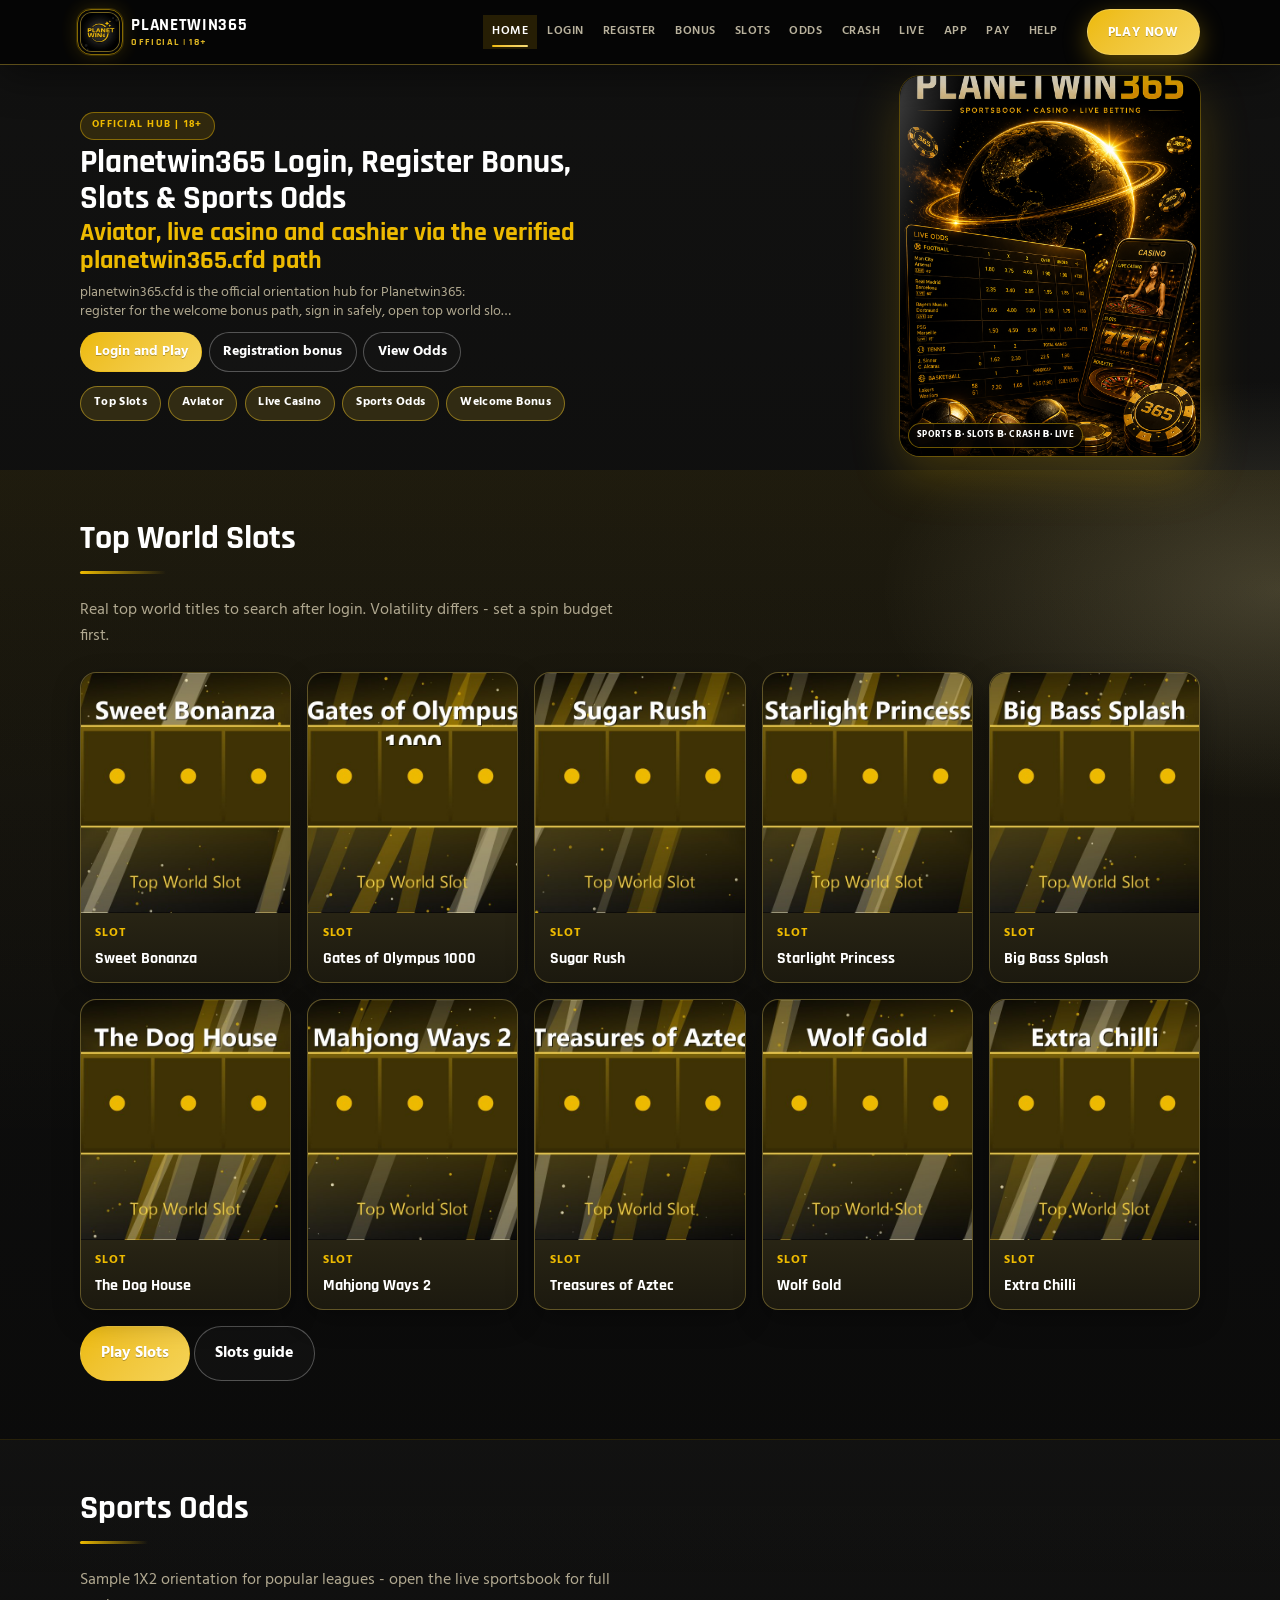
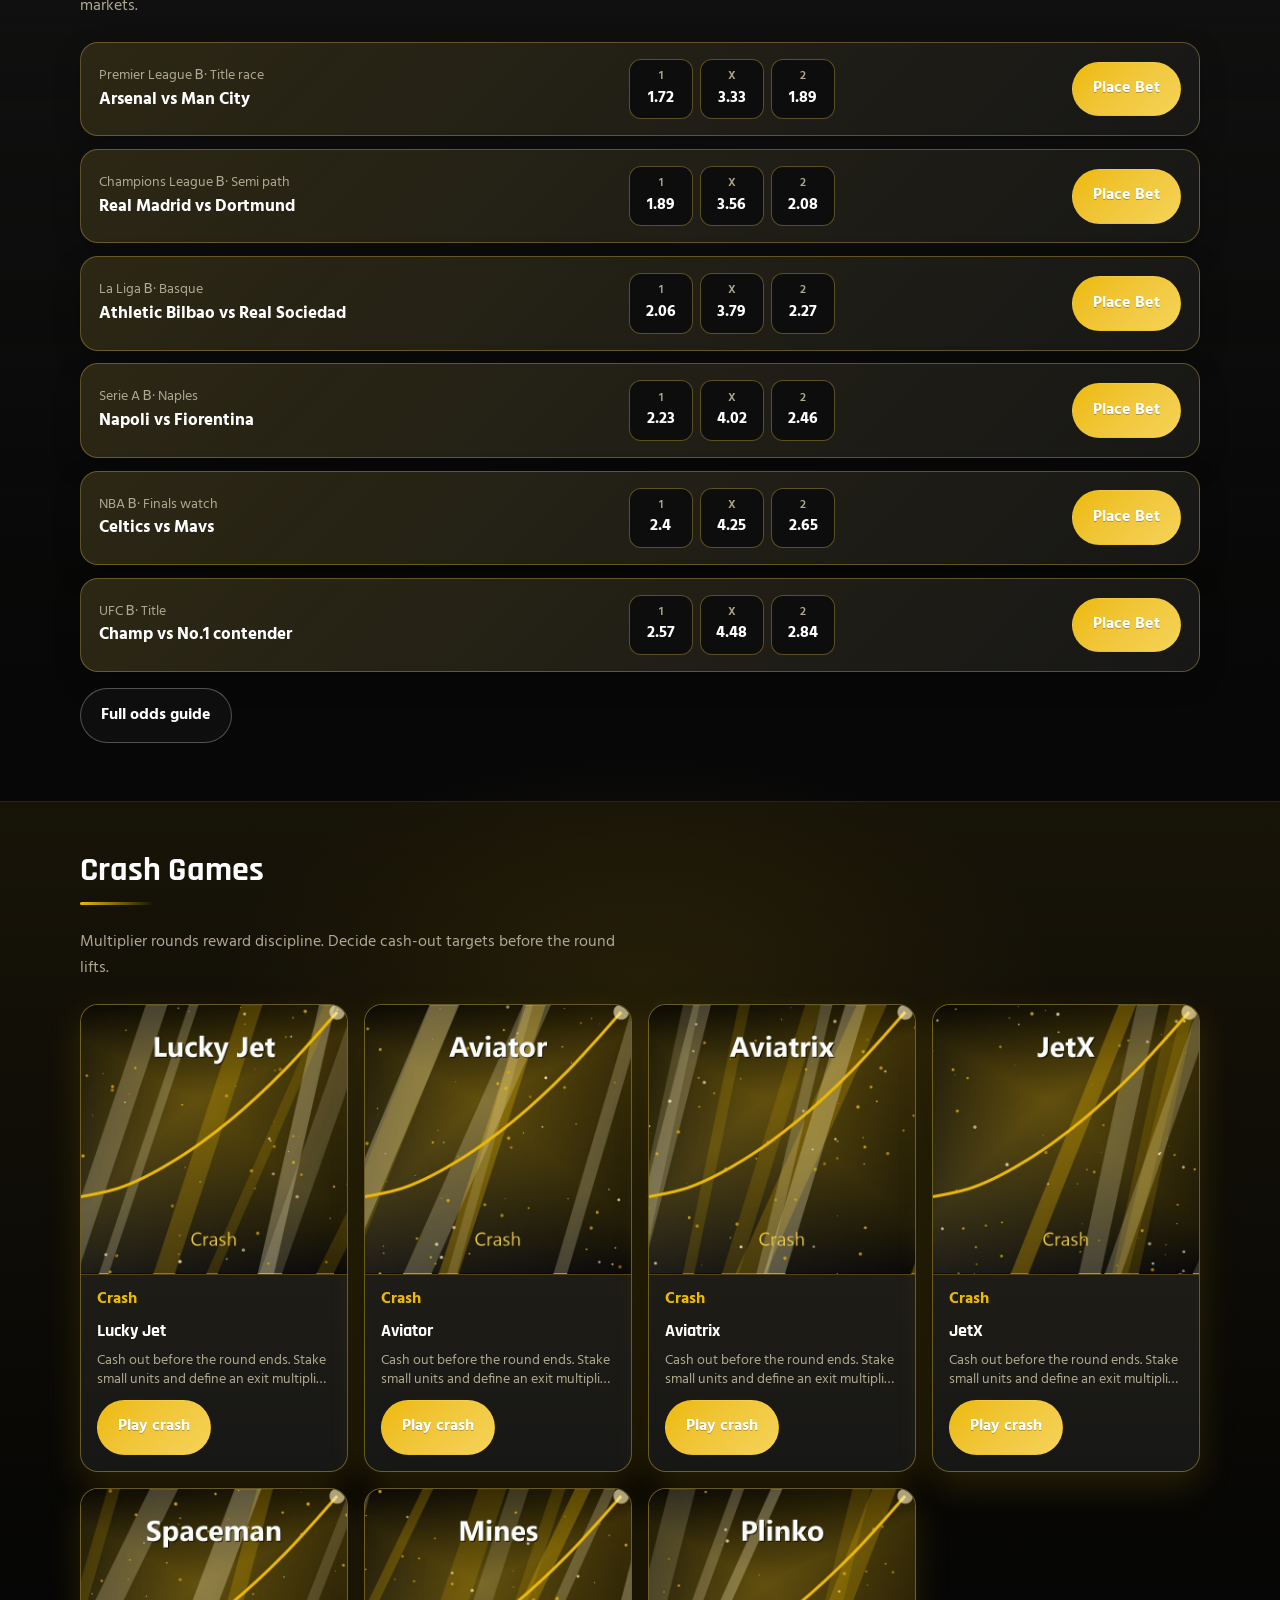
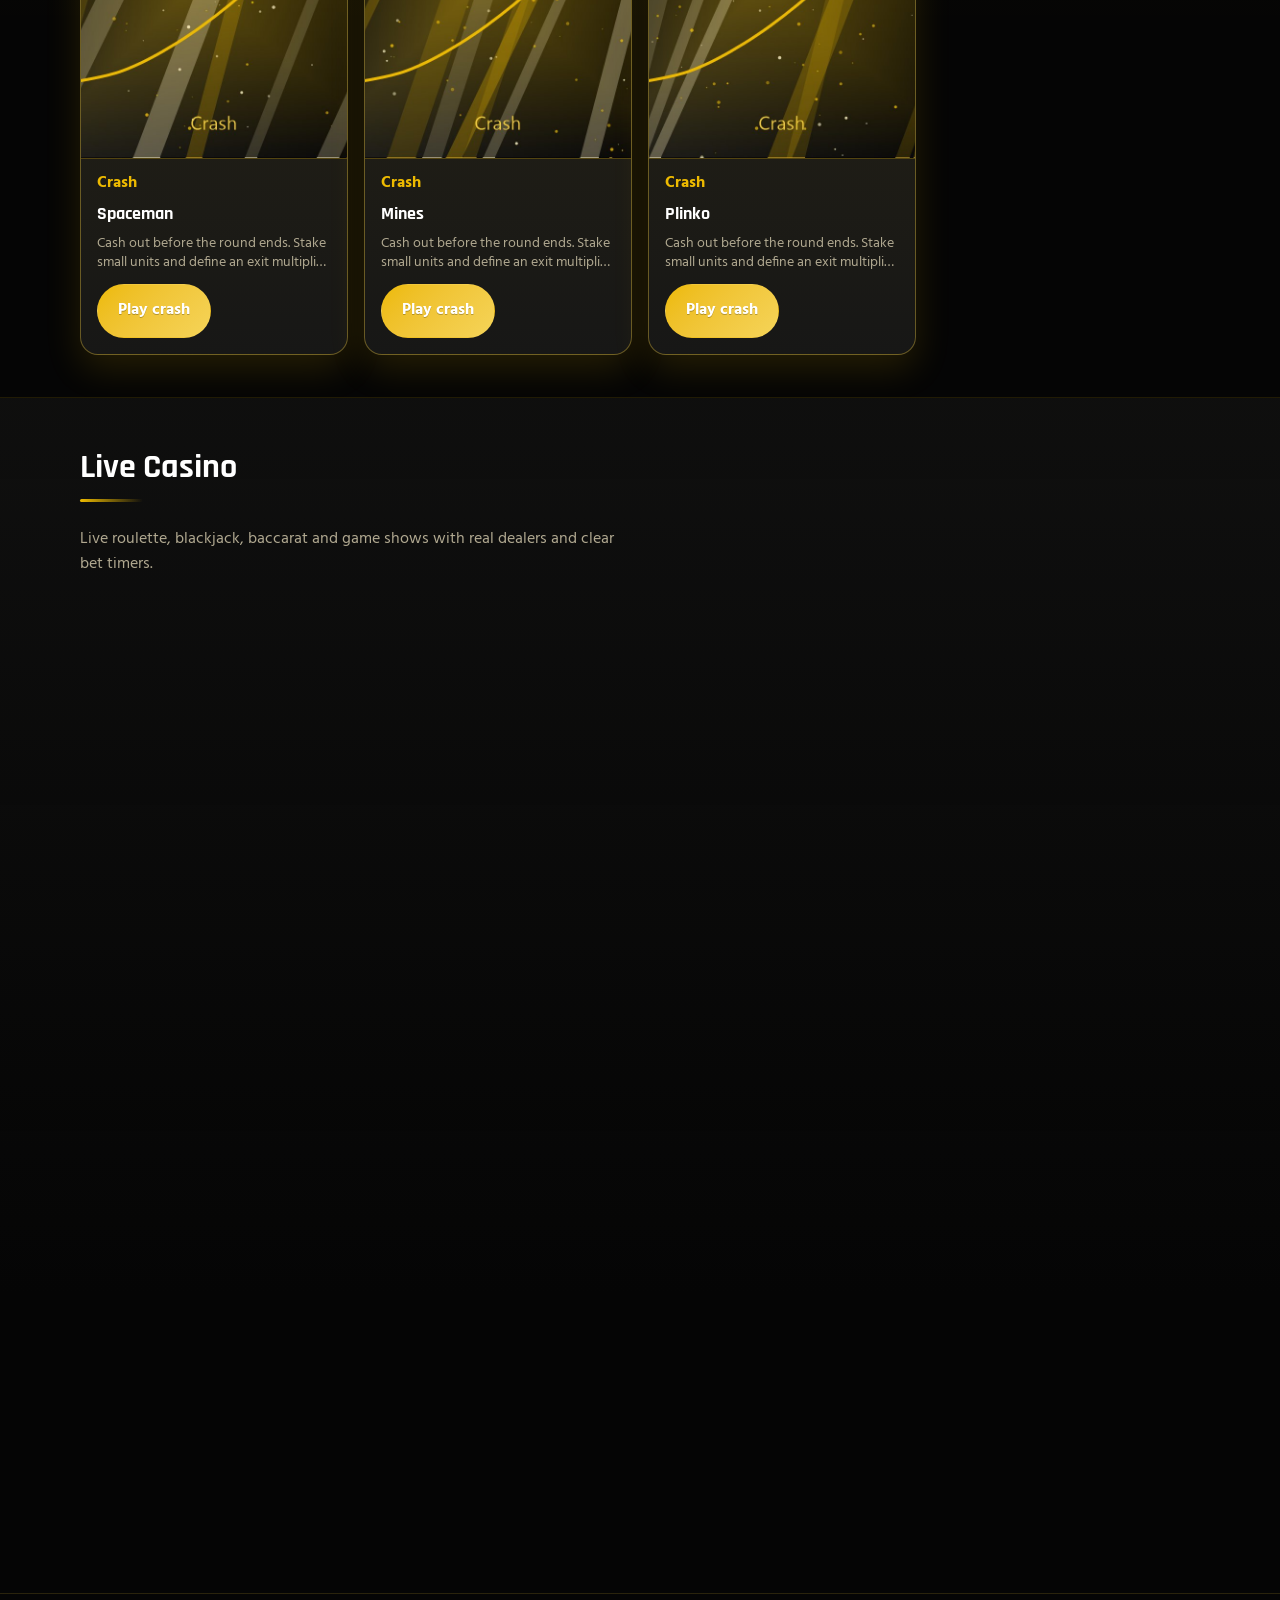
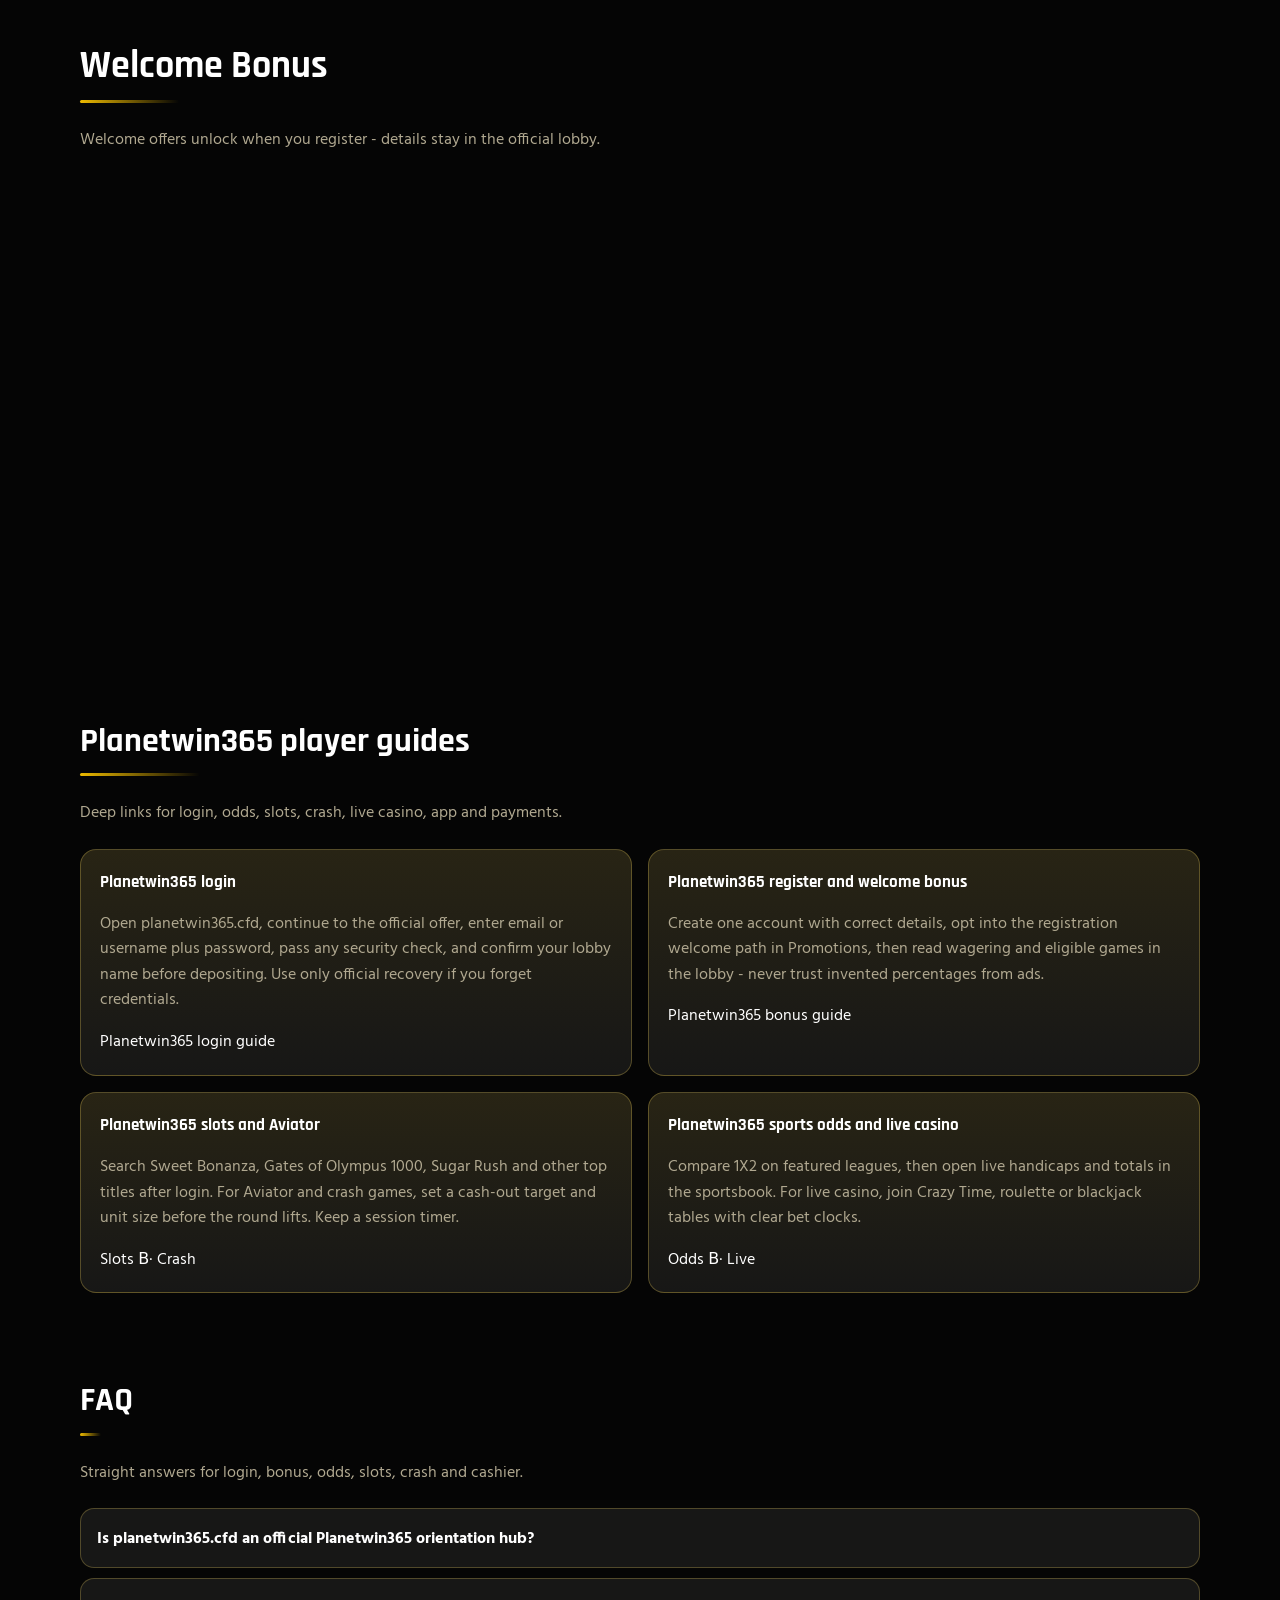
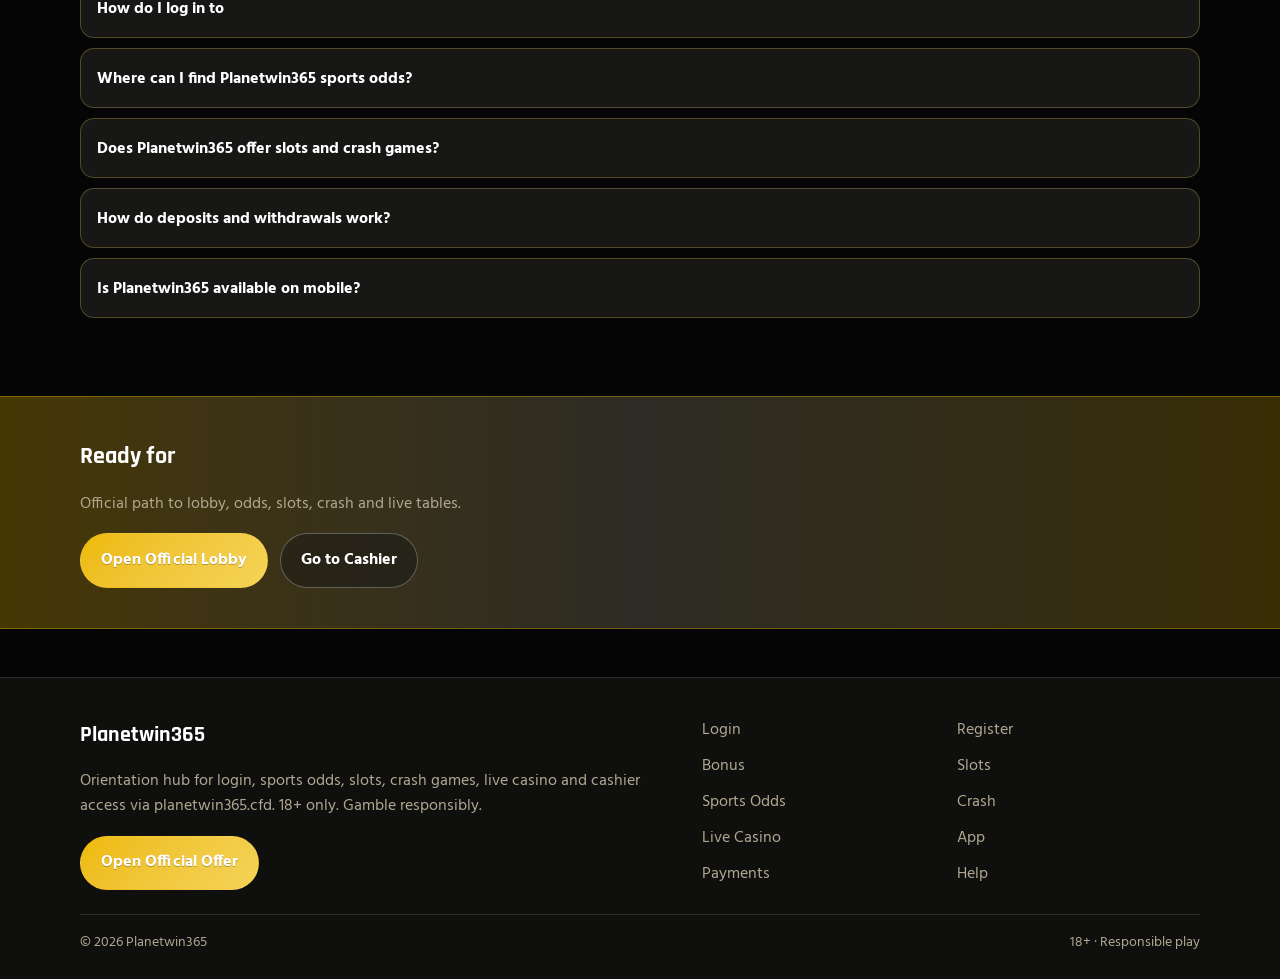
<file: index.html>
<!DOCTYPE html>
<html lang="en">
<head>
<meta charset="utf-8">
<meta name="viewport" content="width=device-width, initial-scale=1">
<title>Planetwin365 Official Login, Register Bonus, Slots, Aviator &amp; Sports Odds | planetwin365.cfd</title>
<meta name="description" content="Planetwin365 on planetwin365.cfd: official login and register, welcome bonus on signup, top slots (Sweet Bonanza, Gates of Olympus 1000, Sugar Rush), Aviator crash, live casino and live sports odds. Cashier and app tips. 18+ only.">
<meta name="keywords" content="Planetwin365, Planetwin365 login, Planetwin365 register, Planetwin365 bonus, Planetwin365 slots, Planetwin365 Aviator, Planetwin365 live casino, Planetwin365 odds, Planetwin365 app, Planetwin365 deposit, Sweet Bonanza, Gates of Olympus 1000, Sugar Rush, Aviator, crash games, sports betting, planetwin365.cfd">
<meta name="robots" content="index,follow,max-image-preview:large">
<link rel="canonical" href="https://planetwin365.cfd/">
<meta property="og:type" content="website">
<meta property="og:site_name" content="Planetwin365">
<meta property="og:title" content="Planetwin365 Official Login, Register Bonus, Slots, Aviator &amp; Sports Odds | planetwin365.cfd">
<meta property="og:description" content="Planetwin365 on planetwin365.cfd: official login and register, welcome bonus on signup, top slots (Sweet Bonanza, Gates of Olympus 1000, Sugar Rush), Aviator crash, live casino and live sports odds. Cashier and app tips. 18+ only.">
<meta property="og:url" content="https://planetwin365.cfd/">
<meta property="og:image" content="https://planetwin365.cfd/assets/og-cover.jpg">
<meta name="twitter:card" content="summary_large_image">
<meta name="twitter:title" content="Planetwin365 Official Login, Register Bonus, Slots, Aviator &amp; Sports Odds | planetwin365.cfd">
<meta name="twitter:description" content="Planetwin365 on planetwin365.cfd: official login and register, welcome bonus on signup, top slots (Sweet Bonanza, Gates of Olympus 1000, Sugar Rush), Aviator crash, live casino and live sports odds. Cashier and app tips. 18+ only.">
<meta name="twitter:image" content="https://planetwin365.cfd/assets/og-cover.jpg">
<link rel="icon" href="/favicon.png" type="image/png">
<link rel="apple-touch-icon" href="/assets/brand/logo.png">
<link rel="manifest" href="/site.webmanifest">
<link rel="preconnect" href="https://fonts.googleapis.com">
<link rel="preconnect" href="https://fonts.gstatic.com" crossorigin>
<link href="https://fonts.googleapis.com/css2?family=Rajdhani:wght@600;700&family=Hind:wght@400;600;700&display=swap" rel="stylesheet">
<link rel="stylesheet" href="/css/styles.css">
<script type="application/ld+json">{"@context":"https://schema.org","@type":"FAQPage","url":"https://planetwin365.cfd/","mainEntity":[{"@type":"Question","name":"Is planetwin365.cfd an official Planetwin365 orientation hub?","acceptedAnswer":{"@type":"Answer","text":"Yes. planetwin365.cfd helps you reach Planetwin365 login, sports odds, slots, crash games, live casino and cashier via the verified offer link. Always confirm you land on the live platform after tapping Play."}},{"@type":"Question","name":"How do I log in to ","acceptedAnswer":{"@type":"Answer","text":"Open the official offer from planetwin365.cfd, enter your registered email or username and password, complete any security check, then confirm your account name appears in the lobby header."}},{"@type":"Question","name":"Where can I find Planetwin365 sports odds?","acceptedAnswer":{"@type":"Answer","text":"Use the sports / odds section on this hub, then continue to the live Planetwin365 sportsbook for 1X2, handicaps, totals and in-play markets across major leagues."}},{"@type":"Question","name":"Does Planetwin365 offer slots and crash games?","acceptedAnswer":{"@type":"Answer","text":"Yes. Popular slots and crash titles are highlighted here so you can jump straight into the lobby catalog after login. Set a session budget before spinning."}},{"@type":"Question","name":"How do deposits and withdrawals work?","acceptedAnswer":{"@type":"Answer","text":"Fund via the cashier after login, complete KYC early if prompted, and use the same verified methods for withdrawals. Keep billing details consistent with your profile."}},{"@type":"Question","name":"Is Planetwin365 available on mobile?","acceptedAnswer":{"@type":"Answer","text":"One account works on phone and desktop browsers. Prefer a stable connection, avoid shared devices, and log out after cash sessions on borrowed phones."}}]}</script>
</head>
<body class="layout-1 home">
<header class="site-header" id="siteHeader">
<div class="wrap header-bar">
<a class="brand" href="/" aria-label="Planetwin365 home">
<span class="brand-mark"><img src="/assets/brand/logo.png" alt="Planetwin365 logo" width="40" height="40"></span>
<span class="brand-copy"><span class="brand-name">Planetwin365</span><span class="brand-tag">Official | 18+</span></span>
</a>
<button class="nav-toggle" id="navToggle" aria-expanded="false" aria-controls="siteNav" type="button" aria-label="Open menu"><span></span><span></span><span></span></button>
<nav class="site-nav" id="siteNav" aria-label="Primary"><a class="nav-link is-active" href="/">Home</a><a class="nav-link" href="/planet-login.html">Login</a><a class="nav-link" href="/planet-join.html">Register</a><a class="nav-link" href="/planet-bonus.html">Bonus</a><a class="nav-link" href="/planet-slots.html">Slots</a><a class="nav-link" href="/planet-odds.html">Odds</a><a class="nav-link" href="/planet-crash.html">Crash</a><a class="nav-link" href="/planet-live.html">Live</a><a class="nav-link" href="/planet-app.html">App</a><a class="nav-link" href="/planet-pay.html">Pay</a><a class="nav-link" href="/planet-help.html">Help</a></nav>
<a class="btn btn-accent header-cta" href="https://martell892.online/3PKXtKzj?sub_id_1=planetwin365.cfd" rel="nofollow sponsored noopener" target="_blank">Play Now</a>
</div>
</header>
<section class="hero"><div class="wrap"><div class="hero-shell">
<div class="hero-copy reveal">
<div class="eyebrow eyebrow-pill">Official hub | 18+</div>
<h1>Planetwin365 Login, Register Bonus, Slots &amp; Sports Odds<span>Aviator, live casino and cashier via the verified planetwin365.cfd path</span></h1>
<p class="lead">planetwin365.cfd is the official orientation hub for Planetwin365: register for the welcome bonus path, sign in safely, open top world slots before sports markets, play Aviator-style crash, join live tables, and use cashier without fake mirrors. Clear product paths for real players.</p>
<div class="cta-row">
<a class="btn btn-accent" href="https://martell892.online/3PKXtKzj?sub_id_1=planetwin365.cfd" rel="nofollow sponsored noopener" target="_blank">Login and Play</a>
<a class="btn btn-ghost" href="/planet-bonus.html">Registration bonus</a>
<a class="btn btn-ghost" href="/planet-odds.html">View Odds</a>
</div>
<div class="hero-chips" aria-label="Quick links">
<a class="chip chip-hot" href="#slots">Top Slots</a>
<a class="chip chip-hot" href="#crash">Aviator</a>
<a class="chip chip-hot" href="#live">Live Casino</a>
<a class="chip chip-hot" href="#odds">Sports Odds</a>
<a class="chip chip-hot" href="#bonus">Welcome Bonus</a>
</div>
</div>
<div class="hero-visual hero-stage reveal" aria-label="Planetwin365 sports and betting">
<div class="hero-glow" aria-hidden="true"></div>
<img class="hero-img" src="/assets/hero.jpg" alt="Planetwin365 sports betting and casino" width="768" height="1024" loading="eager">
<div class="hero-shine" aria-hidden="true"></div>
<div class="hero-badge">Sports В· Slots В· Crash В· Live</div>
</div>
</div></div></section>
<section class="section section-hot" id="slots"><div class="wrap">
<div class="section-head"><h2>Top World Slots</h2><p class="mute">Real top world titles to search after login. Volatility differs - set a spin budget first.</p></div>
<div class="card-grid"><article class="game-card"><a class="js-offer-card" href="https://martell892.online/3PKXtKzj?sub_id_1=planetwin365.cfd" rel="nofollow sponsored noopener" target="_blank"><img src="/assets/slots/slot-01.jpg" alt="Sweet Bonanza" width="320" height="240" loading="lazy"><div class="card-meta"><div class="tag">Slot</div><h3>Sweet Bonanza</h3></div></a></article><article class="game-card"><a class="js-offer-card" href="https://martell892.online/3PKXtKzj?sub_id_1=planetwin365.cfd" rel="nofollow sponsored noopener" target="_blank"><img src="/assets/slots/slot-02.jpg" alt="Gates of Olympus 1000" width="320" height="240" loading="lazy"><div class="card-meta"><div class="tag">Slot</div><h3>Gates of Olympus 1000</h3></div></a></article><article class="game-card"><a class="js-offer-card" href="https://martell892.online/3PKXtKzj?sub_id_1=planetwin365.cfd" rel="nofollow sponsored noopener" target="_blank"><img src="/assets/slots/slot-03.jpg" alt="Sugar Rush" width="320" height="240" loading="lazy"><div class="card-meta"><div class="tag">Slot</div><h3>Sugar Rush</h3></div></a></article><article class="game-card"><a class="js-offer-card" href="https://martell892.online/3PKXtKzj?sub_id_1=planetwin365.cfd" rel="nofollow sponsored noopener" target="_blank"><img src="/assets/slots/slot-04.jpg" alt="Starlight Princess" width="320" height="240" loading="lazy"><div class="card-meta"><div class="tag">Slot</div><h3>Starlight Princess</h3></div></a></article><article class="game-card"><a class="js-offer-card" href="https://martell892.online/3PKXtKzj?sub_id_1=planetwin365.cfd" rel="nofollow sponsored noopener" target="_blank"><img src="/assets/slots/slot-05.jpg" alt="Big Bass Splash" width="320" height="240" loading="lazy"><div class="card-meta"><div class="tag">Slot</div><h3>Big Bass Splash</h3></div></a></article><article class="game-card"><a class="js-offer-card" href="https://martell892.online/3PKXtKzj?sub_id_1=planetwin365.cfd" rel="nofollow sponsored noopener" target="_blank"><img src="/assets/slots/slot-06.jpg" alt="The Dog House" width="320" height="240" loading="lazy"><div class="card-meta"><div class="tag">Slot</div><h3>The Dog House</h3></div></a></article><article class="game-card"><a class="js-offer-card" href="https://martell892.online/3PKXtKzj?sub_id_1=planetwin365.cfd" rel="nofollow sponsored noopener" target="_blank"><img src="/assets/slots/slot-07.jpg" alt="Mahjong Ways 2" width="320" height="240" loading="lazy"><div class="card-meta"><div class="tag">Slot</div><h3>Mahjong Ways 2</h3></div></a></article><article class="game-card"><a class="js-offer-card" href="https://martell892.online/3PKXtKzj?sub_id_1=planetwin365.cfd" rel="nofollow sponsored noopener" target="_blank"><img src="/assets/slots/slot-08.jpg" alt="Treasures of Aztec" width="320" height="240" loading="lazy"><div class="card-meta"><div class="tag">Slot</div><h3>Treasures of Aztec</h3></div></a></article><article class="game-card"><a class="js-offer-card" href="https://martell892.online/3PKXtKzj?sub_id_1=planetwin365.cfd" rel="nofollow sponsored noopener" target="_blank"><img src="/assets/slots/slot-09.jpg" alt="Wolf Gold" width="320" height="240" loading="lazy"><div class="card-meta"><div class="tag">Slot</div><h3>Wolf Gold</h3></div></a></article><article class="game-card"><a class="js-offer-card" href="https://martell892.online/3PKXtKzj?sub_id_1=planetwin365.cfd" rel="nofollow sponsored noopener" target="_blank"><img src="/assets/slots/slot-10.jpg" alt="Extra Chilli" width="320" height="240" loading="lazy"><div class="card-meta"><div class="tag">Slot</div><h3>Extra Chilli</h3></div></a></article></div>
<p style="margin-top:1rem"><a class="btn btn-accent" href="https://martell892.online/3PKXtKzj?sub_id_1=planetwin365.cfd" rel="nofollow sponsored noopener" target="_blank">Play Slots</a>
<a class="btn btn-ghost" href="/planet-slots.html">Slots guide</a></p>
</div></section>
<section class="section section-alt" id="odds"><div class="wrap">
<div class="section-head"><h2>Sports Odds</h2><p class="mute">Sample 1X2 orientation for popular leagues - open the live sportsbook for full markets.</p></div>
<div class="odds-board"><article class="odds-row">
<div><div class="odds-meta">Premier League В· Title race</div>
<div class="odds-match">Arsenal vs Man City</div></div>
<div class="odds-prices"><div class="price"><small>1</small>1.72</div><div class="price"><small>X</small>3.33</div><div class="price"><small>2</small>1.89</div></div>
<a class="btn btn-accent" href="https://martell892.online/3PKXtKzj?sub_id_1=planetwin365.cfd" rel="nofollow sponsored noopener" target="_blank">Place Bet</a>
</article>
<article class="odds-row">
<div><div class="odds-meta">Champions League В· Semi path</div>
<div class="odds-match">Real Madrid vs Dortmund</div></div>
<div class="odds-prices"><div class="price"><small>1</small>1.89</div><div class="price"><small>X</small>3.56</div><div class="price"><small>2</small>2.08</div></div>
<a class="btn btn-accent" href="https://martell892.online/3PKXtKzj?sub_id_1=planetwin365.cfd" rel="nofollow sponsored noopener" target="_blank">Place Bet</a>
</article>
<article class="odds-row">
<div><div class="odds-meta">La Liga В· Basque</div>
<div class="odds-match">Athletic Bilbao vs Real Sociedad</div></div>
<div class="odds-prices"><div class="price"><small>1</small>2.06</div><div class="price"><small>X</small>3.79</div><div class="price"><small>2</small>2.27</div></div>
<a class="btn btn-accent" href="https://martell892.online/3PKXtKzj?sub_id_1=planetwin365.cfd" rel="nofollow sponsored noopener" target="_blank">Place Bet</a>
</article>
<article class="odds-row">
<div><div class="odds-meta">Serie A В· Naples</div>
<div class="odds-match">Napoli vs Fiorentina</div></div>
<div class="odds-prices"><div class="price"><small>1</small>2.23</div><div class="price"><small>X</small>4.02</div><div class="price"><small>2</small>2.46</div></div>
<a class="btn btn-accent" href="https://martell892.online/3PKXtKzj?sub_id_1=planetwin365.cfd" rel="nofollow sponsored noopener" target="_blank">Place Bet</a>
</article>
<article class="odds-row">
<div><div class="odds-meta">NBA В· Finals watch</div>
<div class="odds-match">Celtics vs Mavs</div></div>
<div class="odds-prices"><div class="price"><small>1</small>2.4</div><div class="price"><small>X</small>4.25</div><div class="price"><small>2</small>2.65</div></div>
<a class="btn btn-accent" href="https://martell892.online/3PKXtKzj?sub_id_1=planetwin365.cfd" rel="nofollow sponsored noopener" target="_blank">Place Bet</a>
</article>
<article class="odds-row">
<div><div class="odds-meta">UFC В· Title</div>
<div class="odds-match">Champ vs No.1 contender</div></div>
<div class="odds-prices"><div class="price"><small>1</small>2.57</div><div class="price"><small>X</small>4.48</div><div class="price"><small>2</small>2.84</div></div>
<a class="btn btn-accent" href="https://martell892.online/3PKXtKzj?sub_id_1=planetwin365.cfd" rel="nofollow sponsored noopener" target="_blank">Place Bet</a>
</article></div>
<p style="margin-top:1rem"><a class="btn btn-ghost" href="/planet-odds.html">Full odds guide</a></p>
</div></section>
<section class="section section-hot" id="crash"><div class="wrap">
<div class="section-head"><h2>Crash Games</h2><p class="mute">Multiplier rounds reward discipline. Decide cash-out targets before the round lifts.</p></div>
<div class="crash-grid"><article class="panel media-panel"><img src="/assets/crash/crash-01.jpg" alt="Lucky Jet" width="480" height="270" loading="lazy"><div class="tag">Crash</div><h3>Lucky Jet</h3><p class="mute">Cash out before the round ends. Stake small units and define an exit multiplier first.</p><a class="btn btn-accent" href="https://martell892.online/3PKXtKzj?sub_id_1=planetwin365.cfd" rel="nofollow sponsored noopener" target="_blank">Play crash</a></article><article class="panel media-panel"><img src="/assets/crash/crash-02.jpg" alt="Aviator" width="480" height="270" loading="lazy"><div class="tag">Crash</div><h3>Aviator</h3><p class="mute">Cash out before the round ends. Stake small units and define an exit multiplier first.</p><a class="btn btn-accent" href="https://martell892.online/3PKXtKzj?sub_id_1=planetwin365.cfd" rel="nofollow sponsored noopener" target="_blank">Play crash</a></article><article class="panel media-panel"><img src="/assets/crash/crash-03.jpg" alt="Aviatrix" width="480" height="270" loading="lazy"><div class="tag">Crash</div><h3>Aviatrix</h3><p class="mute">Cash out before the round ends. Stake small units and define an exit multiplier first.</p><a class="btn btn-accent" href="https://martell892.online/3PKXtKzj?sub_id_1=planetwin365.cfd" rel="nofollow sponsored noopener" target="_blank">Play crash</a></article><article class="panel media-panel"><img src="/assets/crash/crash-04.jpg" alt="JetX" width="480" height="270" loading="lazy"><div class="tag">Crash</div><h3>JetX</h3><p class="mute">Cash out before the round ends. Stake small units and define an exit multiplier first.</p><a class="btn btn-accent" href="https://martell892.online/3PKXtKzj?sub_id_1=planetwin365.cfd" rel="nofollow sponsored noopener" target="_blank">Play crash</a></article><article class="panel media-panel"><img src="/assets/crash/crash-05.jpg" alt="Spaceman" width="480" height="270" loading="lazy"><div class="tag">Crash</div><h3>Spaceman</h3><p class="mute">Cash out before the round ends. Stake small units and define an exit multiplier first.</p><a class="btn btn-accent" href="https://martell892.online/3PKXtKzj?sub_id_1=planetwin365.cfd" rel="nofollow sponsored noopener" target="_blank">Play crash</a></article><article class="panel media-panel"><img src="/assets/crash/crash-06.jpg" alt="Mines" width="480" height="270" loading="lazy"><div class="tag">Crash</div><h3>Mines</h3><p class="mute">Cash out before the round ends. Stake small units and define an exit multiplier first.</p><a class="btn btn-accent" href="https://martell892.online/3PKXtKzj?sub_id_1=planetwin365.cfd" rel="nofollow sponsored noopener" target="_blank">Play crash</a></article><article class="panel media-panel"><img src="/assets/crash/crash-07.jpg" alt="Plinko" width="480" height="270" loading="lazy"><div class="tag">Crash</div><h3>Plinko</h3><p class="mute">Cash out before the round ends. Stake small units and define an exit multiplier first.</p><a class="btn btn-accent" href="https://martell892.online/3PKXtKzj?sub_id_1=planetwin365.cfd" rel="nofollow sponsored noopener" target="_blank">Play crash</a></article></div>
</div></section>
<section class="section section-alt" id="live"><div class="wrap">
<div class="section-head"><h2>Live Casino</h2><p class="mute">Live roulette, blackjack, baccarat and game shows with real dealers and clear bet timers.</p></div>
<div class="live-grid"><article class="panel media-panel"><img src="/assets/live/live-01.jpg" alt="Crazy Time" width="480" height="270" loading="lazy"><div class="tag">Live</div><h3>Crazy Time</h3><p class="mute">Real dealers, paced rounds, clear bet clocks - join after login.</p><a class="btn btn-accent" href="https://martell892.online/3PKXtKzj?sub_id_1=planetwin365.cfd" rel="nofollow sponsored noopener" target="_blank">Open table</a></article><article class="panel media-panel"><img src="/assets/live/live-02.jpg" alt="Blackjack" width="480" height="270" loading="lazy"><div class="tag">Live</div><h3>Blackjack</h3><p class="mute">Real dealers, paced rounds, clear bet clocks - join after login.</p><a class="btn btn-accent" href="https://martell892.online/3PKXtKzj?sub_id_1=planetwin365.cfd" rel="nofollow sponsored noopener" target="_blank">Open table</a></article><article class="panel media-panel"><img src="/assets/live/live-03.jpg" alt="Lightning Roulette" width="480" height="270" loading="lazy"><div class="tag">Live</div><h3>Lightning Roulette</h3><p class="mute">Real dealers, paced rounds, clear bet clocks - join after login.</p><a class="btn btn-accent" href="https://martell892.online/3PKXtKzj?sub_id_1=planetwin365.cfd" rel="nofollow sponsored noopener" target="_blank">Open table</a></article><article class="panel media-panel"><img src="/assets/live/live-04.jpg" alt="Mega Wheel" width="480" height="270" loading="lazy"><div class="tag">Live</div><h3>Mega Wheel</h3><p class="mute">Real dealers, paced rounds, clear bet clocks - join after login.</p><a class="btn btn-accent" href="https://martell892.online/3PKXtKzj?sub_id_1=planetwin365.cfd" rel="nofollow sponsored noopener" target="_blank">Open table</a></article><article class="panel media-panel"><img src="/assets/live/live-05.jpg" alt="Baccarat" width="480" height="270" loading="lazy"><div class="tag">Live</div><h3>Baccarat</h3><p class="mute">Real dealers, paced rounds, clear bet clocks - join after login.</p><a class="btn btn-accent" href="https://martell892.online/3PKXtKzj?sub_id_1=planetwin365.cfd" rel="nofollow sponsored noopener" target="_blank">Open table</a></article></div>
</div></section>
<section class="section bonus-spotlight" id="bonus"><div class="wrap">
<div class="section-head"><h2>Welcome Bonus</h2><p class="mute">Welcome offers unlock when you register - details stay in the official lobby.</p></div>
<div class="bonus-box bonus-box-accent"><div>
<div class="bonus-kicker">On registration</div>
<h3>Register on Planetwin365 and open the welcome bonus path</h3>
<p class="mute">New players can claim a registration welcome offer after signup. Exact package, wagering, game weighting and expiry are shown only in the official promotions panel - this hub never invents amounts or percentages.</p>
<ul class="mute">
<li>Create your account via the official offer, then open Promotions to see the current welcome path.</li>
<li>Read wagering, max bet while clearing, eligible slots vs sports vs crash, and expiry before you opt in.</li>
<li>Finish KYC early so withdrawals are smooth after wagering clears.</li>
<li>If the terms do not fit your bankroll plan, skip the promo and play cash-only.</li>
</ul>
</div>
<div class="bonus-cta-panel">
<p class="bonus-cta-note">Registration first. Terms in lobby.</p>
<div class="cta-row" style="justify-content:flex-end">
<a class="btn btn-accent" href="https://martell892.online/3PKXtKzj?sub_id_1=planetwin365.cfd" rel="nofollow sponsored noopener" target="_blank">Register &amp; Claim Path</a>
<a class="btn btn-ghost" href="/planet-bonus.html">Bonus guide</a>
</div>
</div></div></div></section>
<section class="section" id="seo"><div class="wrap">
<div class="section-head"><h2>Planetwin365 player guides</h2><p class="mute">Deep links for login, odds, slots, crash, live casino, app and payments.</p></div>
<div class="seo-stack"><article class="seo-card"><h3>Planetwin365 login</h3><p class="mute">Open planetwin365.cfd, continue to the official offer, enter email or username plus password, pass any security check, and confirm your lobby name before depositing. Use only official recovery if you forget credentials.</p><a href="/planet-login.html">Planetwin365 login guide</a></article>
<article class="seo-card"><h3>Planetwin365 register and welcome bonus</h3><p class="mute">Create one account with correct details, opt into the registration welcome path in Promotions, then read wagering and eligible games in the lobby - never trust invented percentages from ads.</p><a href="/planet-bonus.html">Planetwin365 bonus guide</a></article>
<article class="seo-card"><h3>Planetwin365 slots and Aviator</h3><p class="mute">Search Sweet Bonanza, Gates of Olympus 1000, Sugar Rush and other top titles after login. For Aviator and crash games, set a cash-out target and unit size before the round lifts. Keep a session timer.</p><a href="/planet-slots.html">Slots</a> В· <a href="/planet-crash.html">Crash</a></article>
<article class="seo-card"><h3>Planetwin365 sports odds and live casino</h3><p class="mute">Compare 1X2 on featured leagues, then open live handicaps and totals in the sportsbook. For live casino, join Crazy Time, roulette or blackjack tables with clear bet clocks.</p><a href="/planet-odds.html">Odds</a> В· <a href="/planet-live.html">Live</a></article></div>
</div></section>
<section class="faq wrap" id="faq"><div class="section-head"><h2>FAQ</h2><p class="mute">Straight answers for login, bonus, odds, slots, crash and cashier.</p></div><div class="faq-list"><details class="faq-item"><summary>Is planetwin365.cfd an official Planetwin365 orientation hub?</summary><p>Yes. planetwin365.cfd helps you reach Planetwin365 login, sports odds, slots, crash games, live casino and cashier via the verified offer link. Always confirm you land on the live platform after tapping Play.</p></details><details class="faq-item"><summary>How do I log in to </summary><p>Open the official offer from planetwin365.cfd, enter your registered email or username and password, complete any security check, then confirm your account name appears in the lobby header.</p></details><details class="faq-item"><summary>Where can I find Planetwin365 sports odds?</summary><p>Use the sports / odds section on this hub, then continue to the live Planetwin365 sportsbook for 1X2, handicaps, totals and in-play markets across major leagues.</p></details><details class="faq-item"><summary>Does Planetwin365 offer slots and crash games?</summary><p>Yes. Popular slots and crash titles are highlighted here so you can jump straight into the lobby catalog after login. Set a session budget before spinning.</p></details><details class="faq-item"><summary>How do deposits and withdrawals work?</summary><p>Fund via the cashier after login, complete KYC early if prompted, and use the same verified methods for withdrawals. Keep billing details consistent with your profile.</p></details><details class="faq-item"><summary>Is Planetwin365 available on mobile?</summary><p>One account works on phone and desktop browsers. Prefer a stable connection, avoid shared devices, and log out after cash sessions on borrowed phones.</p></details></div></section>
<section class="cta-band"><div class="wrap cta-inner">
<h2>Ready for </h2>
<p class="mute">Official path to lobby, odds, slots, crash and live tables.</p>
<div class="cta-row">
<a class="btn btn-accent" href="https://martell892.online/3PKXtKzj?sub_id_1=planetwin365.cfd" rel="nofollow sponsored noopener" target="_blank">Open Official Lobby</a>
<a class="btn btn-ghost" href="https://martell892.online/3PKXtKzj?sub_id_1=planetwin365.cfd" rel="nofollow sponsored noopener" target="_blank">Go to Cashier</a>
</div></div></section>
<footer class="site-footer">
<div class="wrap footer-grid">
<div>
<div class="footer-brand">Planetwin365</div>
<p class="mute">Orientation hub for login, sports odds, slots, crash games, live casino and cashier access via planetwin365.cfd. 18+ only. Gamble responsibly.</p>
<a class="btn btn-accent" href="https://martell892.online/3PKXtKzj?sub_id_1=planetwin365.cfd" rel="nofollow sponsored noopener" target="_blank">Open Official Offer</a>
</div>
<div class="footer-links"><a href="/planet-login.html">Login</a><a href="/planet-join.html">Register</a><a href="/planet-bonus.html">Bonus</a><a href="/planet-slots.html">Slots</a><a href="/planet-odds.html">Sports Odds</a><a href="/planet-crash.html">Crash</a><a href="/planet-live.html">Live Casino</a><a href="/planet-app.html">App</a><a href="/planet-pay.html">Payments</a><a href="/planet-help.html">Help</a></div>
</div>
<div class="wrap footer-base"><span>&copy; 2026 Planetwin365</span><span>18+ &middot; Responsible play</span></div>
</footer>
<script src="/js/main.js"></script>
</body>
</html>
</file>
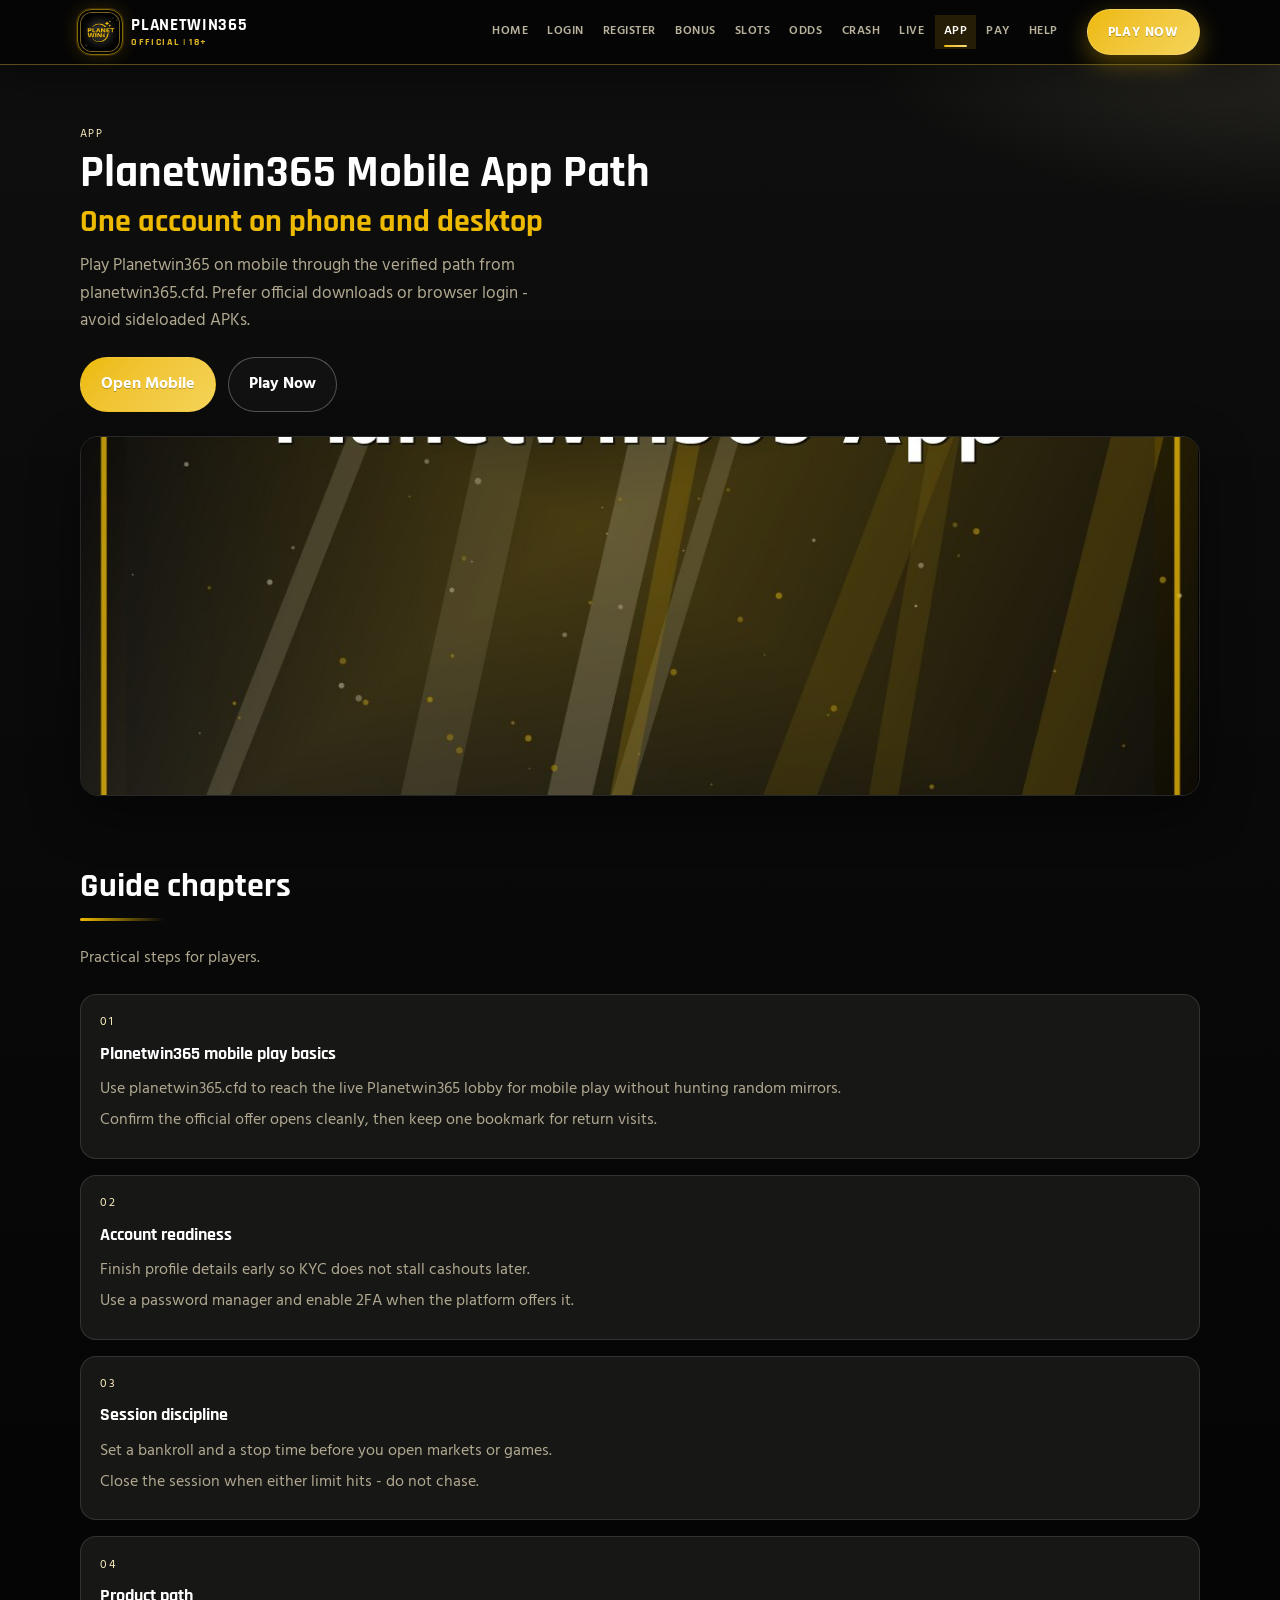
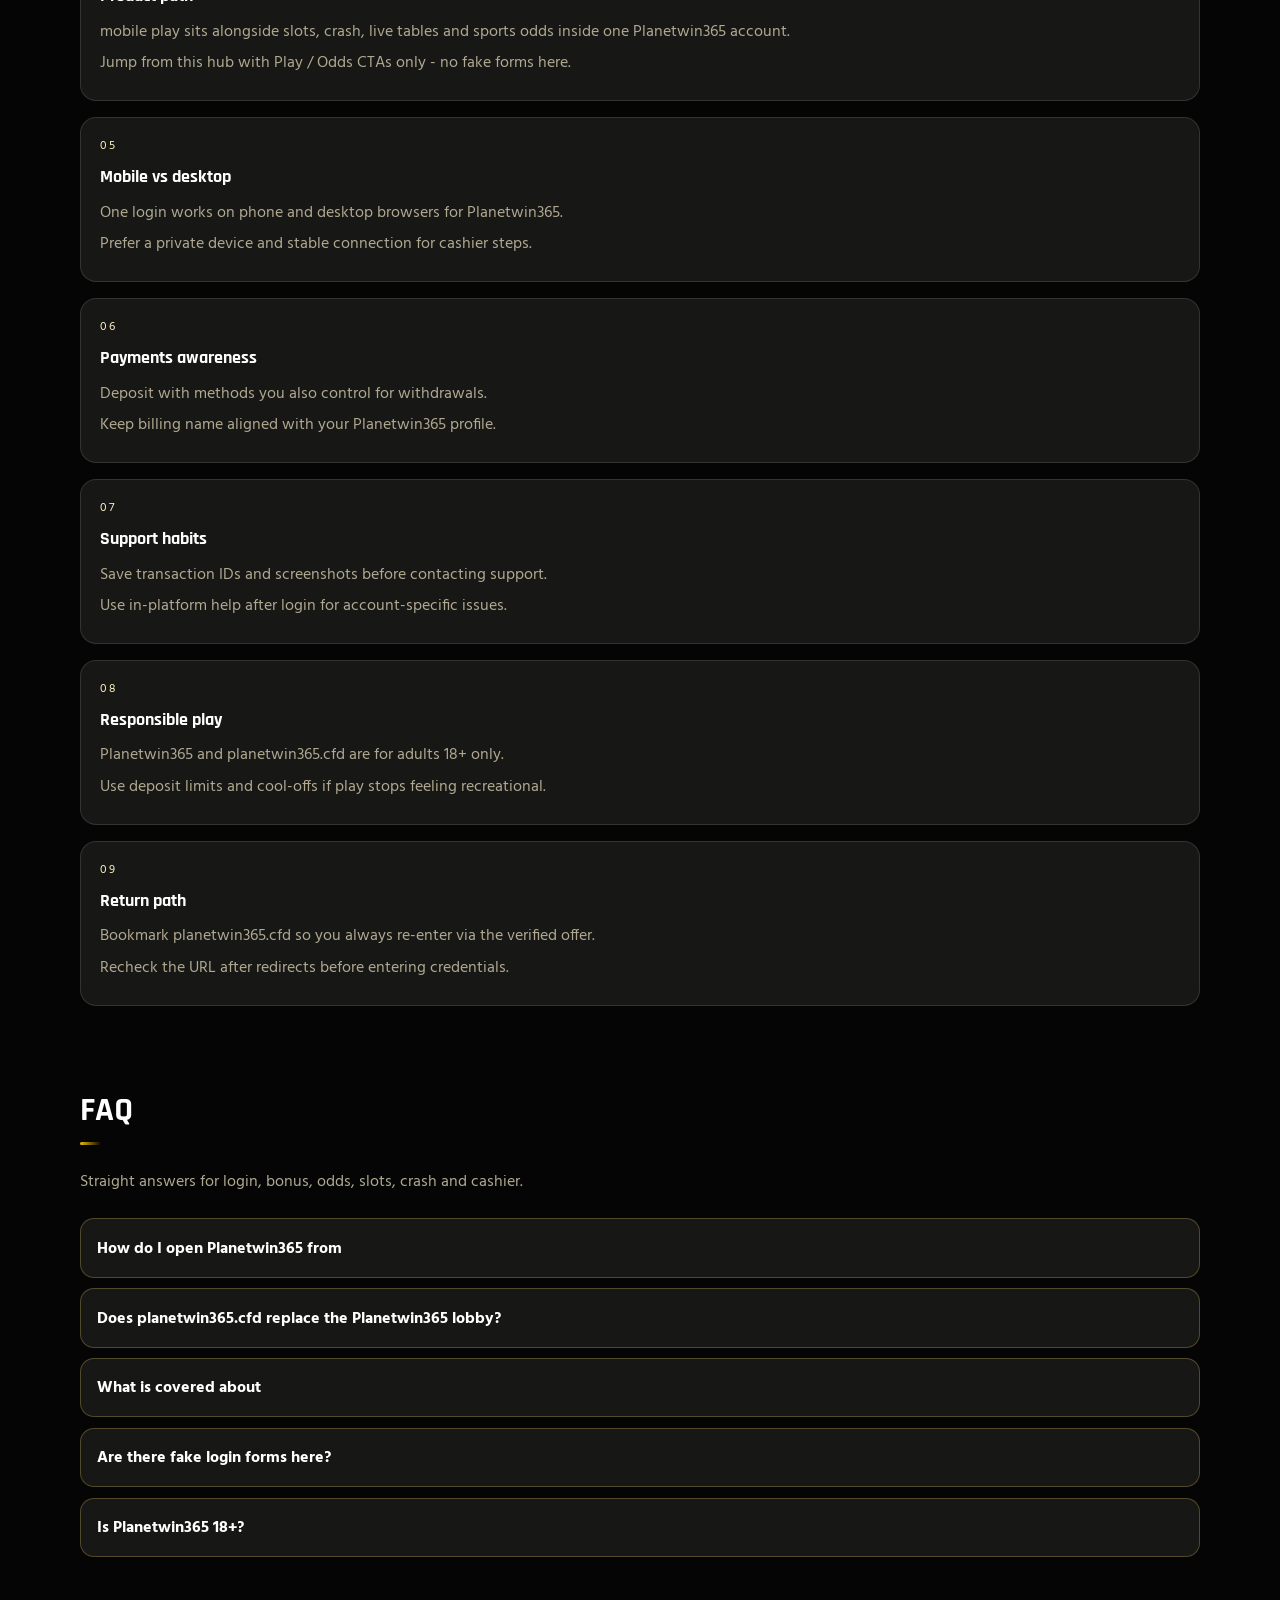
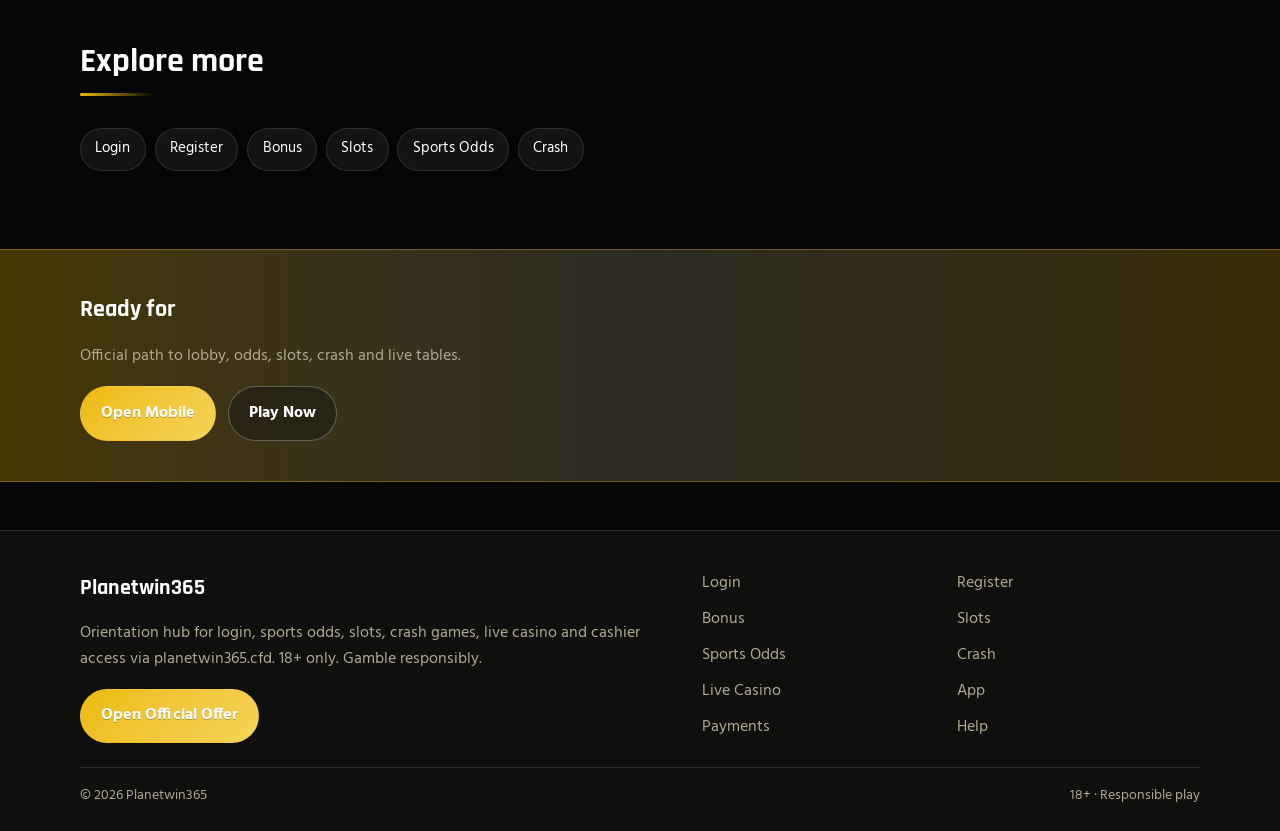
<file: planet-app.html>
<!DOCTYPE html>
<html lang="en">
<head>
<meta charset="utf-8">
<meta name="viewport" content="width=device-width, initial-scale=1">
<title>Planetwin365 App &amp; Mobile Play - Same Account | planetwin365.cfd</title>
<meta name="description" content="Use Planetwin365 on mobile via planetwin365.cfd: one account, browser tips, secure sessions. 18+.">
<meta name="keywords" content="Planetwin365, Planetwin365 App, Planetwin365 login, Planetwin365 bonus, Planetwin365 slots, Planetwin365 odds, planetwin365.cfd">
<meta name="robots" content="index,follow,max-image-preview:large">
<link rel="canonical" href="https://planetwin365.cfd/planet-app.html">
<meta property="og:type" content="website">
<meta property="og:site_name" content="Planetwin365">
<meta property="og:title" content="Planetwin365 App &amp; Mobile Play - Same Account | planetwin365.cfd">
<meta property="og:description" content="Use Planetwin365 on mobile via planetwin365.cfd: one account, browser tips, secure sessions. 18+.">
<meta property="og:url" content="https://planetwin365.cfd/planet-app.html">
<meta property="og:image" content="https://planetwin365.cfd/assets/pages/planet-app.jpg">
<meta name="twitter:card" content="summary_large_image">
<meta name="twitter:title" content="Planetwin365 App &amp; Mobile Play - Same Account | planetwin365.cfd">
<meta name="twitter:description" content="Use Planetwin365 on mobile via planetwin365.cfd: one account, browser tips, secure sessions. 18+.">
<meta name="twitter:image" content="https://planetwin365.cfd/assets/pages/planet-app.jpg">
<link rel="icon" href="/favicon.png" type="image/png">
<link rel="apple-touch-icon" href="/assets/brand/logo.png">
<link rel="manifest" href="/site.webmanifest">
<link rel="preconnect" href="https://fonts.googleapis.com">
<link rel="preconnect" href="https://fonts.gstatic.com" crossorigin>
<link href="https://fonts.googleapis.com/css2?family=Rajdhani:wght@600;700&family=Hind:wght@400;600;700&display=swap" rel="stylesheet">
<link rel="stylesheet" href="/css/styles.css">
<script type="application/ld+json">{"@context":"https://schema.org","@type":"FAQPage","url":"https://planetwin365.cfd/planet-app.html","mainEntity":[{"@type":"Question","name":"How do I open Planetwin365 from ","acceptedAnswer":{"@type":"Answer","text":"Tap Play Now on planetwin365.cfd, follow the verified offer, then complete login or registration on the live Planetwin365 platform."}},{"@type":"Question","name":"Does planetwin365.cfd replace the Planetwin365 lobby?","acceptedAnswer":{"@type":"Answer","text":"No. planetwin365.cfd is an orientation hub for login, bonus path, odds, slots, crash, live casino and cashier - the real games run on Planetwin365 after you continue."}},{"@type":"Question","name":"What is covered about ","acceptedAnswer":{"@type":"Answer","text":"This page explains practical mobile app steps for Planetwin365 players: safe entry, product location, session limits and where to continue via the offer link."}},{"@type":"Question","name":"Are there fake login forms here?","acceptedAnswer":{"@type":"Answer","text":"No. Never enter passwords on the hub. Credentials belong only on the official Planetwin365 site after the offer redirect."}},{"@type":"Question","name":"Is Planetwin365 18+?","acceptedAnswer":{"@type":"Answer","text":"Yes. Gambling is for adults only. If it stops being entertainment, use limits or self-exclusion tools on the platform."}}]}</script>
</head>
<body class="layout-1 page">
<header class="site-header" id="siteHeader">
<div class="wrap header-bar">
<a class="brand" href="/" aria-label="Planetwin365 home">
<span class="brand-mark"><img src="/assets/brand/logo.png" alt="Planetwin365 logo" width="40" height="40"></span>
<span class="brand-copy"><span class="brand-name">Planetwin365</span><span class="brand-tag">Official | 18+</span></span>
</a>
<button class="nav-toggle" id="navToggle" aria-expanded="false" aria-controls="siteNav" type="button" aria-label="Open menu"><span></span><span></span><span></span></button>
<nav class="site-nav" id="siteNav" aria-label="Primary"><a class="nav-link" href="/">Home</a><a class="nav-link" href="/planet-login.html">Login</a><a class="nav-link" href="/planet-join.html">Register</a><a class="nav-link" href="/planet-bonus.html">Bonus</a><a class="nav-link" href="/planet-slots.html">Slots</a><a class="nav-link" href="/planet-odds.html">Odds</a><a class="nav-link" href="/planet-crash.html">Crash</a><a class="nav-link" href="/planet-live.html">Live</a><a class="nav-link is-active" href="/planet-app.html">App</a><a class="nav-link" href="/planet-pay.html">Pay</a><a class="nav-link" href="/planet-help.html">Help</a></nav>
<a class="btn btn-accent header-cta" href="https://martell892.online/3PKXtKzj?sub_id_1=planetwin365.cfd" rel="nofollow sponsored noopener" target="_blank">Play Now</a>
</div>
</header>
<section class="page-hero"><div class="wrap">
<div class="eyebrow">App</div>
<h1>Planetwin365 Mobile App Path<em>One account on phone and desktop</em></h1>
<p class="lead">Play Planetwin365 on mobile through the verified path from planetwin365.cfd. Prefer official downloads or browser login - avoid sideloaded APKs.</p>
<div class="cta-row">
<a class="btn btn-accent" href="https://martell892.online/3PKXtKzj?sub_id_1=planetwin365.cfd" rel="nofollow sponsored noopener" target="_blank">Open Mobile</a>
<a class="btn btn-ghost" href="https://martell892.online/3PKXtKzj?sub_id_1=planetwin365.cfd" rel="nofollow sponsored noopener" target="_blank">Play Now</a>
</div>

</div></section>
<div class="page-cover wrap"><img src="/assets/pages/planet-app.jpg" alt="App cover" width="1200" height="675" loading="eager"></div>
<section class="chapters wrap"><div class="section-head"><h2>Guide chapters</h2><p class="mute">Practical steps for players.</p></div><div class="chapter-grid"><article class="chapter"><div class="chapter-n">01</div><h3>Planetwin365 mobile play basics</h3><p>Use planetwin365.cfd to reach the live Planetwin365 lobby for mobile play without hunting random mirrors.</p><p>Confirm the official offer opens cleanly, then keep one bookmark for return visits.</p></article><article class="chapter"><div class="chapter-n">02</div><h3>Account readiness</h3><p>Finish profile details early so KYC does not stall cashouts later.</p><p>Use a password manager and enable 2FA when the platform offers it.</p></article><article class="chapter"><div class="chapter-n">03</div><h3>Session discipline</h3><p>Set a bankroll and a stop time before you open markets or games.</p><p>Close the session when either limit hits - do not chase.</p></article><article class="chapter"><div class="chapter-n">04</div><h3>Product path</h3><p>mobile play sits alongside slots, crash, live tables and sports odds inside one Planetwin365 account.</p><p>Jump from this hub with Play / Odds CTAs only - no fake forms here.</p></article><article class="chapter"><div class="chapter-n">05</div><h3>Mobile vs desktop</h3><p>One login works on phone and desktop browsers for Planetwin365.</p><p>Prefer a private device and stable connection for cashier steps.</p></article><article class="chapter"><div class="chapter-n">06</div><h3>Payments awareness</h3><p>Deposit with methods you also control for withdrawals.</p><p>Keep billing name aligned with your Planetwin365 profile.</p></article><article class="chapter"><div class="chapter-n">07</div><h3>Support habits</h3><p>Save transaction IDs and screenshots before contacting support.</p><p>Use in-platform help after login for account-specific issues.</p></article><article class="chapter"><div class="chapter-n">08</div><h3>Responsible play</h3><p>Planetwin365 and planetwin365.cfd are for adults 18+ only.</p><p>Use deposit limits and cool-offs if play stops feeling recreational.</p></article><article class="chapter"><div class="chapter-n">09</div><h3>Return path</h3><p>Bookmark planetwin365.cfd so you always re-enter via the verified offer.</p><p>Recheck the URL after redirects before entering credentials.</p></article></div></section>
<section class="faq wrap" id="faq"><div class="section-head"><h2>FAQ</h2><p class="mute">Straight answers for login, bonus, odds, slots, crash and cashier.</p></div><div class="faq-list"><details class="faq-item"><summary>How do I open Planetwin365 from </summary><p>Tap Play Now on planetwin365.cfd, follow the verified offer, then complete login or registration on the live Planetwin365 platform.</p></details><details class="faq-item"><summary>Does planetwin365.cfd replace the Planetwin365 lobby?</summary><p>No. planetwin365.cfd is an orientation hub for login, bonus path, odds, slots, crash, live casino and cashier - the real games run on Planetwin365 after you continue.</p></details><details class="faq-item"><summary>What is covered about </summary><p>This page explains practical mobile app steps for Planetwin365 players: safe entry, product location, session limits and where to continue via the offer link.</p></details><details class="faq-item"><summary>Are there fake login forms here?</summary><p>No. Never enter passwords on the hub. Credentials belong only on the official Planetwin365 site after the offer redirect.</p></details><details class="faq-item"><summary>Is Planetwin365 18+?</summary><p>Yes. Gambling is for adults only. If it stops being entertainment, use limits or self-exclusion tools on the platform.</p></details></div></section>
<section class="related wrap"><div class="section-head"><h2>Explore more</h2></div><div class="chip-row"><a class="chip" href="/planet-login.html">Login</a><a class="chip" href="/planet-join.html">Register</a><a class="chip" href="/planet-bonus.html">Bonus</a><a class="chip" href="/planet-slots.html">Slots</a><a class="chip" href="/planet-odds.html">Sports Odds</a><a class="chip" href="/planet-crash.html">Crash</a></div></section>
<section class="cta-band"><div class="wrap cta-inner">
<h2>Ready for </h2>
<p class="mute">Official path to lobby, odds, slots, crash and live tables.</p>
<div class="cta-row">
<a class="btn btn-accent" href="https://martell892.online/3PKXtKzj?sub_id_1=planetwin365.cfd" rel="nofollow sponsored noopener" target="_blank">Open Mobile</a>
<a class="btn btn-ghost" href="https://martell892.online/3PKXtKzj?sub_id_1=planetwin365.cfd" rel="nofollow sponsored noopener" target="_blank">Play Now</a>
</div></div></section>
<footer class="site-footer">
<div class="wrap footer-grid">
<div>
<div class="footer-brand">Planetwin365</div>
<p class="mute">Orientation hub for login, sports odds, slots, crash games, live casino and cashier access via planetwin365.cfd. 18+ only. Gamble responsibly.</p>
<a class="btn btn-accent" href="https://martell892.online/3PKXtKzj?sub_id_1=planetwin365.cfd" rel="nofollow sponsored noopener" target="_blank">Open Official Offer</a>
</div>
<div class="footer-links"><a href="/planet-login.html">Login</a><a href="/planet-join.html">Register</a><a href="/planet-bonus.html">Bonus</a><a href="/planet-slots.html">Slots</a><a href="/planet-odds.html">Sports Odds</a><a href="/planet-crash.html">Crash</a><a href="/planet-live.html">Live Casino</a><a href="/planet-app.html">App</a><a href="/planet-pay.html">Payments</a><a href="/planet-help.html">Help</a></div>
</div>
<div class="wrap footer-base"><span>&copy; 2026 Planetwin365</span><span>18+ &middot; Responsible play</span></div>
</footer>
<script src="/js/main.js"></script>
</body>
</html>
</file>
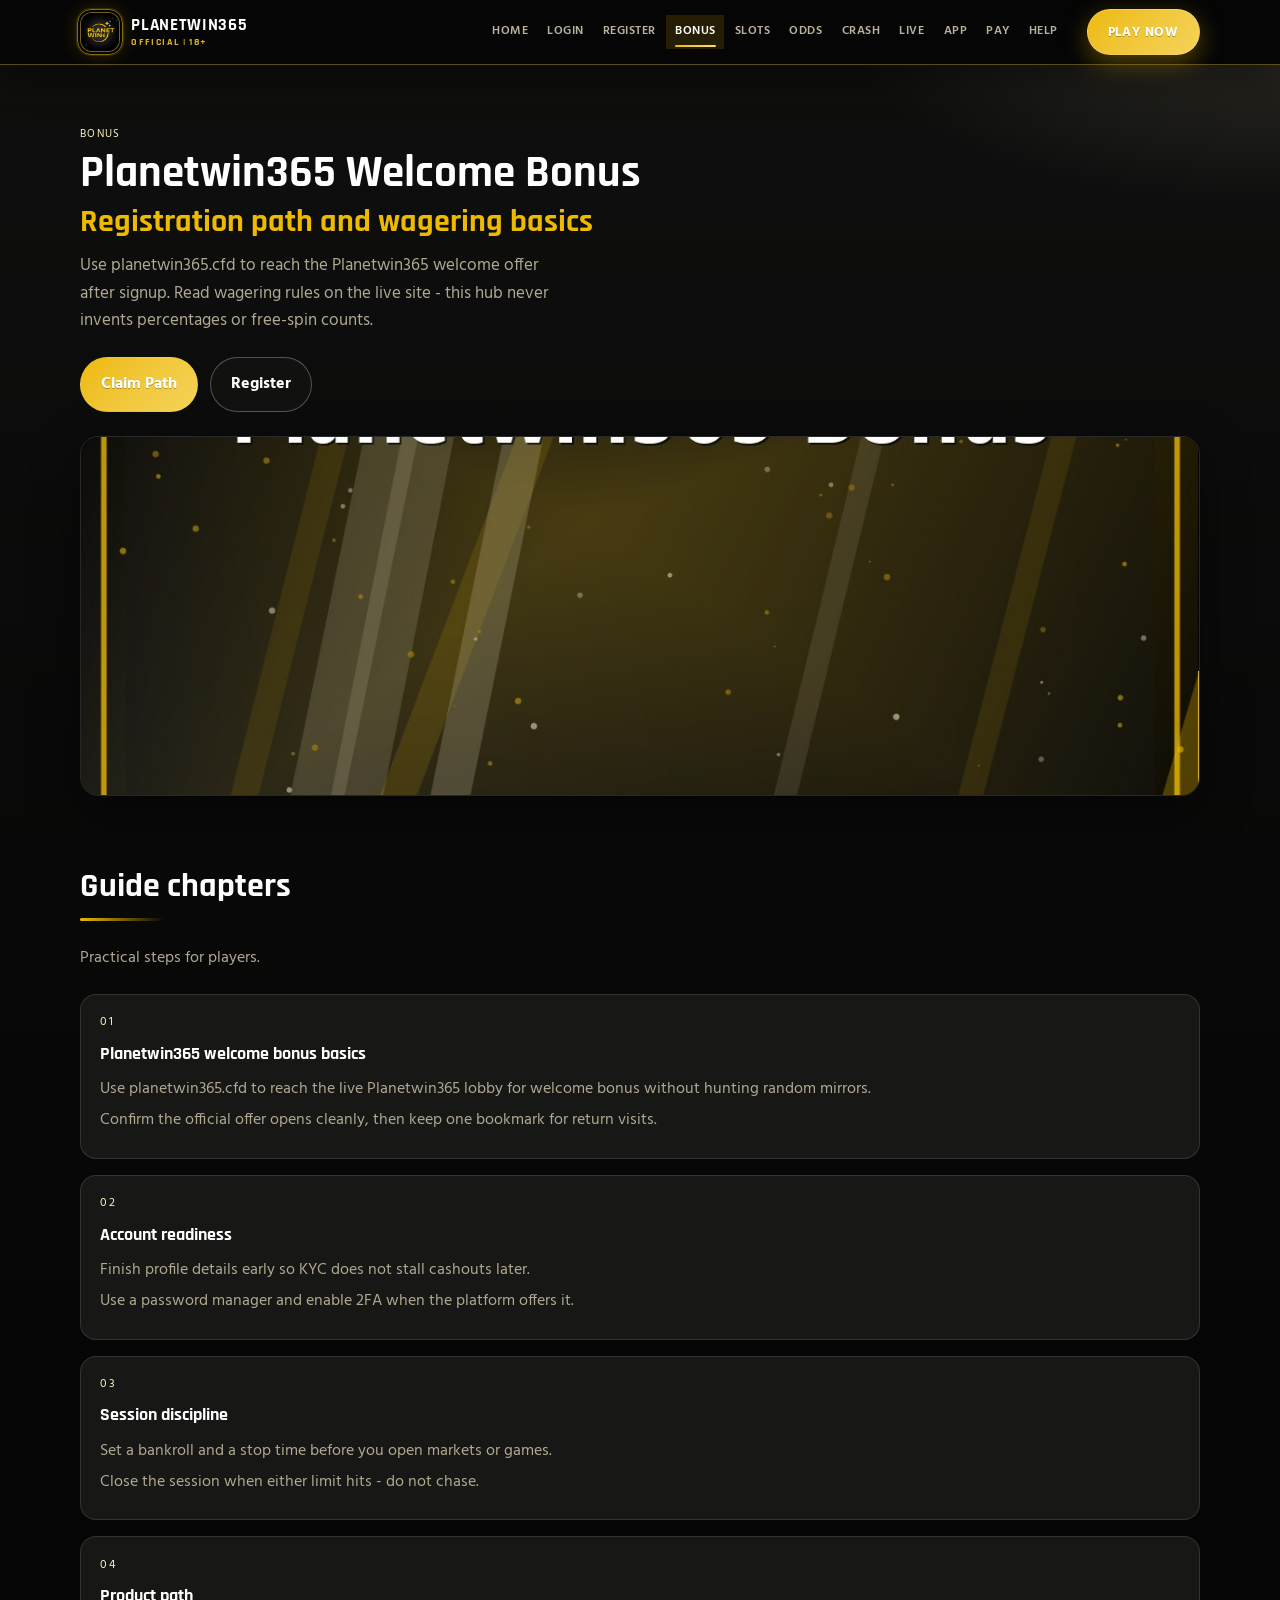
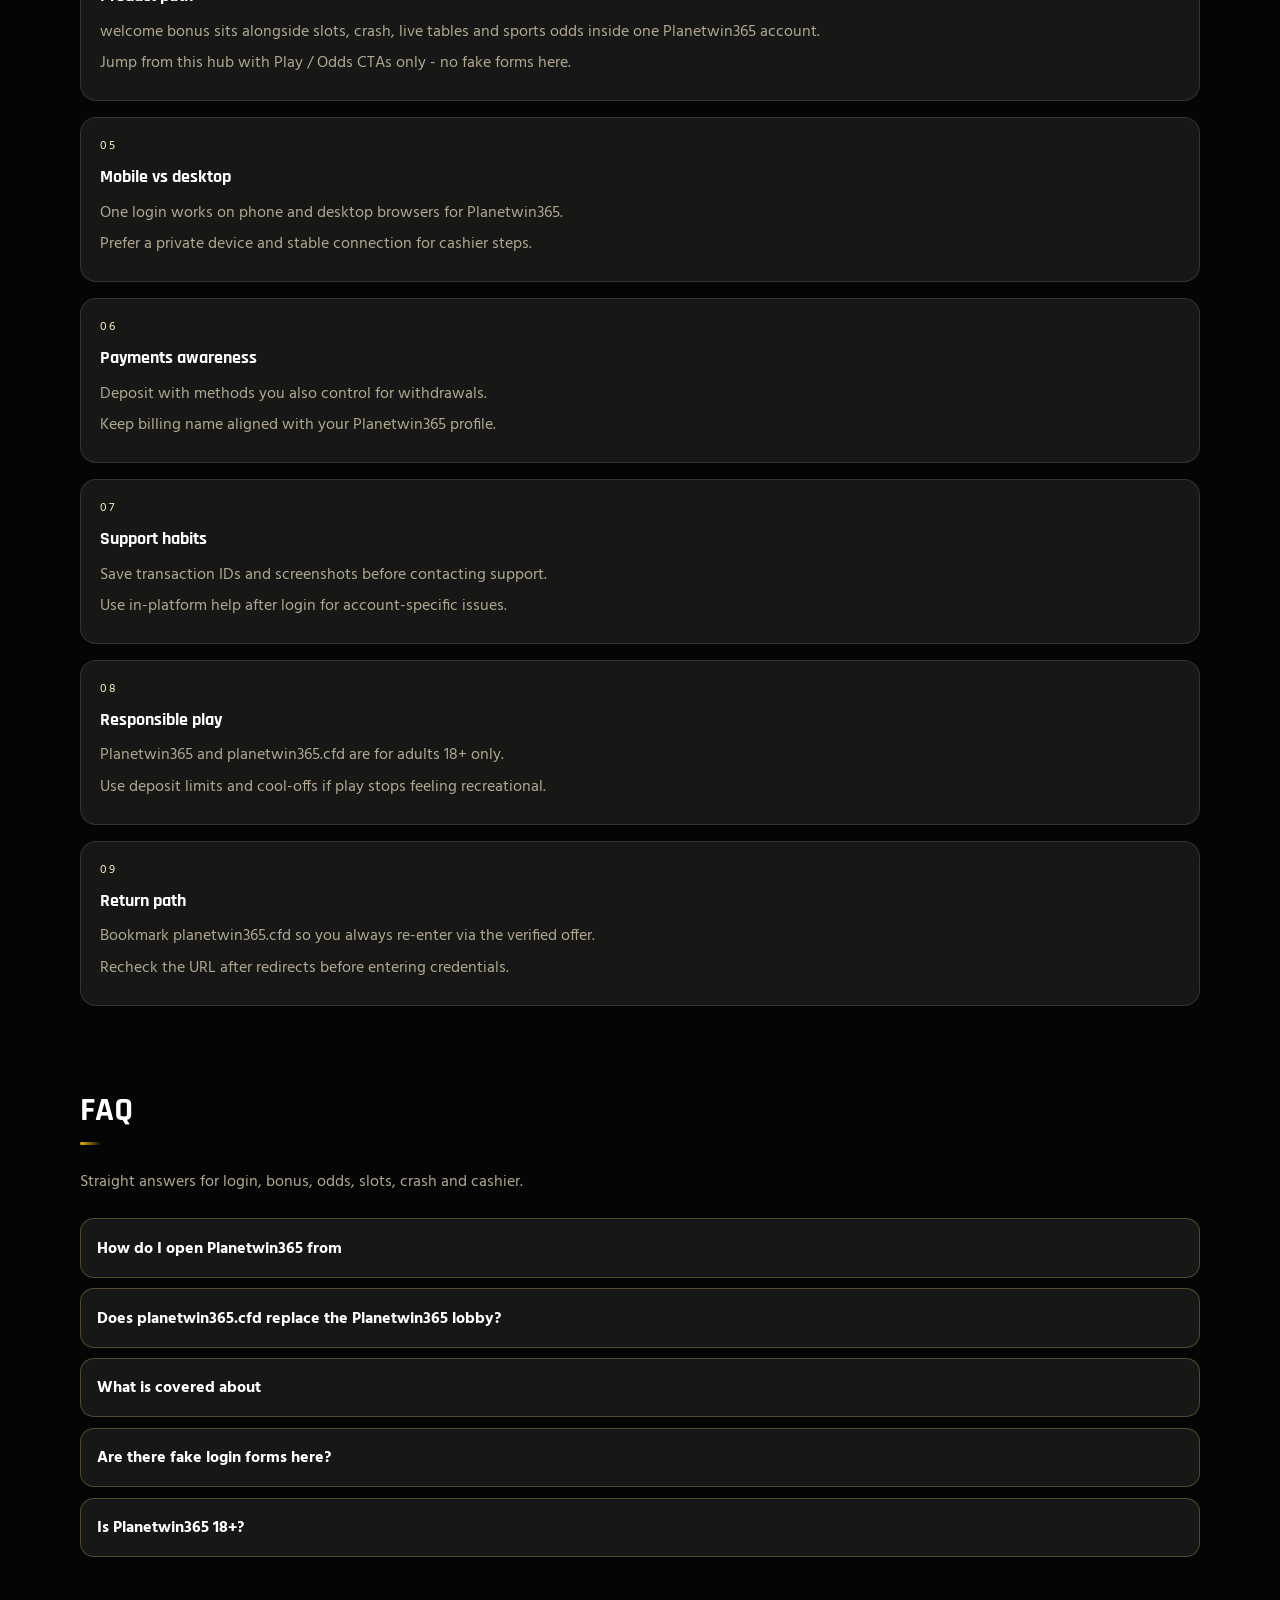
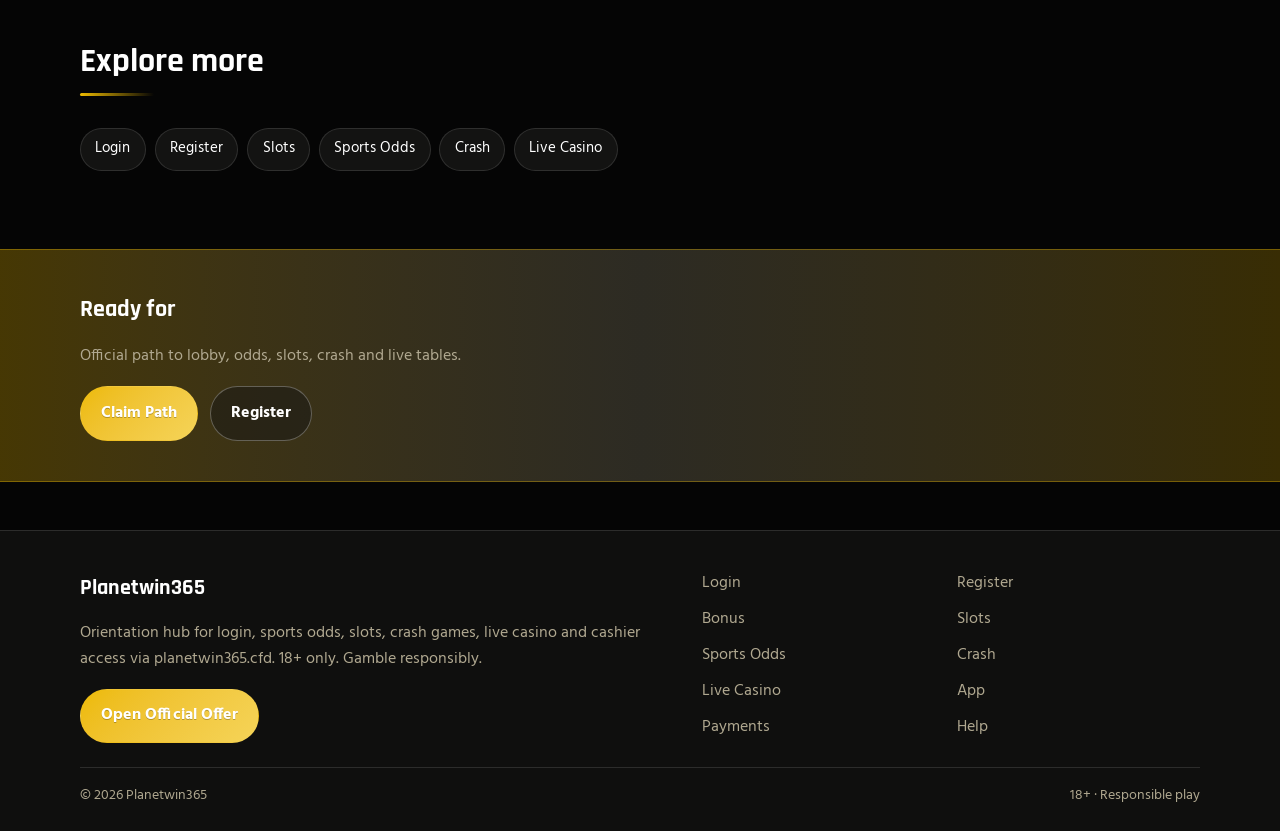
<file: planet-bonus.html>
<!DOCTYPE html>
<html lang="en">
<head>
<meta charset="utf-8">
<meta name="viewport" content="width=device-width, initial-scale=1">
<title>Planetwin365 Welcome Bonus Path - Signup via planetwin365.cfd</title>
<meta name="description" content="Planetwin365 bonus orientation on planetwin365.cfd: registration path, wagering awareness and eligible products. No invented percentages. 18+.">
<meta name="keywords" content="Planetwin365, Planetwin365 Bonus, Planetwin365 login, Planetwin365 bonus, Planetwin365 slots, Planetwin365 odds, planetwin365.cfd">
<meta name="robots" content="index,follow,max-image-preview:large">
<link rel="canonical" href="https://planetwin365.cfd/planet-bonus.html">
<meta property="og:type" content="website">
<meta property="og:site_name" content="Planetwin365">
<meta property="og:title" content="Planetwin365 Welcome Bonus Path - Signup via planetwin365.cfd">
<meta property="og:description" content="Planetwin365 bonus orientation on planetwin365.cfd: registration path, wagering awareness and eligible products. No invented percentages. 18+.">
<meta property="og:url" content="https://planetwin365.cfd/planet-bonus.html">
<meta property="og:image" content="https://planetwin365.cfd/assets/pages/planet-bonus.jpg">
<meta name="twitter:card" content="summary_large_image">
<meta name="twitter:title" content="Planetwin365 Welcome Bonus Path - Signup via planetwin365.cfd">
<meta name="twitter:description" content="Planetwin365 bonus orientation on planetwin365.cfd: registration path, wagering awareness and eligible products. No invented percentages. 18+.">
<meta name="twitter:image" content="https://planetwin365.cfd/assets/pages/planet-bonus.jpg">
<link rel="icon" href="/favicon.png" type="image/png">
<link rel="apple-touch-icon" href="/assets/brand/logo.png">
<link rel="manifest" href="/site.webmanifest">
<link rel="preconnect" href="https://fonts.googleapis.com">
<link rel="preconnect" href="https://fonts.gstatic.com" crossorigin>
<link href="https://fonts.googleapis.com/css2?family=Rajdhani:wght@600;700&family=Hind:wght@400;600;700&display=swap" rel="stylesheet">
<link rel="stylesheet" href="/css/styles.css">
<script type="application/ld+json">{"@context":"https://schema.org","@type":"FAQPage","url":"https://planetwin365.cfd/planet-bonus.html","mainEntity":[{"@type":"Question","name":"How do I open Planetwin365 from ","acceptedAnswer":{"@type":"Answer","text":"Tap Play Now on planetwin365.cfd, follow the verified offer, then complete login or registration on the live Planetwin365 platform."}},{"@type":"Question","name":"Does planetwin365.cfd replace the Planetwin365 lobby?","acceptedAnswer":{"@type":"Answer","text":"No. planetwin365.cfd is an orientation hub for login, bonus path, odds, slots, crash, live casino and cashier - the real games run on Planetwin365 after you continue."}},{"@type":"Question","name":"What is covered about ","acceptedAnswer":{"@type":"Answer","text":"This page explains practical welcome bonus steps for Planetwin365 players: safe entry, product location, session limits and where to continue via the offer link."}},{"@type":"Question","name":"Are there fake login forms here?","acceptedAnswer":{"@type":"Answer","text":"No. Never enter passwords on the hub. Credentials belong only on the official Planetwin365 site after the offer redirect."}},{"@type":"Question","name":"Is Planetwin365 18+?","acceptedAnswer":{"@type":"Answer","text":"Yes. Gambling is for adults only. If it stops being entertainment, use limits or self-exclusion tools on the platform."}}]}</script>
</head>
<body class="layout-1 page">
<header class="site-header" id="siteHeader">
<div class="wrap header-bar">
<a class="brand" href="/" aria-label="Planetwin365 home">
<span class="brand-mark"><img src="/assets/brand/logo.png" alt="Planetwin365 logo" width="40" height="40"></span>
<span class="brand-copy"><span class="brand-name">Planetwin365</span><span class="brand-tag">Official | 18+</span></span>
</a>
<button class="nav-toggle" id="navToggle" aria-expanded="false" aria-controls="siteNav" type="button" aria-label="Open menu"><span></span><span></span><span></span></button>
<nav class="site-nav" id="siteNav" aria-label="Primary"><a class="nav-link" href="/">Home</a><a class="nav-link" href="/planet-login.html">Login</a><a class="nav-link" href="/planet-join.html">Register</a><a class="nav-link is-active" href="/planet-bonus.html">Bonus</a><a class="nav-link" href="/planet-slots.html">Slots</a><a class="nav-link" href="/planet-odds.html">Odds</a><a class="nav-link" href="/planet-crash.html">Crash</a><a class="nav-link" href="/planet-live.html">Live</a><a class="nav-link" href="/planet-app.html">App</a><a class="nav-link" href="/planet-pay.html">Pay</a><a class="nav-link" href="/planet-help.html">Help</a></nav>
<a class="btn btn-accent header-cta" href="https://martell892.online/3PKXtKzj?sub_id_1=planetwin365.cfd" rel="nofollow sponsored noopener" target="_blank">Play Now</a>
</div>
</header>
<section class="page-hero"><div class="wrap">
<div class="eyebrow">Bonus</div>
<h1>Planetwin365 Welcome Bonus<em>Registration path and wagering basics</em></h1>
<p class="lead">Use planetwin365.cfd to reach the Planetwin365 welcome offer after signup. Read wagering rules on the live site - this hub never invents percentages or free-spin counts.</p>
<div class="cta-row">
<a class="btn btn-accent" href="https://martell892.online/3PKXtKzj?sub_id_1=planetwin365.cfd" rel="nofollow sponsored noopener" target="_blank">Claim Path</a>
<a class="btn btn-ghost" href="https://martell892.online/3PKXtKzj?sub_id_1=planetwin365.cfd" rel="nofollow sponsored noopener" target="_blank">Register</a>
</div>

</div></section>
<div class="page-cover wrap"><img src="/assets/pages/planet-bonus.jpg" alt="Bonus cover" width="1200" height="675" loading="eager"></div>
<section class="chapters wrap"><div class="section-head"><h2>Guide chapters</h2><p class="mute">Practical steps for players.</p></div><div class="chapter-grid"><article class="chapter"><div class="chapter-n">01</div><h3>Planetwin365 welcome bonus basics</h3><p>Use planetwin365.cfd to reach the live Planetwin365 lobby for welcome bonus without hunting random mirrors.</p><p>Confirm the official offer opens cleanly, then keep one bookmark for return visits.</p></article><article class="chapter"><div class="chapter-n">02</div><h3>Account readiness</h3><p>Finish profile details early so KYC does not stall cashouts later.</p><p>Use a password manager and enable 2FA when the platform offers it.</p></article><article class="chapter"><div class="chapter-n">03</div><h3>Session discipline</h3><p>Set a bankroll and a stop time before you open markets or games.</p><p>Close the session when either limit hits - do not chase.</p></article><article class="chapter"><div class="chapter-n">04</div><h3>Product path</h3><p>welcome bonus sits alongside slots, crash, live tables and sports odds inside one Planetwin365 account.</p><p>Jump from this hub with Play / Odds CTAs only - no fake forms here.</p></article><article class="chapter"><div class="chapter-n">05</div><h3>Mobile vs desktop</h3><p>One login works on phone and desktop browsers for Planetwin365.</p><p>Prefer a private device and stable connection for cashier steps.</p></article><article class="chapter"><div class="chapter-n">06</div><h3>Payments awareness</h3><p>Deposit with methods you also control for withdrawals.</p><p>Keep billing name aligned with your Planetwin365 profile.</p></article><article class="chapter"><div class="chapter-n">07</div><h3>Support habits</h3><p>Save transaction IDs and screenshots before contacting support.</p><p>Use in-platform help after login for account-specific issues.</p></article><article class="chapter"><div class="chapter-n">08</div><h3>Responsible play</h3><p>Planetwin365 and planetwin365.cfd are for adults 18+ only.</p><p>Use deposit limits and cool-offs if play stops feeling recreational.</p></article><article class="chapter"><div class="chapter-n">09</div><h3>Return path</h3><p>Bookmark planetwin365.cfd so you always re-enter via the verified offer.</p><p>Recheck the URL after redirects before entering credentials.</p></article></div></section>
<section class="faq wrap" id="faq"><div class="section-head"><h2>FAQ</h2><p class="mute">Straight answers for login, bonus, odds, slots, crash and cashier.</p></div><div class="faq-list"><details class="faq-item"><summary>How do I open Planetwin365 from </summary><p>Tap Play Now on planetwin365.cfd, follow the verified offer, then complete login or registration on the live Planetwin365 platform.</p></details><details class="faq-item"><summary>Does planetwin365.cfd replace the Planetwin365 lobby?</summary><p>No. planetwin365.cfd is an orientation hub for login, bonus path, odds, slots, crash, live casino and cashier - the real games run on Planetwin365 after you continue.</p></details><details class="faq-item"><summary>What is covered about </summary><p>This page explains practical welcome bonus steps for Planetwin365 players: safe entry, product location, session limits and where to continue via the offer link.</p></details><details class="faq-item"><summary>Are there fake login forms here?</summary><p>No. Never enter passwords on the hub. Credentials belong only on the official Planetwin365 site after the offer redirect.</p></details><details class="faq-item"><summary>Is Planetwin365 18+?</summary><p>Yes. Gambling is for adults only. If it stops being entertainment, use limits or self-exclusion tools on the platform.</p></details></div></section>
<section class="related wrap"><div class="section-head"><h2>Explore more</h2></div><div class="chip-row"><a class="chip" href="/planet-login.html">Login</a><a class="chip" href="/planet-join.html">Register</a><a class="chip" href="/planet-slots.html">Slots</a><a class="chip" href="/planet-odds.html">Sports Odds</a><a class="chip" href="/planet-crash.html">Crash</a><a class="chip" href="/planet-live.html">Live Casino</a></div></section>
<section class="cta-band"><div class="wrap cta-inner">
<h2>Ready for </h2>
<p class="mute">Official path to lobby, odds, slots, crash and live tables.</p>
<div class="cta-row">
<a class="btn btn-accent" href="https://martell892.online/3PKXtKzj?sub_id_1=planetwin365.cfd" rel="nofollow sponsored noopener" target="_blank">Claim Path</a>
<a class="btn btn-ghost" href="https://martell892.online/3PKXtKzj?sub_id_1=planetwin365.cfd" rel="nofollow sponsored noopener" target="_blank">Register</a>
</div></div></section>
<footer class="site-footer">
<div class="wrap footer-grid">
<div>
<div class="footer-brand">Planetwin365</div>
<p class="mute">Orientation hub for login, sports odds, slots, crash games, live casino and cashier access via planetwin365.cfd. 18+ only. Gamble responsibly.</p>
<a class="btn btn-accent" href="https://martell892.online/3PKXtKzj?sub_id_1=planetwin365.cfd" rel="nofollow sponsored noopener" target="_blank">Open Official Offer</a>
</div>
<div class="footer-links"><a href="/planet-login.html">Login</a><a href="/planet-join.html">Register</a><a href="/planet-bonus.html">Bonus</a><a href="/planet-slots.html">Slots</a><a href="/planet-odds.html">Sports Odds</a><a href="/planet-crash.html">Crash</a><a href="/planet-live.html">Live Casino</a><a href="/planet-app.html">App</a><a href="/planet-pay.html">Payments</a><a href="/planet-help.html">Help</a></div>
</div>
<div class="wrap footer-base"><span>&copy; 2026 Planetwin365</span><span>18+ &middot; Responsible play</span></div>
</footer>
<script src="/js/main.js"></script>
</body>
</html>
</file>
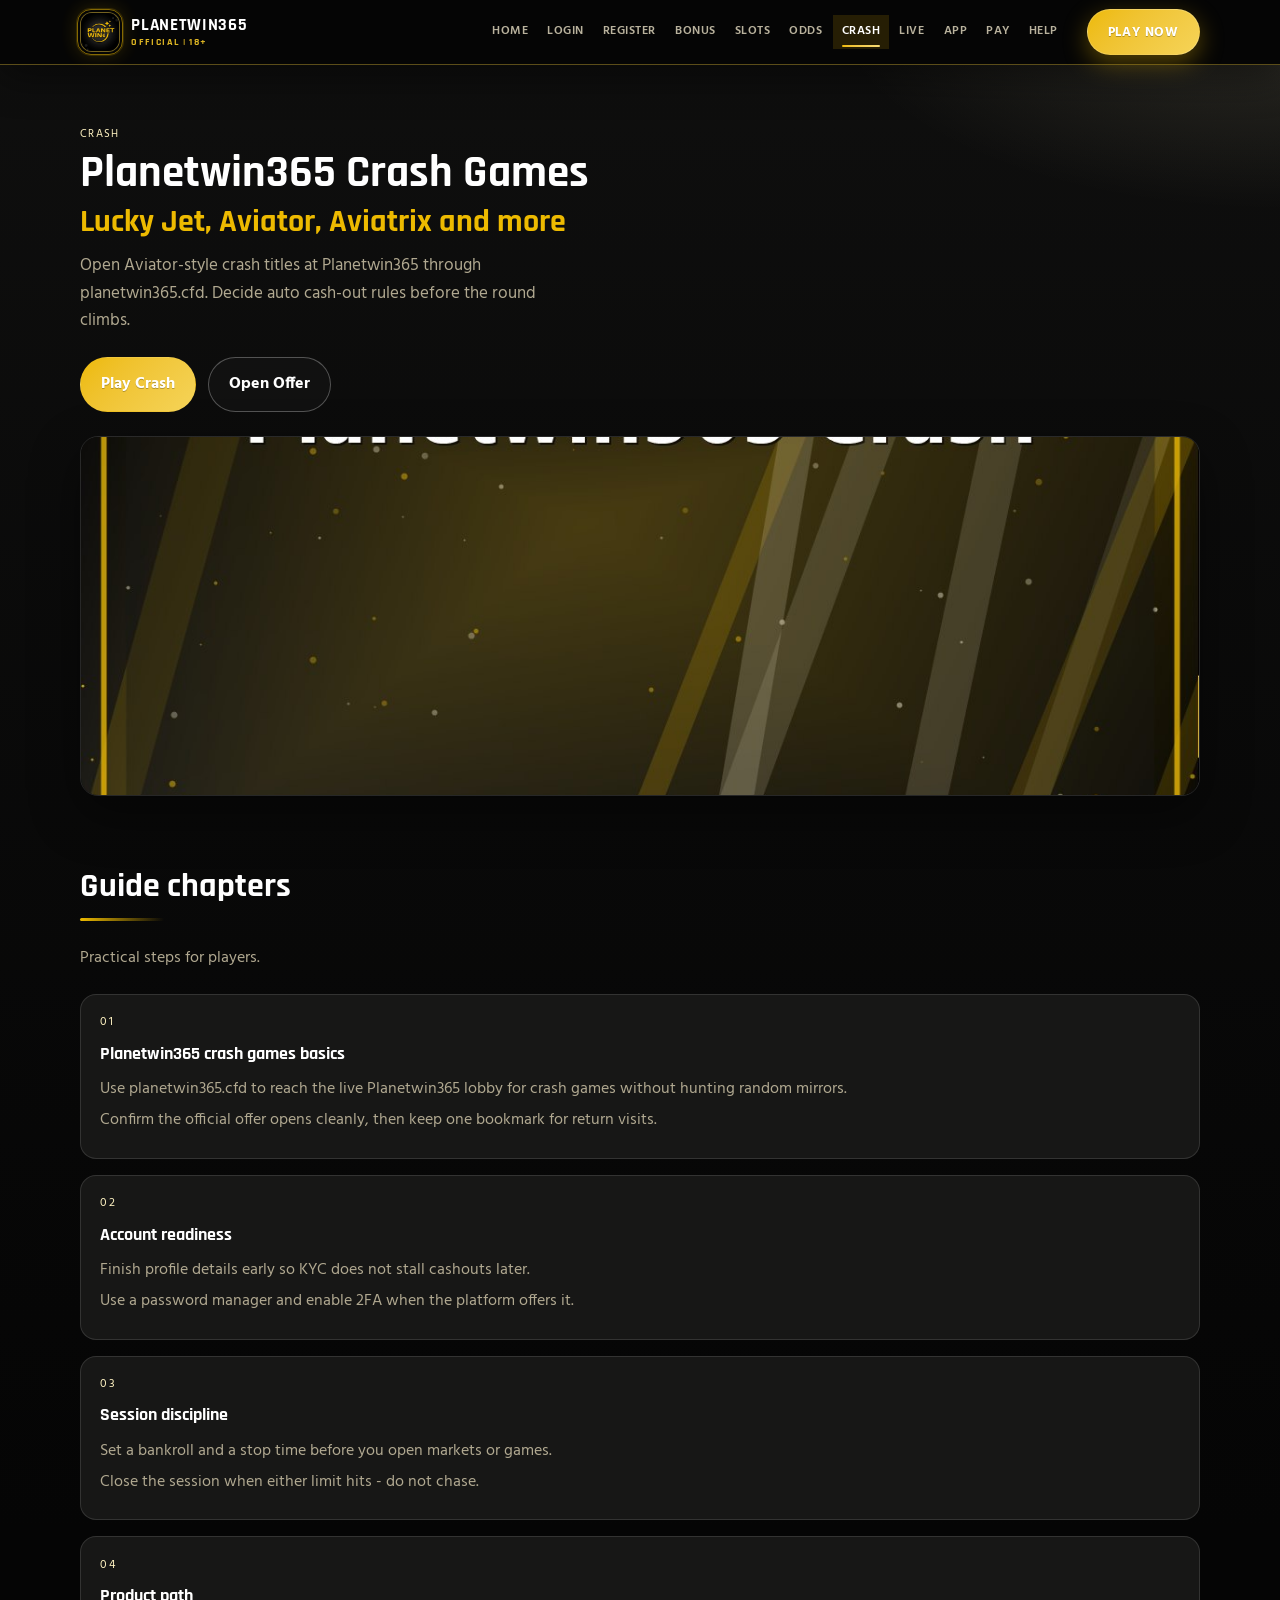
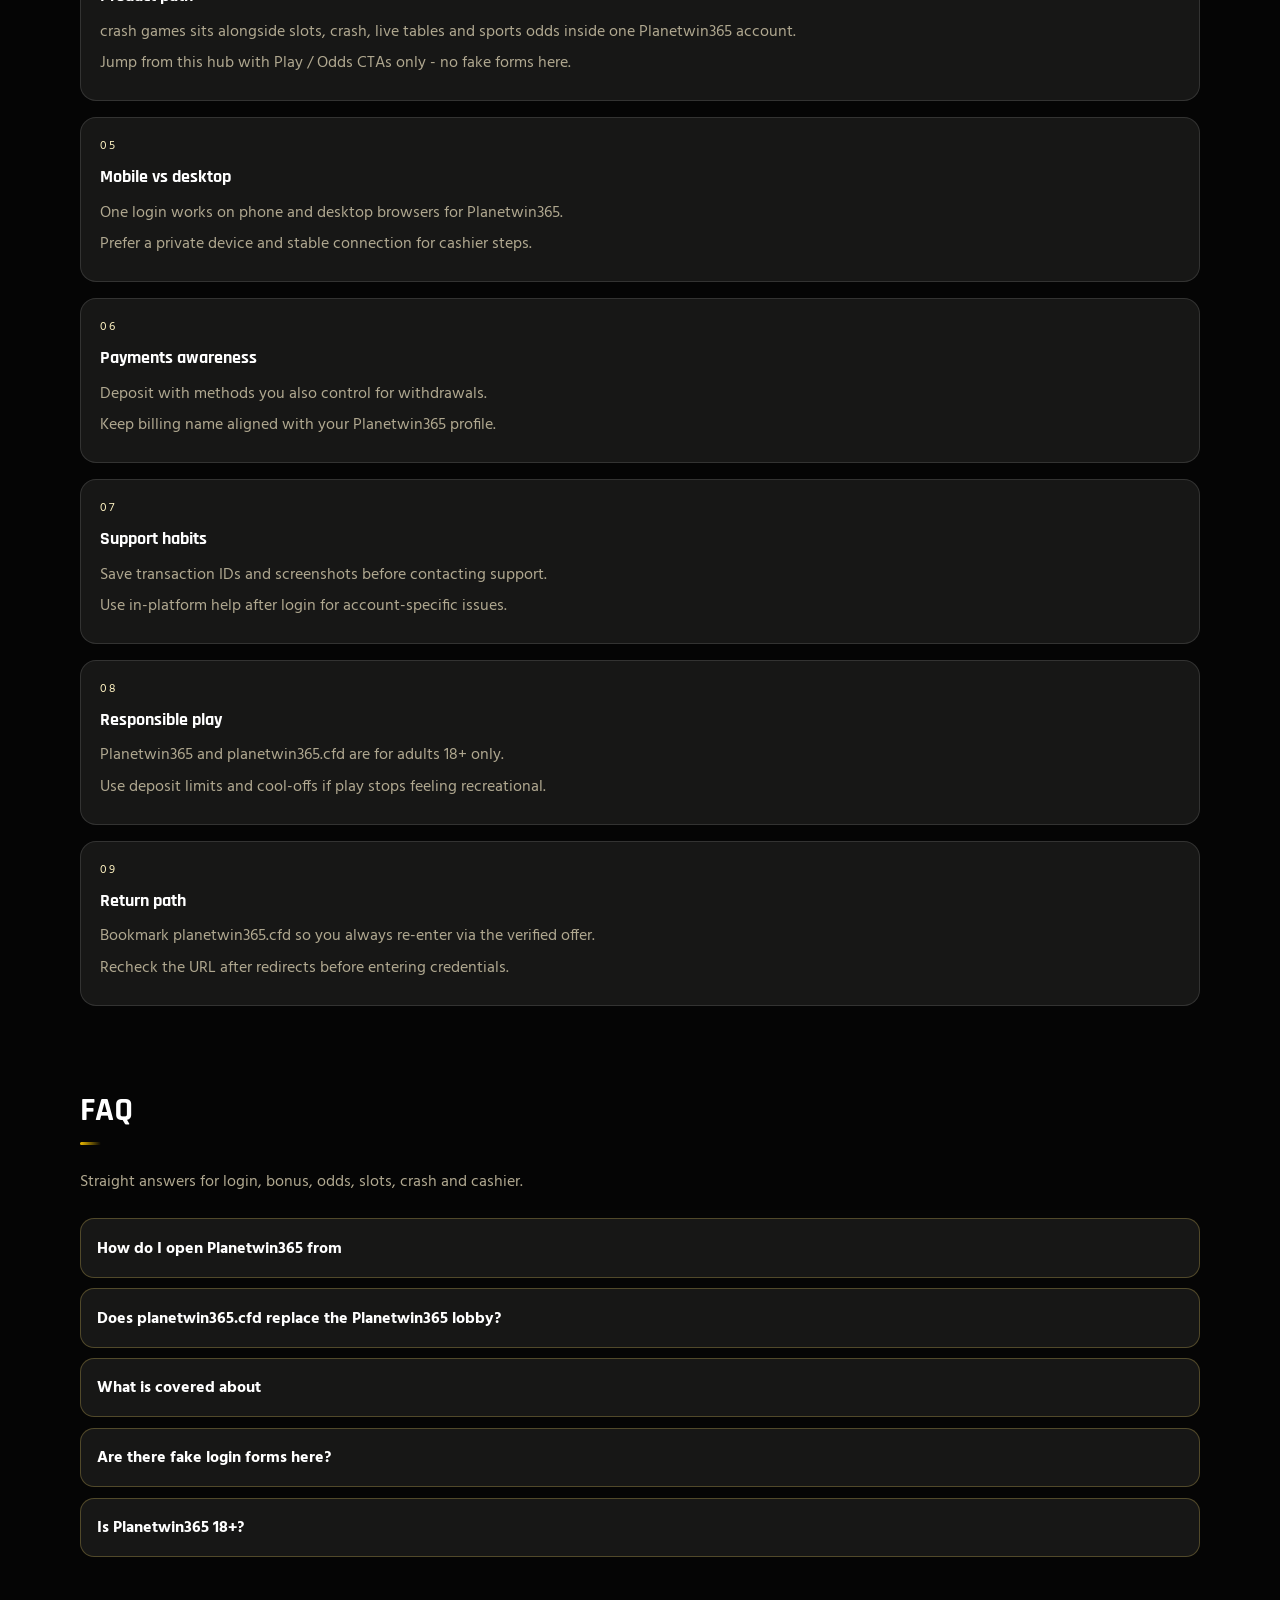
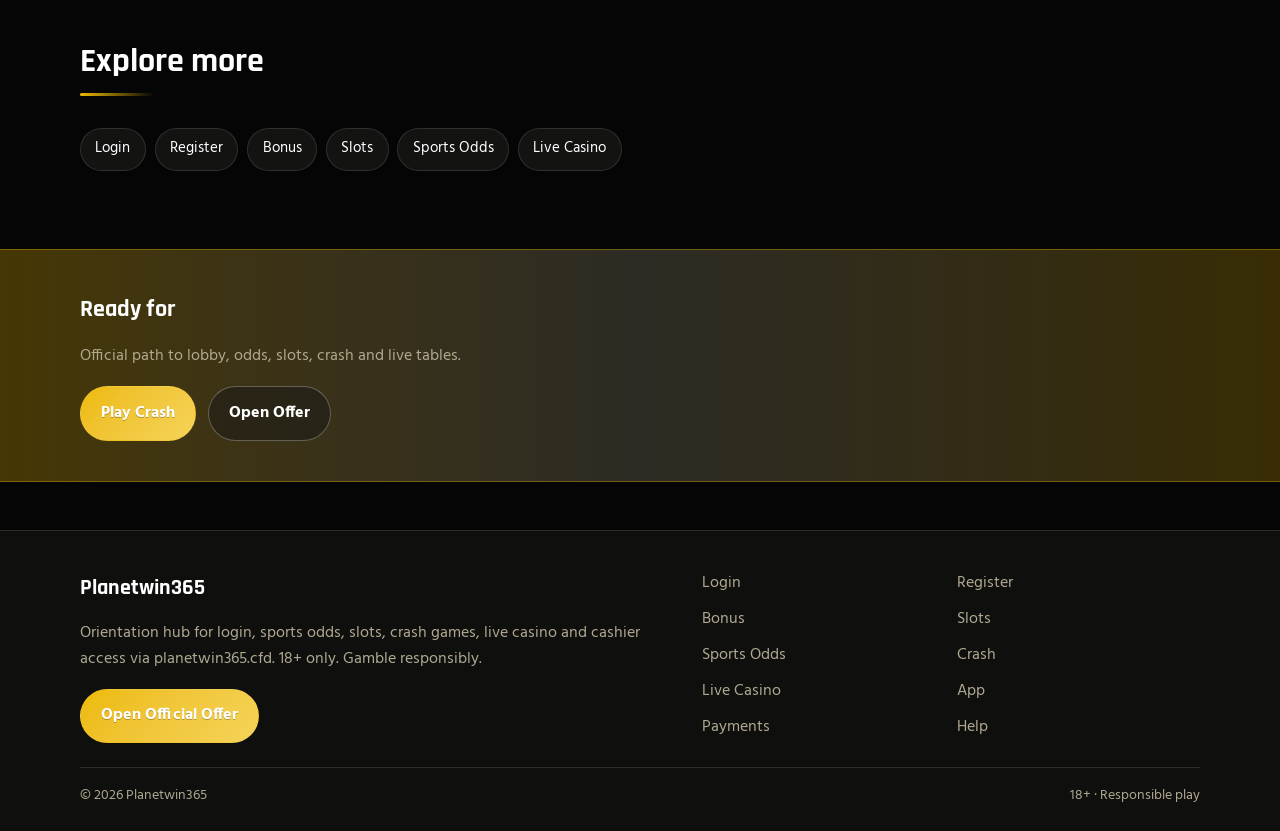
<file: planet-crash.html>
<!DOCTYPE html>
<html lang="en">
<head>
<meta charset="utf-8">
<meta name="viewport" content="width=device-width, initial-scale=1">
<title>Planetwin365 Crash Games - Lucky Jet, Aviator, Aviatrix | planetwin365.cfd</title>
<meta name="description" content="Planetwin365 crash games via planetwin365.cfd: Lucky Jet, Aviator, Aviatrix and more. Cash-out discipline tips. 18+.">
<meta name="keywords" content="Planetwin365, Planetwin365 Crash, Planetwin365 login, Planetwin365 bonus, Planetwin365 slots, Planetwin365 odds, planetwin365.cfd">
<meta name="robots" content="index,follow,max-image-preview:large">
<link rel="canonical" href="https://planetwin365.cfd/planet-crash.html">
<meta property="og:type" content="website">
<meta property="og:site_name" content="Planetwin365">
<meta property="og:title" content="Planetwin365 Crash Games - Lucky Jet, Aviator, Aviatrix | planetwin365.cfd">
<meta property="og:description" content="Planetwin365 crash games via planetwin365.cfd: Lucky Jet, Aviator, Aviatrix and more. Cash-out discipline tips. 18+.">
<meta property="og:url" content="https://planetwin365.cfd/planet-crash.html">
<meta property="og:image" content="https://planetwin365.cfd/assets/pages/planet-crash.jpg">
<meta name="twitter:card" content="summary_large_image">
<meta name="twitter:title" content="Planetwin365 Crash Games - Lucky Jet, Aviator, Aviatrix | planetwin365.cfd">
<meta name="twitter:description" content="Planetwin365 crash games via planetwin365.cfd: Lucky Jet, Aviator, Aviatrix and more. Cash-out discipline tips. 18+.">
<meta name="twitter:image" content="https://planetwin365.cfd/assets/pages/planet-crash.jpg">
<link rel="icon" href="/favicon.png" type="image/png">
<link rel="apple-touch-icon" href="/assets/brand/logo.png">
<link rel="manifest" href="/site.webmanifest">
<link rel="preconnect" href="https://fonts.googleapis.com">
<link rel="preconnect" href="https://fonts.gstatic.com" crossorigin>
<link href="https://fonts.googleapis.com/css2?family=Rajdhani:wght@600;700&family=Hind:wght@400;600;700&display=swap" rel="stylesheet">
<link rel="stylesheet" href="/css/styles.css">
<script type="application/ld+json">{"@context":"https://schema.org","@type":"FAQPage","url":"https://planetwin365.cfd/planet-crash.html","mainEntity":[{"@type":"Question","name":"How do I open Planetwin365 from ","acceptedAnswer":{"@type":"Answer","text":"Tap Play Now on planetwin365.cfd, follow the verified offer, then complete login or registration on the live Planetwin365 platform."}},{"@type":"Question","name":"Does planetwin365.cfd replace the Planetwin365 lobby?","acceptedAnswer":{"@type":"Answer","text":"No. planetwin365.cfd is an orientation hub for login, bonus path, odds, slots, crash, live casino and cashier - the real games run on Planetwin365 after you continue."}},{"@type":"Question","name":"What is covered about ","acceptedAnswer":{"@type":"Answer","text":"This page explains practical crash steps for Planetwin365 players: safe entry, product location, session limits and where to continue via the offer link."}},{"@type":"Question","name":"Are there fake login forms here?","acceptedAnswer":{"@type":"Answer","text":"No. Never enter passwords on the hub. Credentials belong only on the official Planetwin365 site after the offer redirect."}},{"@type":"Question","name":"Is Planetwin365 18+?","acceptedAnswer":{"@type":"Answer","text":"Yes. Gambling is for adults only. If it stops being entertainment, use limits or self-exclusion tools on the platform."}}]}</script>
</head>
<body class="layout-1 page">
<header class="site-header" id="siteHeader">
<div class="wrap header-bar">
<a class="brand" href="/" aria-label="Planetwin365 home">
<span class="brand-mark"><img src="/assets/brand/logo.png" alt="Planetwin365 logo" width="40" height="40"></span>
<span class="brand-copy"><span class="brand-name">Planetwin365</span><span class="brand-tag">Official | 18+</span></span>
</a>
<button class="nav-toggle" id="navToggle" aria-expanded="false" aria-controls="siteNav" type="button" aria-label="Open menu"><span></span><span></span><span></span></button>
<nav class="site-nav" id="siteNav" aria-label="Primary"><a class="nav-link" href="/">Home</a><a class="nav-link" href="/planet-login.html">Login</a><a class="nav-link" href="/planet-join.html">Register</a><a class="nav-link" href="/planet-bonus.html">Bonus</a><a class="nav-link" href="/planet-slots.html">Slots</a><a class="nav-link" href="/planet-odds.html">Odds</a><a class="nav-link is-active" href="/planet-crash.html">Crash</a><a class="nav-link" href="/planet-live.html">Live</a><a class="nav-link" href="/planet-app.html">App</a><a class="nav-link" href="/planet-pay.html">Pay</a><a class="nav-link" href="/planet-help.html">Help</a></nav>
<a class="btn btn-accent header-cta" href="https://martell892.online/3PKXtKzj?sub_id_1=planetwin365.cfd" rel="nofollow sponsored noopener" target="_blank">Play Now</a>
</div>
</header>
<section class="page-hero"><div class="wrap">
<div class="eyebrow">Crash</div>
<h1>Planetwin365 Crash Games<em>Lucky Jet, Aviator, Aviatrix and more</em></h1>
<p class="lead">Open Aviator-style crash titles at Planetwin365 through planetwin365.cfd. Decide auto cash-out rules before the round climbs.</p>
<div class="cta-row">
<a class="btn btn-accent" href="https://martell892.online/3PKXtKzj?sub_id_1=planetwin365.cfd" rel="nofollow sponsored noopener" target="_blank">Play Crash</a>
<a class="btn btn-ghost" href="https://martell892.online/3PKXtKzj?sub_id_1=planetwin365.cfd" rel="nofollow sponsored noopener" target="_blank">Open Offer</a>
</div>

</div></section>
<div class="page-cover wrap"><img src="/assets/pages/planet-crash.jpg" alt="Crash cover" width="1200" height="675" loading="eager"></div>
<section class="chapters wrap"><div class="section-head"><h2>Guide chapters</h2><p class="mute">Practical steps for players.</p></div><div class="chapter-grid"><article class="chapter"><div class="chapter-n">01</div><h3>Planetwin365 crash games basics</h3><p>Use planetwin365.cfd to reach the live Planetwin365 lobby for crash games without hunting random mirrors.</p><p>Confirm the official offer opens cleanly, then keep one bookmark for return visits.</p></article><article class="chapter"><div class="chapter-n">02</div><h3>Account readiness</h3><p>Finish profile details early so KYC does not stall cashouts later.</p><p>Use a password manager and enable 2FA when the platform offers it.</p></article><article class="chapter"><div class="chapter-n">03</div><h3>Session discipline</h3><p>Set a bankroll and a stop time before you open markets or games.</p><p>Close the session when either limit hits - do not chase.</p></article><article class="chapter"><div class="chapter-n">04</div><h3>Product path</h3><p>crash games sits alongside slots, crash, live tables and sports odds inside one Planetwin365 account.</p><p>Jump from this hub with Play / Odds CTAs only - no fake forms here.</p></article><article class="chapter"><div class="chapter-n">05</div><h3>Mobile vs desktop</h3><p>One login works on phone and desktop browsers for Planetwin365.</p><p>Prefer a private device and stable connection for cashier steps.</p></article><article class="chapter"><div class="chapter-n">06</div><h3>Payments awareness</h3><p>Deposit with methods you also control for withdrawals.</p><p>Keep billing name aligned with your Planetwin365 profile.</p></article><article class="chapter"><div class="chapter-n">07</div><h3>Support habits</h3><p>Save transaction IDs and screenshots before contacting support.</p><p>Use in-platform help after login for account-specific issues.</p></article><article class="chapter"><div class="chapter-n">08</div><h3>Responsible play</h3><p>Planetwin365 and planetwin365.cfd are for adults 18+ only.</p><p>Use deposit limits and cool-offs if play stops feeling recreational.</p></article><article class="chapter"><div class="chapter-n">09</div><h3>Return path</h3><p>Bookmark planetwin365.cfd so you always re-enter via the verified offer.</p><p>Recheck the URL after redirects before entering credentials.</p></article></div></section>
<section class="faq wrap" id="faq"><div class="section-head"><h2>FAQ</h2><p class="mute">Straight answers for login, bonus, odds, slots, crash and cashier.</p></div><div class="faq-list"><details class="faq-item"><summary>How do I open Planetwin365 from </summary><p>Tap Play Now on planetwin365.cfd, follow the verified offer, then complete login or registration on the live Planetwin365 platform.</p></details><details class="faq-item"><summary>Does planetwin365.cfd replace the Planetwin365 lobby?</summary><p>No. planetwin365.cfd is an orientation hub for login, bonus path, odds, slots, crash, live casino and cashier - the real games run on Planetwin365 after you continue.</p></details><details class="faq-item"><summary>What is covered about </summary><p>This page explains practical crash steps for Planetwin365 players: safe entry, product location, session limits and where to continue via the offer link.</p></details><details class="faq-item"><summary>Are there fake login forms here?</summary><p>No. Never enter passwords on the hub. Credentials belong only on the official Planetwin365 site after the offer redirect.</p></details><details class="faq-item"><summary>Is Planetwin365 18+?</summary><p>Yes. Gambling is for adults only. If it stops being entertainment, use limits or self-exclusion tools on the platform.</p></details></div></section>
<section class="related wrap"><div class="section-head"><h2>Explore more</h2></div><div class="chip-row"><a class="chip" href="/planet-login.html">Login</a><a class="chip" href="/planet-join.html">Register</a><a class="chip" href="/planet-bonus.html">Bonus</a><a class="chip" href="/planet-slots.html">Slots</a><a class="chip" href="/planet-odds.html">Sports Odds</a><a class="chip" href="/planet-live.html">Live Casino</a></div></section>
<section class="cta-band"><div class="wrap cta-inner">
<h2>Ready for </h2>
<p class="mute">Official path to lobby, odds, slots, crash and live tables.</p>
<div class="cta-row">
<a class="btn btn-accent" href="https://martell892.online/3PKXtKzj?sub_id_1=planetwin365.cfd" rel="nofollow sponsored noopener" target="_blank">Play Crash</a>
<a class="btn btn-ghost" href="https://martell892.online/3PKXtKzj?sub_id_1=planetwin365.cfd" rel="nofollow sponsored noopener" target="_blank">Open Offer</a>
</div></div></section>
<footer class="site-footer">
<div class="wrap footer-grid">
<div>
<div class="footer-brand">Planetwin365</div>
<p class="mute">Orientation hub for login, sports odds, slots, crash games, live casino and cashier access via planetwin365.cfd. 18+ only. Gamble responsibly.</p>
<a class="btn btn-accent" href="https://martell892.online/3PKXtKzj?sub_id_1=planetwin365.cfd" rel="nofollow sponsored noopener" target="_blank">Open Official Offer</a>
</div>
<div class="footer-links"><a href="/planet-login.html">Login</a><a href="/planet-join.html">Register</a><a href="/planet-bonus.html">Bonus</a><a href="/planet-slots.html">Slots</a><a href="/planet-odds.html">Sports Odds</a><a href="/planet-crash.html">Crash</a><a href="/planet-live.html">Live Casino</a><a href="/planet-app.html">App</a><a href="/planet-pay.html">Payments</a><a href="/planet-help.html">Help</a></div>
</div>
<div class="wrap footer-base"><span>&copy; 2026 Planetwin365</span><span>18+ &middot; Responsible play</span></div>
</footer>
<script src="/js/main.js"></script>
</body>
</html>
</file>
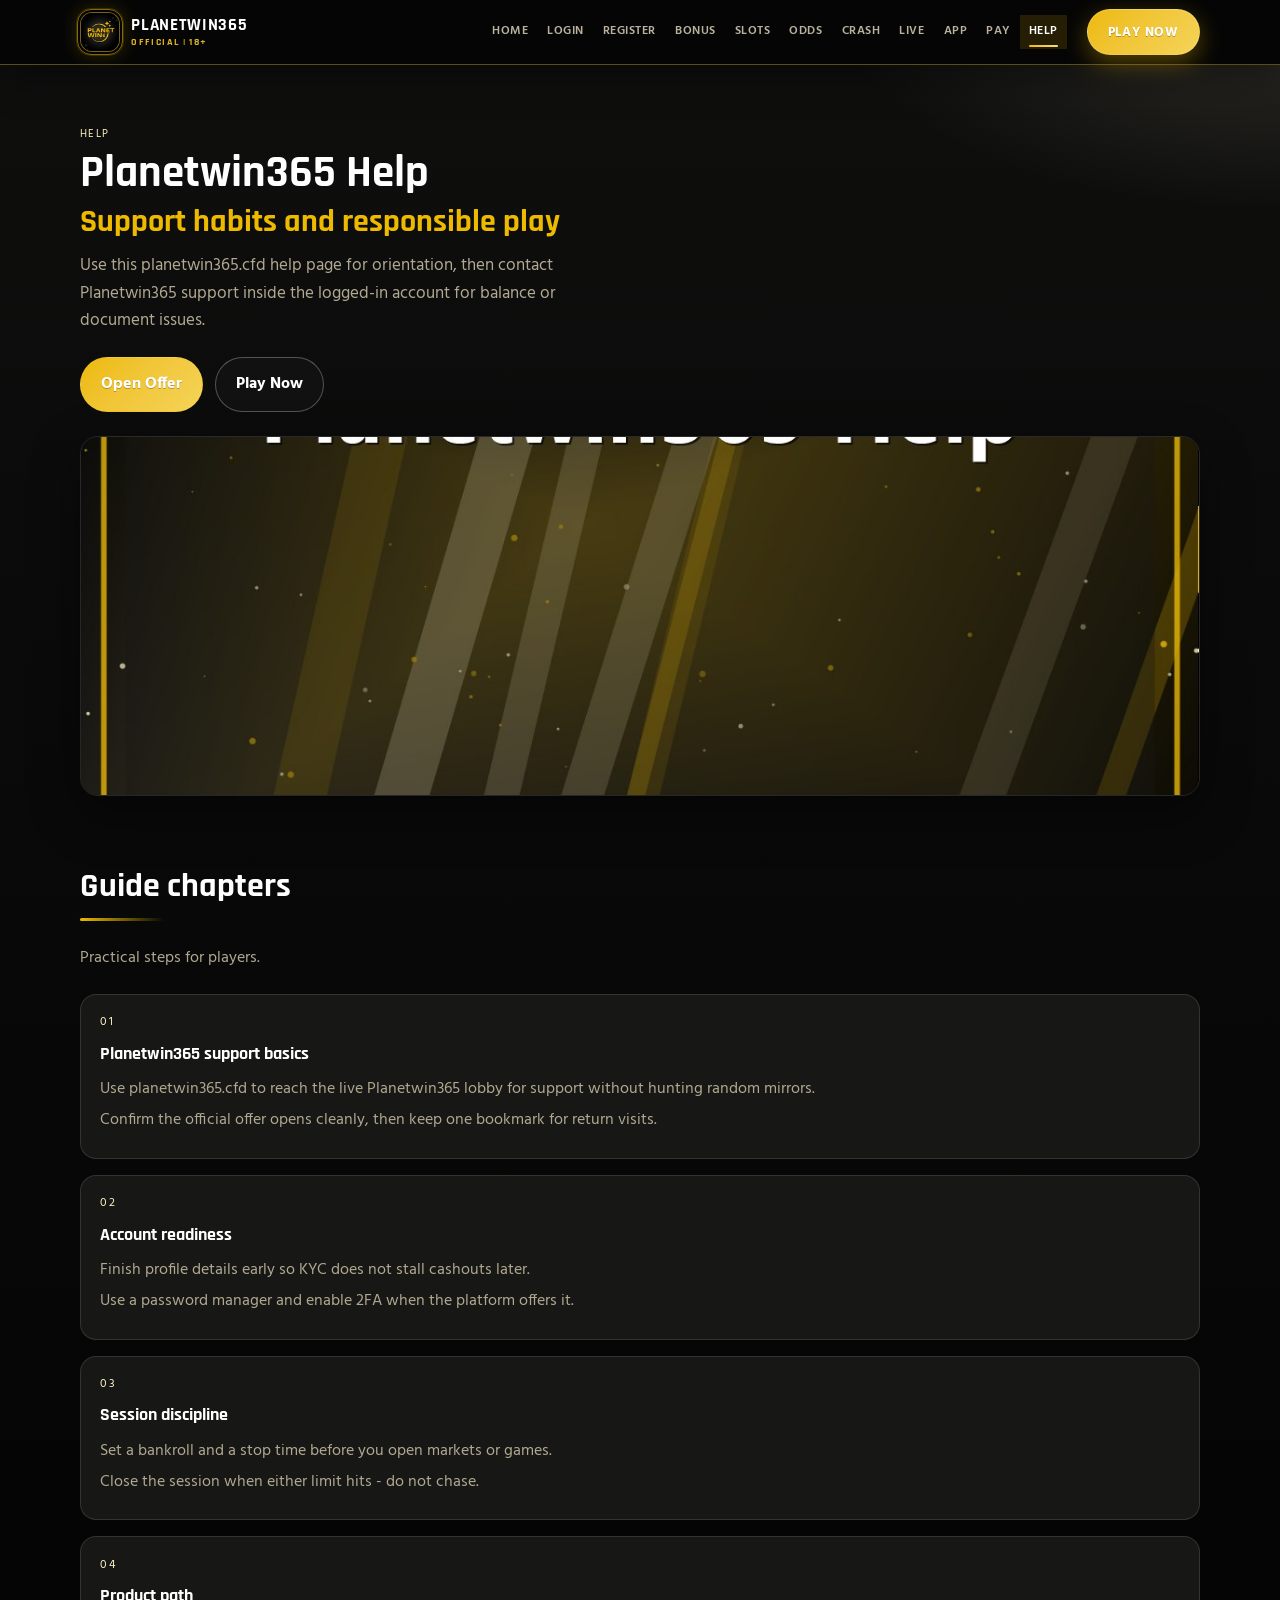
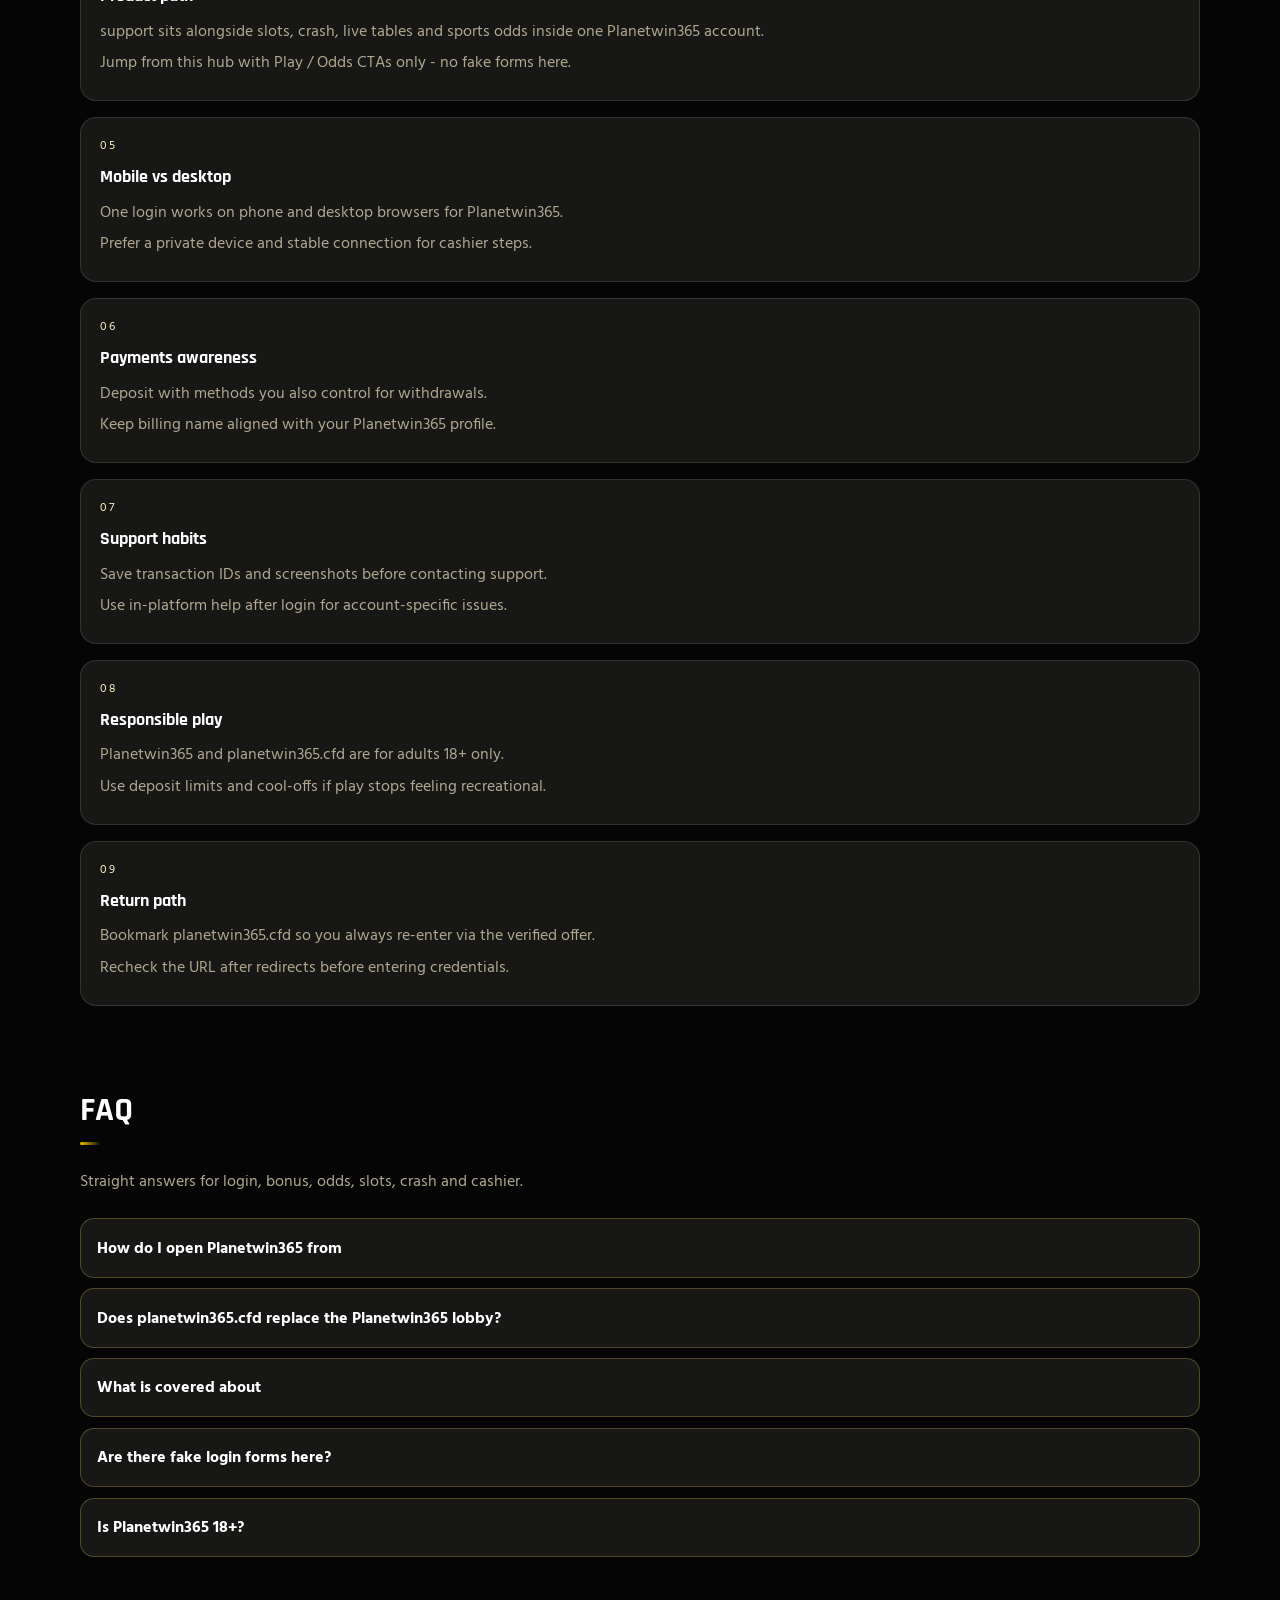
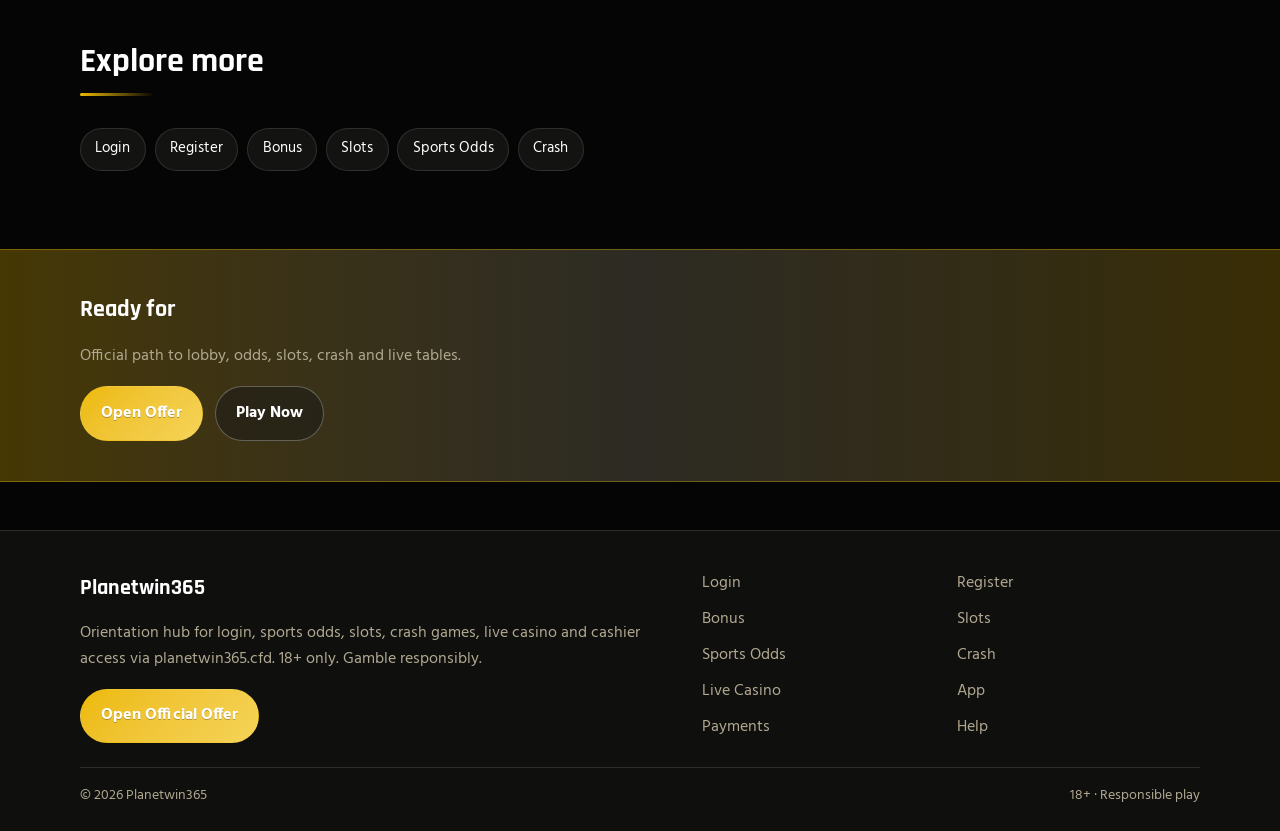
<file: planet-help.html>
<!DOCTYPE html>
<html lang="en">
<head>
<meta charset="utf-8">
<meta name="viewport" content="width=device-width, initial-scale=1">
<title>Planetwin365 Help &amp; Support - Player FAQ | planetwin365.cfd</title>
<meta name="description" content="Help for Planetwin365 via planetwin365.cfd: login issues, bonus questions, payments and responsible play. 18+.">
<meta name="keywords" content="Planetwin365, Planetwin365 Help, Planetwin365 login, Planetwin365 bonus, Planetwin365 slots, Planetwin365 odds, planetwin365.cfd">
<meta name="robots" content="index,follow,max-image-preview:large">
<link rel="canonical" href="https://planetwin365.cfd/planet-help.html">
<meta property="og:type" content="website">
<meta property="og:site_name" content="Planetwin365">
<meta property="og:title" content="Planetwin365 Help &amp; Support - Player FAQ | planetwin365.cfd">
<meta property="og:description" content="Help for Planetwin365 via planetwin365.cfd: login issues, bonus questions, payments and responsible play. 18+.">
<meta property="og:url" content="https://planetwin365.cfd/planet-help.html">
<meta property="og:image" content="https://planetwin365.cfd/assets/pages/planet-help.jpg">
<meta name="twitter:card" content="summary_large_image">
<meta name="twitter:title" content="Planetwin365 Help &amp; Support - Player FAQ | planetwin365.cfd">
<meta name="twitter:description" content="Help for Planetwin365 via planetwin365.cfd: login issues, bonus questions, payments and responsible play. 18+.">
<meta name="twitter:image" content="https://planetwin365.cfd/assets/pages/planet-help.jpg">
<link rel="icon" href="/favicon.png" type="image/png">
<link rel="apple-touch-icon" href="/assets/brand/logo.png">
<link rel="manifest" href="/site.webmanifest">
<link rel="preconnect" href="https://fonts.googleapis.com">
<link rel="preconnect" href="https://fonts.gstatic.com" crossorigin>
<link href="https://fonts.googleapis.com/css2?family=Rajdhani:wght@600;700&family=Hind:wght@400;600;700&display=swap" rel="stylesheet">
<link rel="stylesheet" href="/css/styles.css">
<script type="application/ld+json">{"@context":"https://schema.org","@type":"FAQPage","url":"https://planetwin365.cfd/planet-help.html","mainEntity":[{"@type":"Question","name":"How do I open Planetwin365 from ","acceptedAnswer":{"@type":"Answer","text":"Tap Play Now on planetwin365.cfd, follow the verified offer, then complete login or registration on the live Planetwin365 platform."}},{"@type":"Question","name":"Does planetwin365.cfd replace the Planetwin365 lobby?","acceptedAnswer":{"@type":"Answer","text":"No. planetwin365.cfd is an orientation hub for login, bonus path, odds, slots, crash, live casino and cashier - the real games run on Planetwin365 after you continue."}},{"@type":"Question","name":"What is covered about ","acceptedAnswer":{"@type":"Answer","text":"This page explains practical help steps for Planetwin365 players: safe entry, product location, session limits and where to continue via the offer link."}},{"@type":"Question","name":"Are there fake login forms here?","acceptedAnswer":{"@type":"Answer","text":"No. Never enter passwords on the hub. Credentials belong only on the official Planetwin365 site after the offer redirect."}},{"@type":"Question","name":"Is Planetwin365 18+?","acceptedAnswer":{"@type":"Answer","text":"Yes. Gambling is for adults only. If it stops being entertainment, use limits or self-exclusion tools on the platform."}}]}</script>
</head>
<body class="layout-1 page">
<header class="site-header" id="siteHeader">
<div class="wrap header-bar">
<a class="brand" href="/" aria-label="Planetwin365 home">
<span class="brand-mark"><img src="/assets/brand/logo.png" alt="Planetwin365 logo" width="40" height="40"></span>
<span class="brand-copy"><span class="brand-name">Planetwin365</span><span class="brand-tag">Official | 18+</span></span>
</a>
<button class="nav-toggle" id="navToggle" aria-expanded="false" aria-controls="siteNav" type="button" aria-label="Open menu"><span></span><span></span><span></span></button>
<nav class="site-nav" id="siteNav" aria-label="Primary"><a class="nav-link" href="/">Home</a><a class="nav-link" href="/planet-login.html">Login</a><a class="nav-link" href="/planet-join.html">Register</a><a class="nav-link" href="/planet-bonus.html">Bonus</a><a class="nav-link" href="/planet-slots.html">Slots</a><a class="nav-link" href="/planet-odds.html">Odds</a><a class="nav-link" href="/planet-crash.html">Crash</a><a class="nav-link" href="/planet-live.html">Live</a><a class="nav-link" href="/planet-app.html">App</a><a class="nav-link" href="/planet-pay.html">Pay</a><a class="nav-link is-active" href="/planet-help.html">Help</a></nav>
<a class="btn btn-accent header-cta" href="https://martell892.online/3PKXtKzj?sub_id_1=planetwin365.cfd" rel="nofollow sponsored noopener" target="_blank">Play Now</a>
</div>
</header>
<section class="page-hero"><div class="wrap">
<div class="eyebrow">Help</div>
<h1>Planetwin365 Help<em>Support habits and responsible play</em></h1>
<p class="lead">Use this planetwin365.cfd help page for orientation, then contact Planetwin365 support inside the logged-in account for balance or document issues.</p>
<div class="cta-row">
<a class="btn btn-accent" href="https://martell892.online/3PKXtKzj?sub_id_1=planetwin365.cfd" rel="nofollow sponsored noopener" target="_blank">Open Offer</a>
<a class="btn btn-ghost" href="https://martell892.online/3PKXtKzj?sub_id_1=planetwin365.cfd" rel="nofollow sponsored noopener" target="_blank">Play Now</a>
</div>

</div></section>
<div class="page-cover wrap"><img src="/assets/pages/planet-help.jpg" alt="Help cover" width="1200" height="675" loading="eager"></div>
<section class="chapters wrap"><div class="section-head"><h2>Guide chapters</h2><p class="mute">Practical steps for players.</p></div><div class="chapter-grid"><article class="chapter"><div class="chapter-n">01</div><h3>Planetwin365 support basics</h3><p>Use planetwin365.cfd to reach the live Planetwin365 lobby for support without hunting random mirrors.</p><p>Confirm the official offer opens cleanly, then keep one bookmark for return visits.</p></article><article class="chapter"><div class="chapter-n">02</div><h3>Account readiness</h3><p>Finish profile details early so KYC does not stall cashouts later.</p><p>Use a password manager and enable 2FA when the platform offers it.</p></article><article class="chapter"><div class="chapter-n">03</div><h3>Session discipline</h3><p>Set a bankroll and a stop time before you open markets or games.</p><p>Close the session when either limit hits - do not chase.</p></article><article class="chapter"><div class="chapter-n">04</div><h3>Product path</h3><p>support sits alongside slots, crash, live tables and sports odds inside one Planetwin365 account.</p><p>Jump from this hub with Play / Odds CTAs only - no fake forms here.</p></article><article class="chapter"><div class="chapter-n">05</div><h3>Mobile vs desktop</h3><p>One login works on phone and desktop browsers for Planetwin365.</p><p>Prefer a private device and stable connection for cashier steps.</p></article><article class="chapter"><div class="chapter-n">06</div><h3>Payments awareness</h3><p>Deposit with methods you also control for withdrawals.</p><p>Keep billing name aligned with your Planetwin365 profile.</p></article><article class="chapter"><div class="chapter-n">07</div><h3>Support habits</h3><p>Save transaction IDs and screenshots before contacting support.</p><p>Use in-platform help after login for account-specific issues.</p></article><article class="chapter"><div class="chapter-n">08</div><h3>Responsible play</h3><p>Planetwin365 and planetwin365.cfd are for adults 18+ only.</p><p>Use deposit limits and cool-offs if play stops feeling recreational.</p></article><article class="chapter"><div class="chapter-n">09</div><h3>Return path</h3><p>Bookmark planetwin365.cfd so you always re-enter via the verified offer.</p><p>Recheck the URL after redirects before entering credentials.</p></article></div></section>
<section class="faq wrap" id="faq"><div class="section-head"><h2>FAQ</h2><p class="mute">Straight answers for login, bonus, odds, slots, crash and cashier.</p></div><div class="faq-list"><details class="faq-item"><summary>How do I open Planetwin365 from </summary><p>Tap Play Now on planetwin365.cfd, follow the verified offer, then complete login or registration on the live Planetwin365 platform.</p></details><details class="faq-item"><summary>Does planetwin365.cfd replace the Planetwin365 lobby?</summary><p>No. planetwin365.cfd is an orientation hub for login, bonus path, odds, slots, crash, live casino and cashier - the real games run on Planetwin365 after you continue.</p></details><details class="faq-item"><summary>What is covered about </summary><p>This page explains practical help steps for Planetwin365 players: safe entry, product location, session limits and where to continue via the offer link.</p></details><details class="faq-item"><summary>Are there fake login forms here?</summary><p>No. Never enter passwords on the hub. Credentials belong only on the official Planetwin365 site after the offer redirect.</p></details><details class="faq-item"><summary>Is Planetwin365 18+?</summary><p>Yes. Gambling is for adults only. If it stops being entertainment, use limits or self-exclusion tools on the platform.</p></details></div></section>
<section class="related wrap"><div class="section-head"><h2>Explore more</h2></div><div class="chip-row"><a class="chip" href="/planet-login.html">Login</a><a class="chip" href="/planet-join.html">Register</a><a class="chip" href="/planet-bonus.html">Bonus</a><a class="chip" href="/planet-slots.html">Slots</a><a class="chip" href="/planet-odds.html">Sports Odds</a><a class="chip" href="/planet-crash.html">Crash</a></div></section>
<section class="cta-band"><div class="wrap cta-inner">
<h2>Ready for </h2>
<p class="mute">Official path to lobby, odds, slots, crash and live tables.</p>
<div class="cta-row">
<a class="btn btn-accent" href="https://martell892.online/3PKXtKzj?sub_id_1=planetwin365.cfd" rel="nofollow sponsored noopener" target="_blank">Open Offer</a>
<a class="btn btn-ghost" href="https://martell892.online/3PKXtKzj?sub_id_1=planetwin365.cfd" rel="nofollow sponsored noopener" target="_blank">Play Now</a>
</div></div></section>
<footer class="site-footer">
<div class="wrap footer-grid">
<div>
<div class="footer-brand">Planetwin365</div>
<p class="mute">Orientation hub for login, sports odds, slots, crash games, live casino and cashier access via planetwin365.cfd. 18+ only. Gamble responsibly.</p>
<a class="btn btn-accent" href="https://martell892.online/3PKXtKzj?sub_id_1=planetwin365.cfd" rel="nofollow sponsored noopener" target="_blank">Open Official Offer</a>
</div>
<div class="footer-links"><a href="/planet-login.html">Login</a><a href="/planet-join.html">Register</a><a href="/planet-bonus.html">Bonus</a><a href="/planet-slots.html">Slots</a><a href="/planet-odds.html">Sports Odds</a><a href="/planet-crash.html">Crash</a><a href="/planet-live.html">Live Casino</a><a href="/planet-app.html">App</a><a href="/planet-pay.html">Payments</a><a href="/planet-help.html">Help</a></div>
</div>
<div class="wrap footer-base"><span>&copy; 2026 Planetwin365</span><span>18+ &middot; Responsible play</span></div>
</footer>
<script src="/js/main.js"></script>
</body>
</html>
</file>
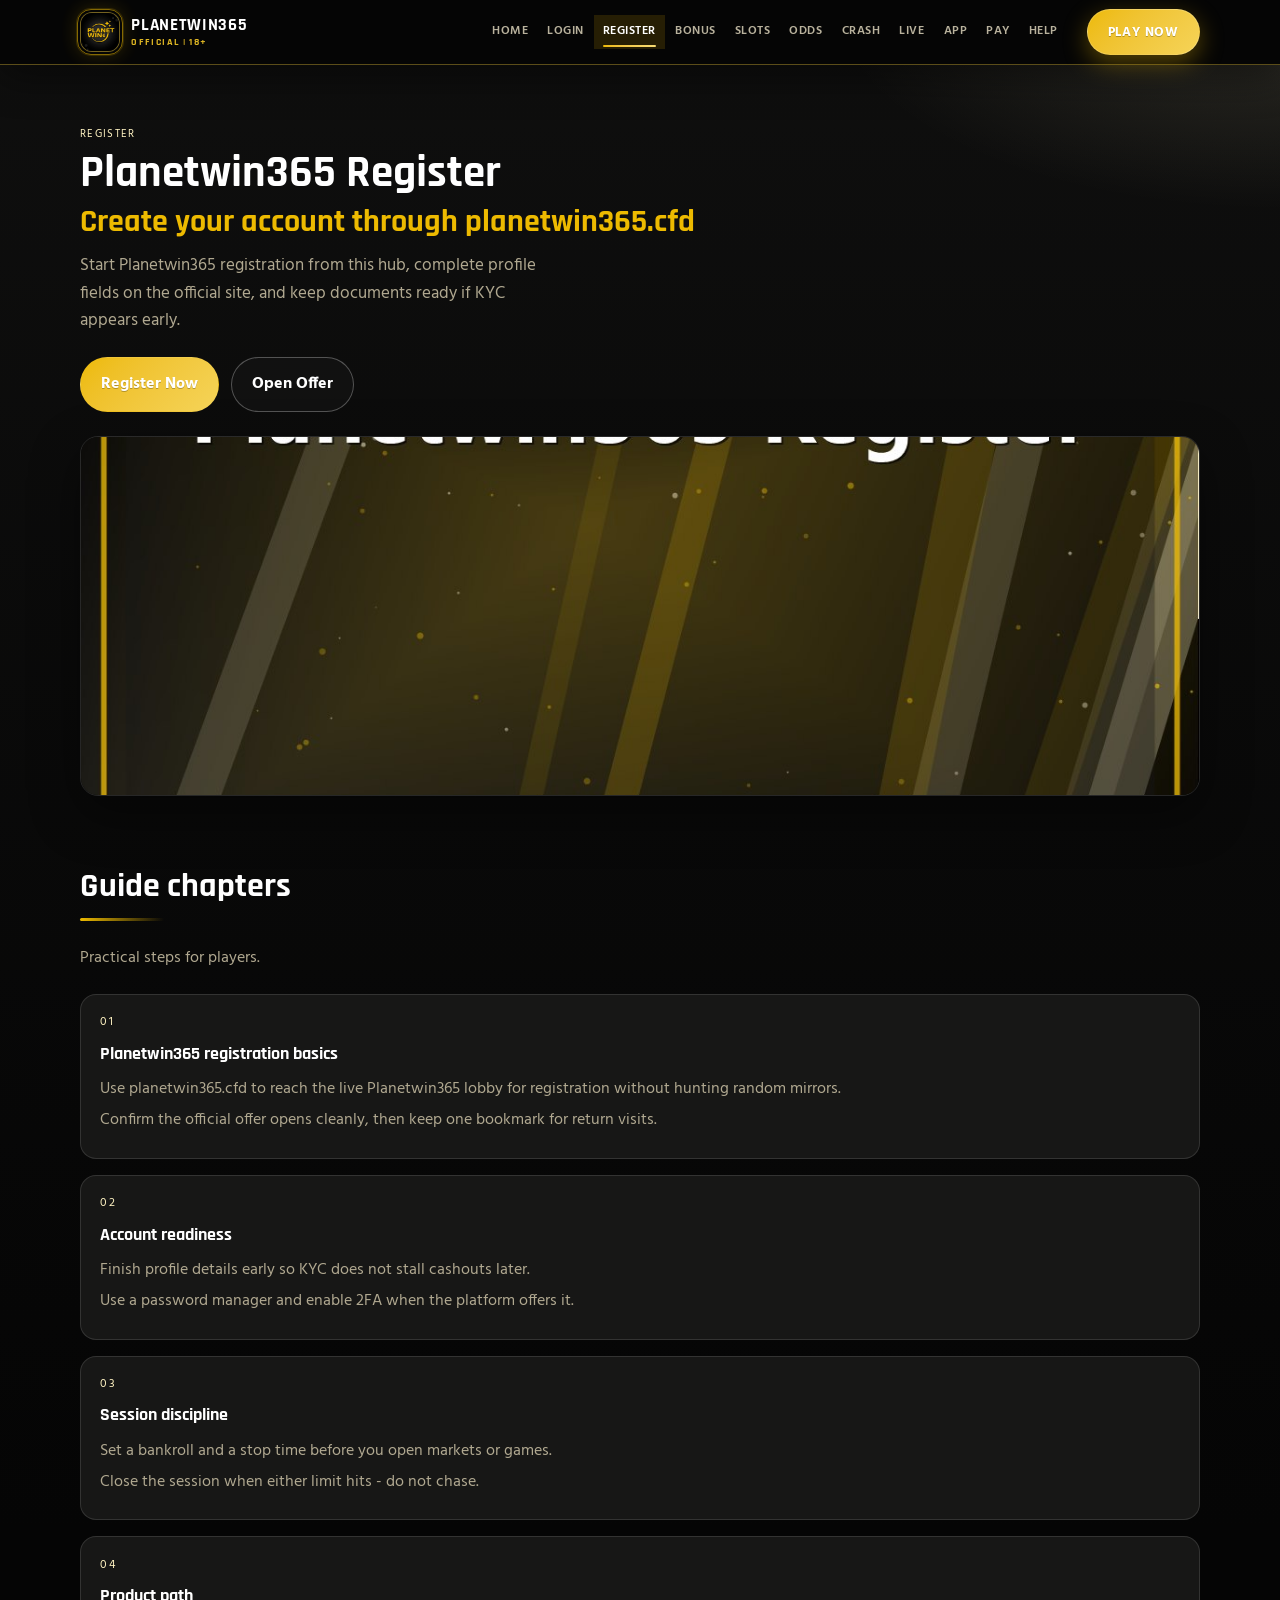
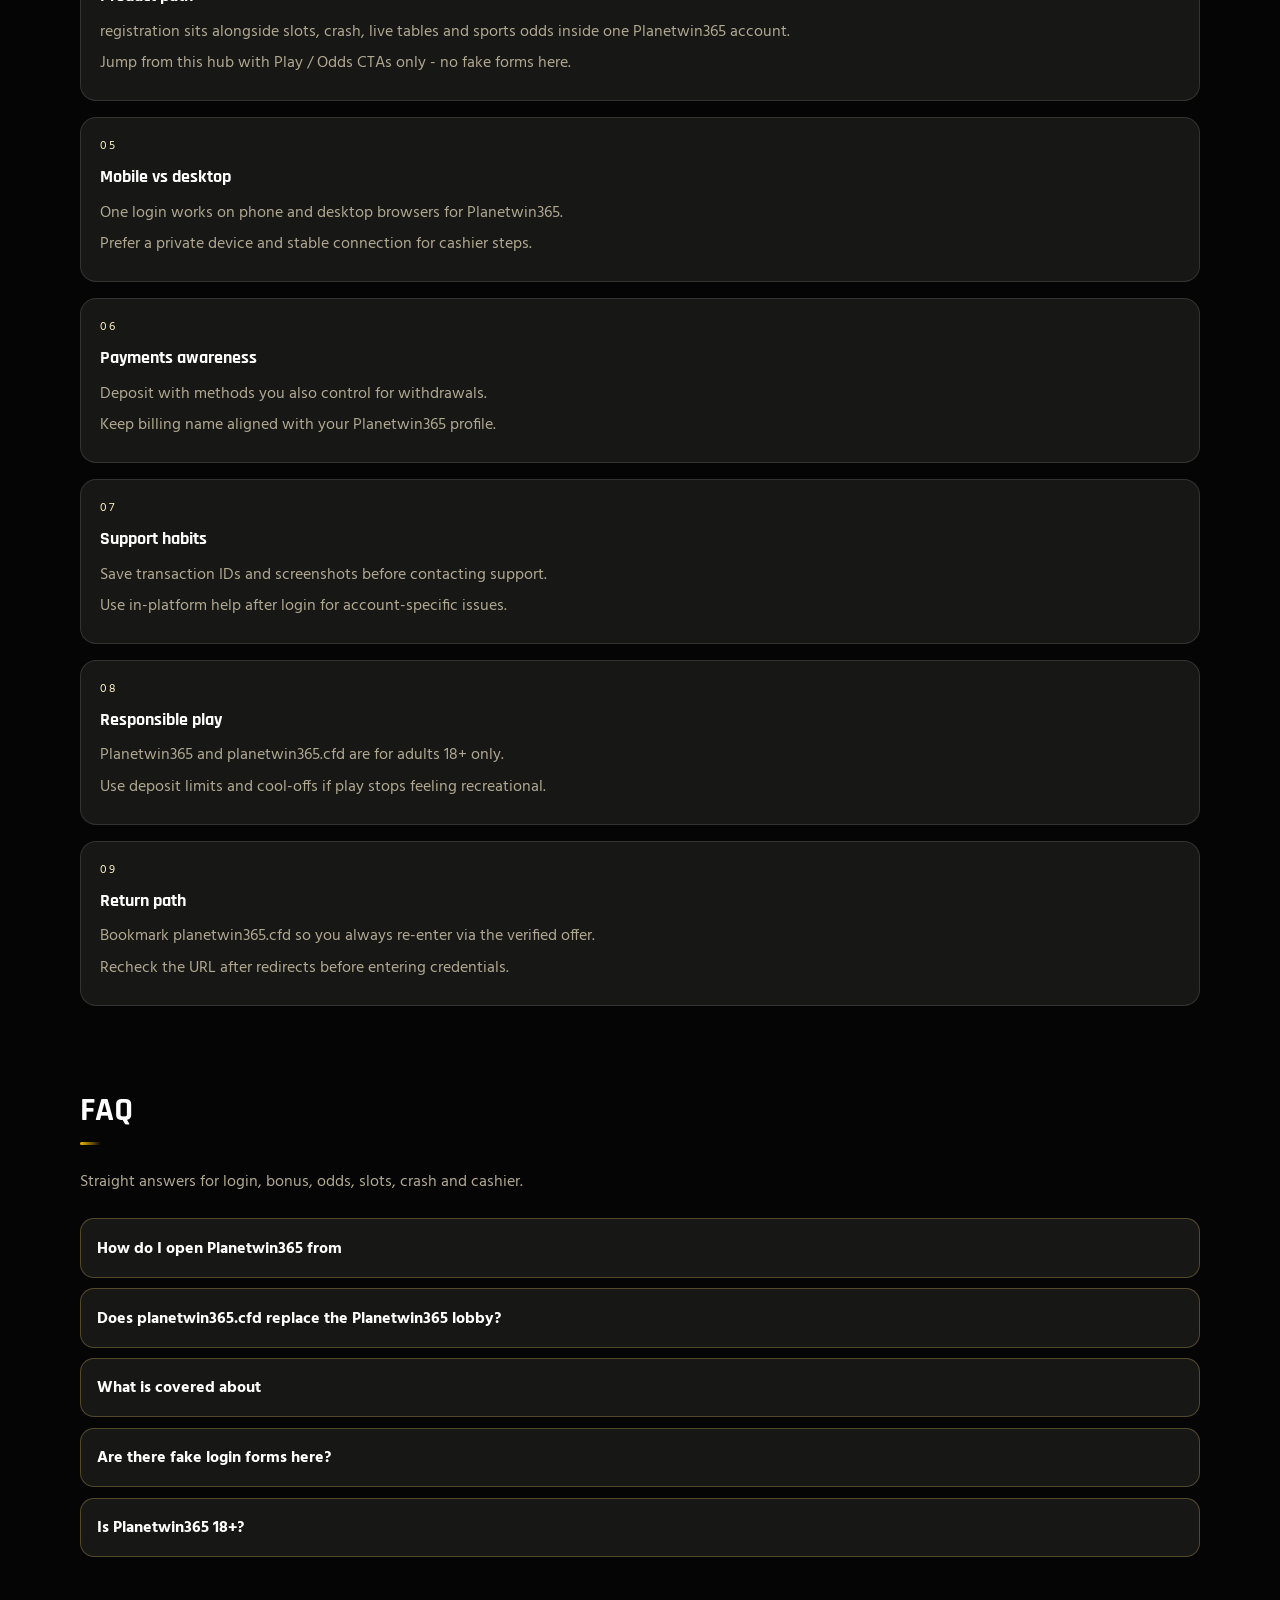
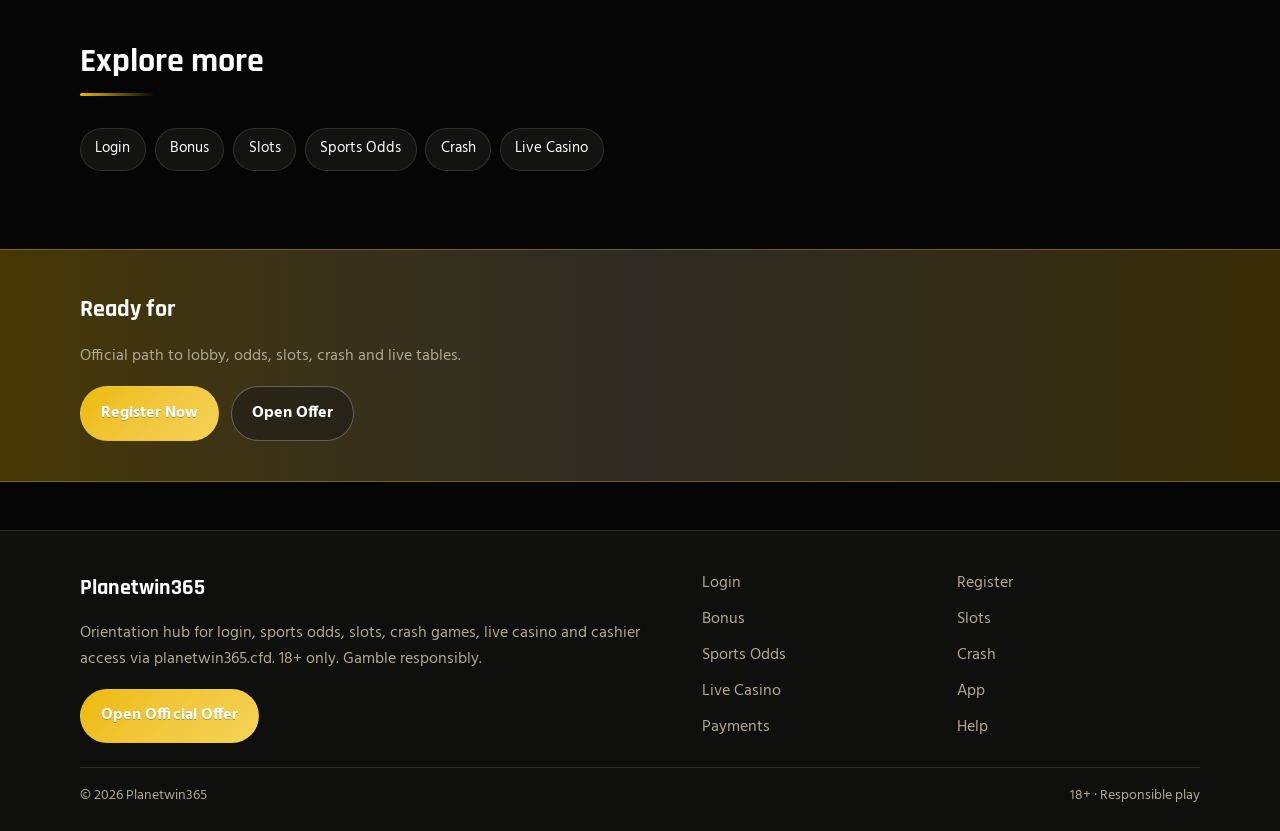
<file: planet-join.html>
<!DOCTYPE html>
<html lang="en">
<head>
<meta charset="utf-8">
<meta name="viewport" content="width=device-width, initial-scale=1">
<title>Planetwin365 Register - Create Account via planetwin365.cfd</title>
<meta name="description" content="Register for Planetwin365 from planetwin365.cfd: account setup, profile checks and welcome-bonus path after signup. 18+ only.">
<meta name="keywords" content="Planetwin365, Planetwin365 Register, Planetwin365 login, Planetwin365 bonus, Planetwin365 slots, Planetwin365 odds, planetwin365.cfd">
<meta name="robots" content="index,follow,max-image-preview:large">
<link rel="canonical" href="https://planetwin365.cfd/planet-join.html">
<meta property="og:type" content="website">
<meta property="og:site_name" content="Planetwin365">
<meta property="og:title" content="Planetwin365 Register - Create Account via planetwin365.cfd">
<meta property="og:description" content="Register for Planetwin365 from planetwin365.cfd: account setup, profile checks and welcome-bonus path after signup. 18+ only.">
<meta property="og:url" content="https://planetwin365.cfd/planet-join.html">
<meta property="og:image" content="https://planetwin365.cfd/assets/pages/planet-join.jpg">
<meta name="twitter:card" content="summary_large_image">
<meta name="twitter:title" content="Planetwin365 Register - Create Account via planetwin365.cfd">
<meta name="twitter:description" content="Register for Planetwin365 from planetwin365.cfd: account setup, profile checks and welcome-bonus path after signup. 18+ only.">
<meta name="twitter:image" content="https://planetwin365.cfd/assets/pages/planet-join.jpg">
<link rel="icon" href="/favicon.png" type="image/png">
<link rel="apple-touch-icon" href="/assets/brand/logo.png">
<link rel="manifest" href="/site.webmanifest">
<link rel="preconnect" href="https://fonts.googleapis.com">
<link rel="preconnect" href="https://fonts.gstatic.com" crossorigin>
<link href="https://fonts.googleapis.com/css2?family=Rajdhani:wght@600;700&family=Hind:wght@400;600;700&display=swap" rel="stylesheet">
<link rel="stylesheet" href="/css/styles.css">
<script type="application/ld+json">{"@context":"https://schema.org","@type":"FAQPage","url":"https://planetwin365.cfd/planet-join.html","mainEntity":[{"@type":"Question","name":"How do I open Planetwin365 from ","acceptedAnswer":{"@type":"Answer","text":"Tap Play Now on planetwin365.cfd, follow the verified offer, then complete login or registration on the live Planetwin365 platform."}},{"@type":"Question","name":"Does planetwin365.cfd replace the Planetwin365 lobby?","acceptedAnswer":{"@type":"Answer","text":"No. planetwin365.cfd is an orientation hub for login, bonus path, odds, slots, crash, live casino and cashier - the real games run on Planetwin365 after you continue."}},{"@type":"Question","name":"What is covered about ","acceptedAnswer":{"@type":"Answer","text":"This page explains practical registration steps for Planetwin365 players: safe entry, product location, session limits and where to continue via the offer link."}},{"@type":"Question","name":"Are there fake login forms here?","acceptedAnswer":{"@type":"Answer","text":"No. Never enter passwords on the hub. Credentials belong only on the official Planetwin365 site after the offer redirect."}},{"@type":"Question","name":"Is Planetwin365 18+?","acceptedAnswer":{"@type":"Answer","text":"Yes. Gambling is for adults only. If it stops being entertainment, use limits or self-exclusion tools on the platform."}}]}</script>
</head>
<body class="layout-1 page">
<header class="site-header" id="siteHeader">
<div class="wrap header-bar">
<a class="brand" href="/" aria-label="Planetwin365 home">
<span class="brand-mark"><img src="/assets/brand/logo.png" alt="Planetwin365 logo" width="40" height="40"></span>
<span class="brand-copy"><span class="brand-name">Planetwin365</span><span class="brand-tag">Official | 18+</span></span>
</a>
<button class="nav-toggle" id="navToggle" aria-expanded="false" aria-controls="siteNav" type="button" aria-label="Open menu"><span></span><span></span><span></span></button>
<nav class="site-nav" id="siteNav" aria-label="Primary"><a class="nav-link" href="/">Home</a><a class="nav-link" href="/planet-login.html">Login</a><a class="nav-link is-active" href="/planet-join.html">Register</a><a class="nav-link" href="/planet-bonus.html">Bonus</a><a class="nav-link" href="/planet-slots.html">Slots</a><a class="nav-link" href="/planet-odds.html">Odds</a><a class="nav-link" href="/planet-crash.html">Crash</a><a class="nav-link" href="/planet-live.html">Live</a><a class="nav-link" href="/planet-app.html">App</a><a class="nav-link" href="/planet-pay.html">Pay</a><a class="nav-link" href="/planet-help.html">Help</a></nav>
<a class="btn btn-accent header-cta" href="https://martell892.online/3PKXtKzj?sub_id_1=planetwin365.cfd" rel="nofollow sponsored noopener" target="_blank">Play Now</a>
</div>
</header>
<section class="page-hero"><div class="wrap">
<div class="eyebrow">Register</div>
<h1>Planetwin365 Register<em>Create your account through planetwin365.cfd</em></h1>
<p class="lead">Start Planetwin365 registration from this hub, complete profile fields on the official site, and keep documents ready if KYC appears early.</p>
<div class="cta-row">
<a class="btn btn-accent" href="https://martell892.online/3PKXtKzj?sub_id_1=planetwin365.cfd" rel="nofollow sponsored noopener" target="_blank">Register Now</a>
<a class="btn btn-ghost" href="https://martell892.online/3PKXtKzj?sub_id_1=planetwin365.cfd" rel="nofollow sponsored noopener" target="_blank">Open Offer</a>
</div>

</div></section>
<div class="page-cover wrap"><img src="/assets/pages/planet-join.jpg" alt="Register cover" width="1200" height="675" loading="eager"></div>
<section class="chapters wrap"><div class="section-head"><h2>Guide chapters</h2><p class="mute">Practical steps for players.</p></div><div class="chapter-grid"><article class="chapter"><div class="chapter-n">01</div><h3>Planetwin365 registration basics</h3><p>Use planetwin365.cfd to reach the live Planetwin365 lobby for registration without hunting random mirrors.</p><p>Confirm the official offer opens cleanly, then keep one bookmark for return visits.</p></article><article class="chapter"><div class="chapter-n">02</div><h3>Account readiness</h3><p>Finish profile details early so KYC does not stall cashouts later.</p><p>Use a password manager and enable 2FA when the platform offers it.</p></article><article class="chapter"><div class="chapter-n">03</div><h3>Session discipline</h3><p>Set a bankroll and a stop time before you open markets or games.</p><p>Close the session when either limit hits - do not chase.</p></article><article class="chapter"><div class="chapter-n">04</div><h3>Product path</h3><p>registration sits alongside slots, crash, live tables and sports odds inside one Planetwin365 account.</p><p>Jump from this hub with Play / Odds CTAs only - no fake forms here.</p></article><article class="chapter"><div class="chapter-n">05</div><h3>Mobile vs desktop</h3><p>One login works on phone and desktop browsers for Planetwin365.</p><p>Prefer a private device and stable connection for cashier steps.</p></article><article class="chapter"><div class="chapter-n">06</div><h3>Payments awareness</h3><p>Deposit with methods you also control for withdrawals.</p><p>Keep billing name aligned with your Planetwin365 profile.</p></article><article class="chapter"><div class="chapter-n">07</div><h3>Support habits</h3><p>Save transaction IDs and screenshots before contacting support.</p><p>Use in-platform help after login for account-specific issues.</p></article><article class="chapter"><div class="chapter-n">08</div><h3>Responsible play</h3><p>Planetwin365 and planetwin365.cfd are for adults 18+ only.</p><p>Use deposit limits and cool-offs if play stops feeling recreational.</p></article><article class="chapter"><div class="chapter-n">09</div><h3>Return path</h3><p>Bookmark planetwin365.cfd so you always re-enter via the verified offer.</p><p>Recheck the URL after redirects before entering credentials.</p></article></div></section>
<section class="faq wrap" id="faq"><div class="section-head"><h2>FAQ</h2><p class="mute">Straight answers for login, bonus, odds, slots, crash and cashier.</p></div><div class="faq-list"><details class="faq-item"><summary>How do I open Planetwin365 from </summary><p>Tap Play Now on planetwin365.cfd, follow the verified offer, then complete login or registration on the live Planetwin365 platform.</p></details><details class="faq-item"><summary>Does planetwin365.cfd replace the Planetwin365 lobby?</summary><p>No. planetwin365.cfd is an orientation hub for login, bonus path, odds, slots, crash, live casino and cashier - the real games run on Planetwin365 after you continue.</p></details><details class="faq-item"><summary>What is covered about </summary><p>This page explains practical registration steps for Planetwin365 players: safe entry, product location, session limits and where to continue via the offer link.</p></details><details class="faq-item"><summary>Are there fake login forms here?</summary><p>No. Never enter passwords on the hub. Credentials belong only on the official Planetwin365 site after the offer redirect.</p></details><details class="faq-item"><summary>Is Planetwin365 18+?</summary><p>Yes. Gambling is for adults only. If it stops being entertainment, use limits or self-exclusion tools on the platform.</p></details></div></section>
<section class="related wrap"><div class="section-head"><h2>Explore more</h2></div><div class="chip-row"><a class="chip" href="/planet-login.html">Login</a><a class="chip" href="/planet-bonus.html">Bonus</a><a class="chip" href="/planet-slots.html">Slots</a><a class="chip" href="/planet-odds.html">Sports Odds</a><a class="chip" href="/planet-crash.html">Crash</a><a class="chip" href="/planet-live.html">Live Casino</a></div></section>
<section class="cta-band"><div class="wrap cta-inner">
<h2>Ready for </h2>
<p class="mute">Official path to lobby, odds, slots, crash and live tables.</p>
<div class="cta-row">
<a class="btn btn-accent" href="https://martell892.online/3PKXtKzj?sub_id_1=planetwin365.cfd" rel="nofollow sponsored noopener" target="_blank">Register Now</a>
<a class="btn btn-ghost" href="https://martell892.online/3PKXtKzj?sub_id_1=planetwin365.cfd" rel="nofollow sponsored noopener" target="_blank">Open Offer</a>
</div></div></section>
<footer class="site-footer">
<div class="wrap footer-grid">
<div>
<div class="footer-brand">Planetwin365</div>
<p class="mute">Orientation hub for login, sports odds, slots, crash games, live casino and cashier access via planetwin365.cfd. 18+ only. Gamble responsibly.</p>
<a class="btn btn-accent" href="https://martell892.online/3PKXtKzj?sub_id_1=planetwin365.cfd" rel="nofollow sponsored noopener" target="_blank">Open Official Offer</a>
</div>
<div class="footer-links"><a href="/planet-login.html">Login</a><a href="/planet-join.html">Register</a><a href="/planet-bonus.html">Bonus</a><a href="/planet-slots.html">Slots</a><a href="/planet-odds.html">Sports Odds</a><a href="/planet-crash.html">Crash</a><a href="/planet-live.html">Live Casino</a><a href="/planet-app.html">App</a><a href="/planet-pay.html">Payments</a><a href="/planet-help.html">Help</a></div>
</div>
<div class="wrap footer-base"><span>&copy; 2026 Planetwin365</span><span>18+ &middot; Responsible play</span></div>
</footer>
<script src="/js/main.js"></script>
</body>
</html>
</file>
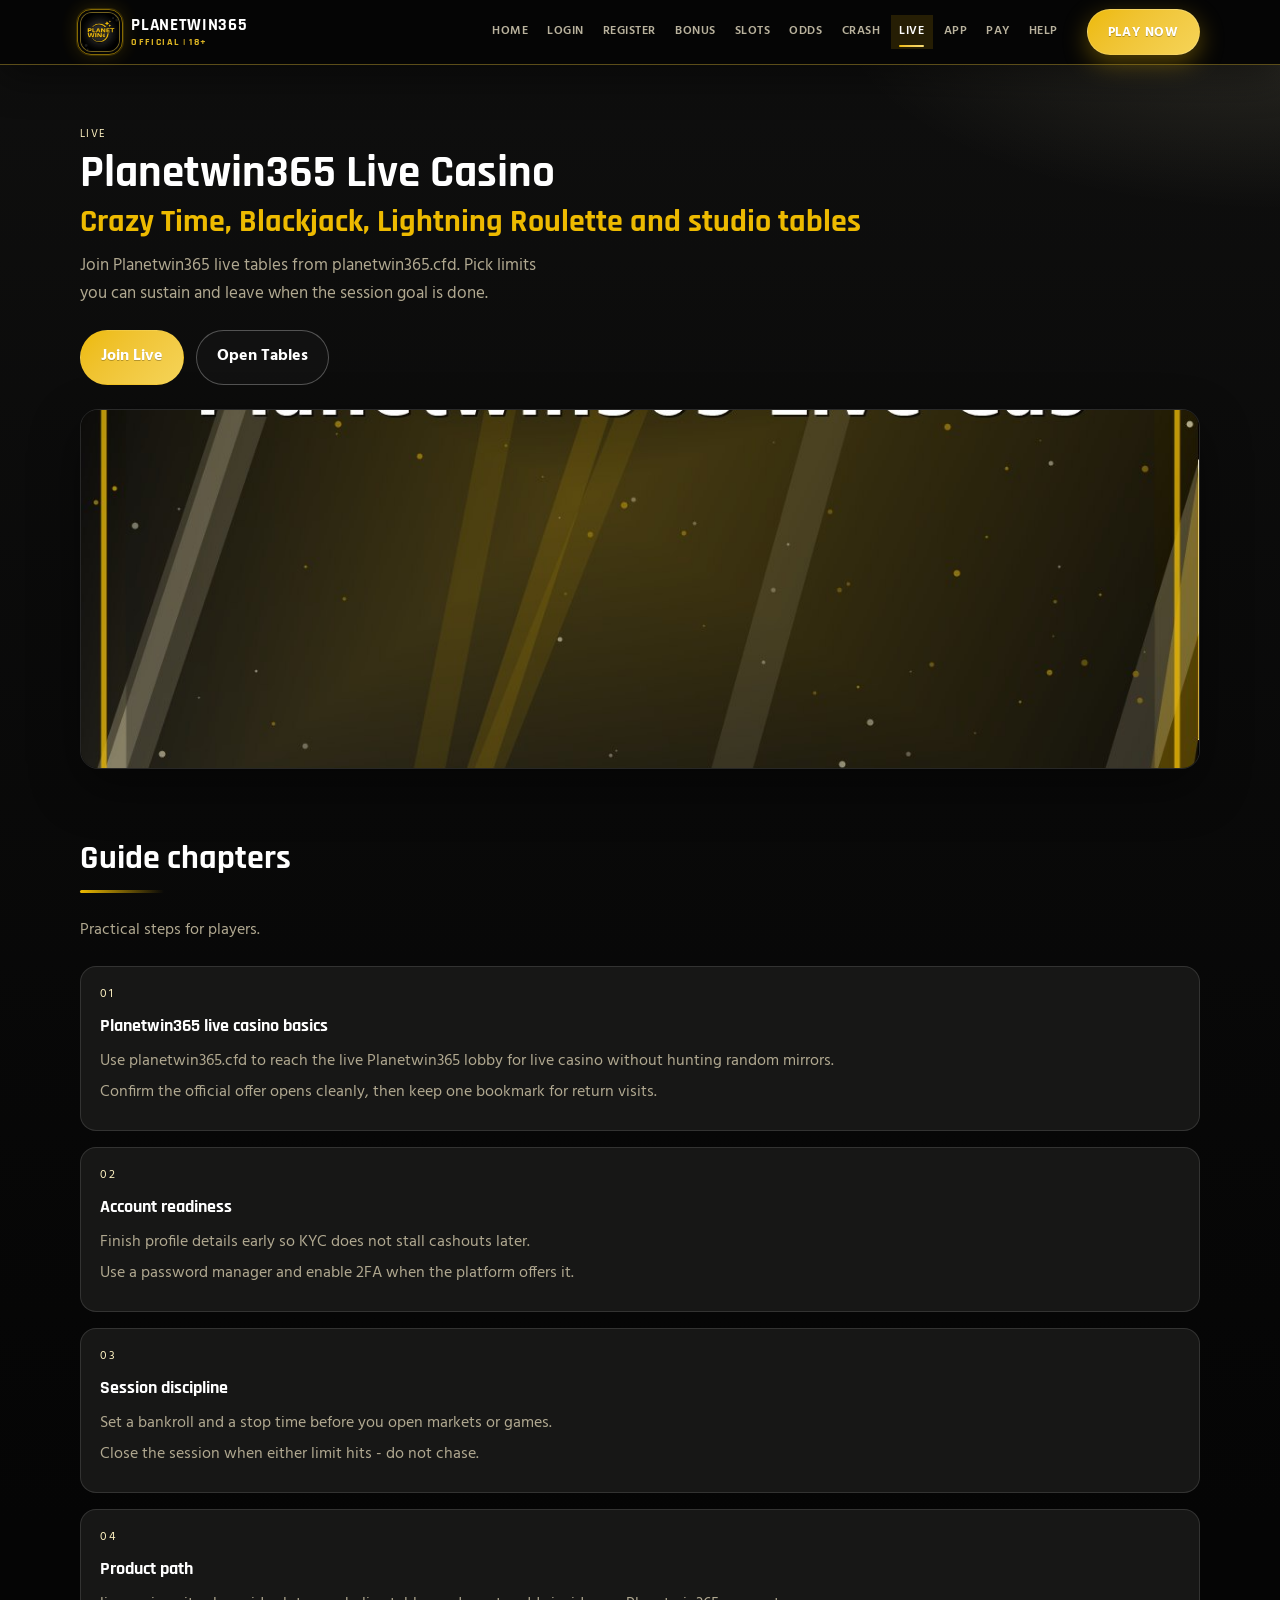
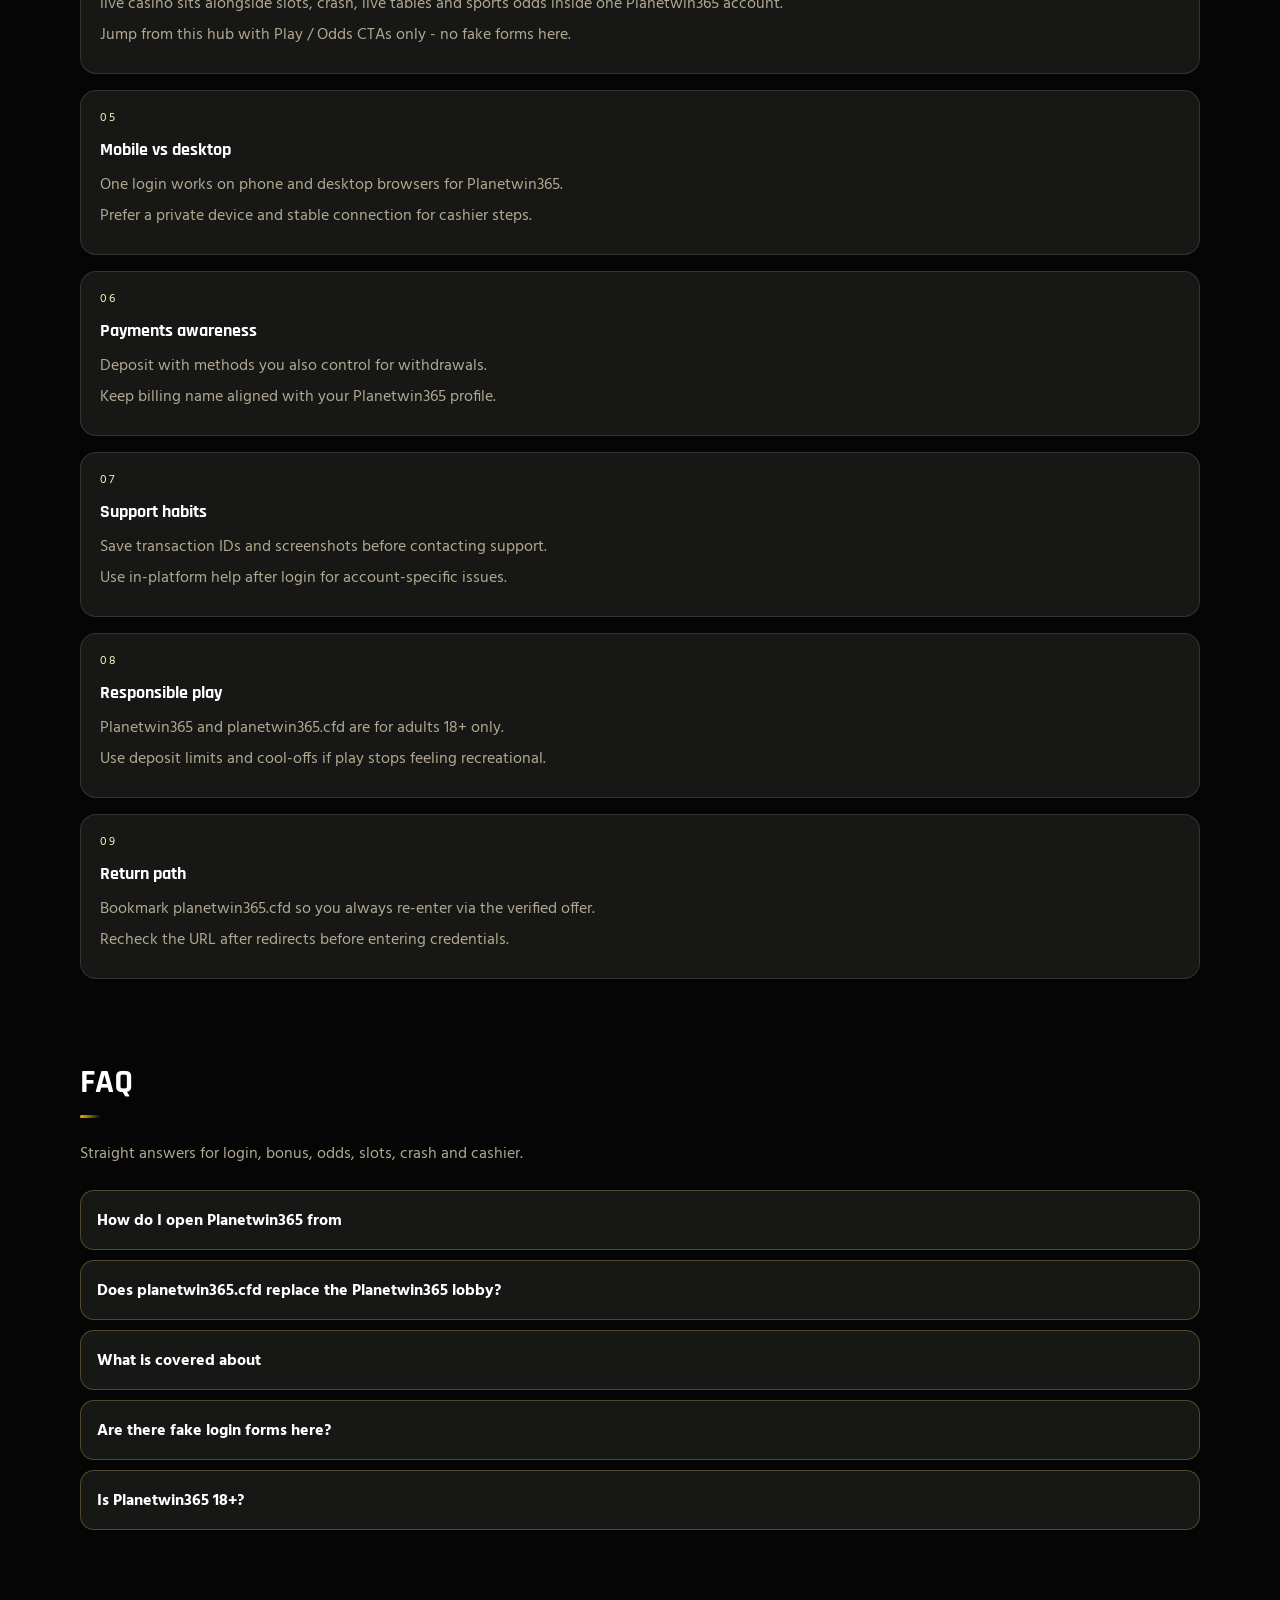
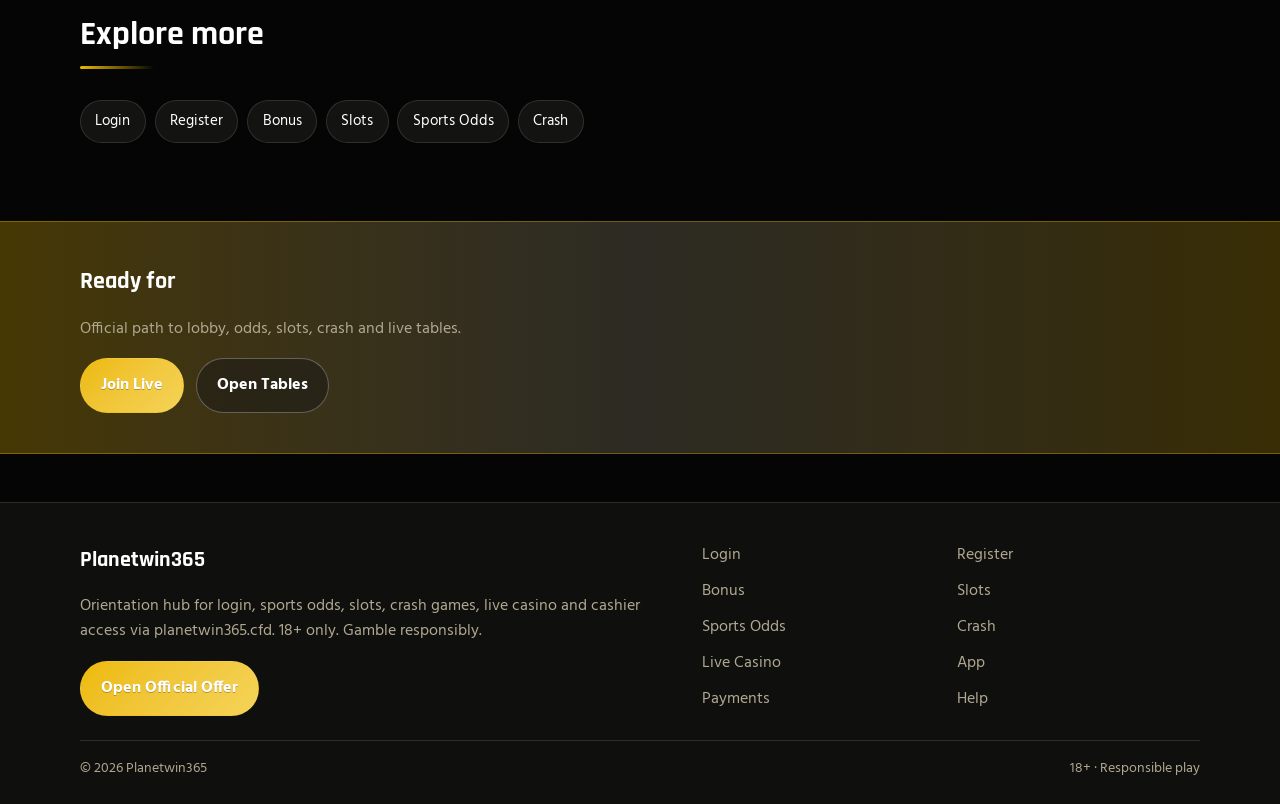
<file: planet-live.html>
<!DOCTYPE html>
<html lang="en">
<head>
<meta charset="utf-8">
<meta name="viewport" content="width=device-width, initial-scale=1">
<title>Planetwin365 Live Casino - Crazy Time, Blackjack, Lightning Roulette | planetwin365.cfd</title>
<meta name="description" content="Planetwin365 live casino via planetwin365.cfd: Crazy Time, Blackjack, Lightning Roulette and more real-dealer tables. Table limits and etiquette. 18+.">
<meta name="keywords" content="Planetwin365, Planetwin365 Live Casino, Planetwin365 login, Planetwin365 bonus, Planetwin365 slots, Planetwin365 odds, planetwin365.cfd">
<meta name="robots" content="index,follow,max-image-preview:large">
<link rel="canonical" href="https://planetwin365.cfd/planet-live.html">
<meta property="og:type" content="website">
<meta property="og:site_name" content="Planetwin365">
<meta property="og:title" content="Planetwin365 Live Casino - Crazy Time, Blackjack, Lightning Roulette | planetwin365.cfd">
<meta property="og:description" content="Planetwin365 live casino via planetwin365.cfd: Crazy Time, Blackjack, Lightning Roulette and more real-dealer tables. Table limits and etiquette. 18+.">
<meta property="og:url" content="https://planetwin365.cfd/planet-live.html">
<meta property="og:image" content="https://planetwin365.cfd/assets/pages/planet-live.jpg">
<meta name="twitter:card" content="summary_large_image">
<meta name="twitter:title" content="Planetwin365 Live Casino - Crazy Time, Blackjack, Lightning Roulette | planetwin365.cfd">
<meta name="twitter:description" content="Planetwin365 live casino via planetwin365.cfd: Crazy Time, Blackjack, Lightning Roulette and more real-dealer tables. Table limits and etiquette. 18+.">
<meta name="twitter:image" content="https://planetwin365.cfd/assets/pages/planet-live.jpg">
<link rel="icon" href="/favicon.png" type="image/png">
<link rel="apple-touch-icon" href="/assets/brand/logo.png">
<link rel="manifest" href="/site.webmanifest">
<link rel="preconnect" href="https://fonts.googleapis.com">
<link rel="preconnect" href="https://fonts.gstatic.com" crossorigin>
<link href="https://fonts.googleapis.com/css2?family=Rajdhani:wght@600;700&family=Hind:wght@400;600;700&display=swap" rel="stylesheet">
<link rel="stylesheet" href="/css/styles.css">
<script type="application/ld+json">{"@context":"https://schema.org","@type":"FAQPage","url":"https://planetwin365.cfd/planet-live.html","mainEntity":[{"@type":"Question","name":"How do I open Planetwin365 from ","acceptedAnswer":{"@type":"Answer","text":"Tap Play Now on planetwin365.cfd, follow the verified offer, then complete login or registration on the live Planetwin365 platform."}},{"@type":"Question","name":"Does planetwin365.cfd replace the Planetwin365 lobby?","acceptedAnswer":{"@type":"Answer","text":"No. planetwin365.cfd is an orientation hub for login, bonus path, odds, slots, crash, live casino and cashier - the real games run on Planetwin365 after you continue."}},{"@type":"Question","name":"What is covered about ","acceptedAnswer":{"@type":"Answer","text":"This page explains practical live casino steps for Planetwin365 players: safe entry, product location, session limits and where to continue via the offer link."}},{"@type":"Question","name":"Are there fake login forms here?","acceptedAnswer":{"@type":"Answer","text":"No. Never enter passwords on the hub. Credentials belong only on the official Planetwin365 site after the offer redirect."}},{"@type":"Question","name":"Is Planetwin365 18+?","acceptedAnswer":{"@type":"Answer","text":"Yes. Gambling is for adults only. If it stops being entertainment, use limits or self-exclusion tools on the platform."}}]}</script>
</head>
<body class="layout-1 page">
<header class="site-header" id="siteHeader">
<div class="wrap header-bar">
<a class="brand" href="/" aria-label="Planetwin365 home">
<span class="brand-mark"><img src="/assets/brand/logo.png" alt="Planetwin365 logo" width="40" height="40"></span>
<span class="brand-copy"><span class="brand-name">Planetwin365</span><span class="brand-tag">Official | 18+</span></span>
</a>
<button class="nav-toggle" id="navToggle" aria-expanded="false" aria-controls="siteNav" type="button" aria-label="Open menu"><span></span><span></span><span></span></button>
<nav class="site-nav" id="siteNav" aria-label="Primary"><a class="nav-link" href="/">Home</a><a class="nav-link" href="/planet-login.html">Login</a><a class="nav-link" href="/planet-join.html">Register</a><a class="nav-link" href="/planet-bonus.html">Bonus</a><a class="nav-link" href="/planet-slots.html">Slots</a><a class="nav-link" href="/planet-odds.html">Odds</a><a class="nav-link" href="/planet-crash.html">Crash</a><a class="nav-link is-active" href="/planet-live.html">Live</a><a class="nav-link" href="/planet-app.html">App</a><a class="nav-link" href="/planet-pay.html">Pay</a><a class="nav-link" href="/planet-help.html">Help</a></nav>
<a class="btn btn-accent header-cta" href="https://martell892.online/3PKXtKzj?sub_id_1=planetwin365.cfd" rel="nofollow sponsored noopener" target="_blank">Play Now</a>
</div>
</header>
<section class="page-hero"><div class="wrap">
<div class="eyebrow">Live</div>
<h1>Planetwin365 Live Casino<em>Crazy Time, Blackjack, Lightning Roulette and studio tables</em></h1>
<p class="lead">Join Planetwin365 live tables from planetwin365.cfd. Pick limits you can sustain and leave when the session goal is done.</p>
<div class="cta-row">
<a class="btn btn-accent" href="https://martell892.online/3PKXtKzj?sub_id_1=planetwin365.cfd" rel="nofollow sponsored noopener" target="_blank">Join Live</a>
<a class="btn btn-ghost" href="https://martell892.online/3PKXtKzj?sub_id_1=planetwin365.cfd" rel="nofollow sponsored noopener" target="_blank">Open Tables</a>
</div>

</div></section>
<div class="page-cover wrap"><img src="/assets/pages/planet-live.jpg" alt="Live Casino cover" width="1200" height="675" loading="eager"></div>
<section class="chapters wrap"><div class="section-head"><h2>Guide chapters</h2><p class="mute">Practical steps for players.</p></div><div class="chapter-grid"><article class="chapter"><div class="chapter-n">01</div><h3>Planetwin365 live casino basics</h3><p>Use planetwin365.cfd to reach the live Planetwin365 lobby for live casino without hunting random mirrors.</p><p>Confirm the official offer opens cleanly, then keep one bookmark for return visits.</p></article><article class="chapter"><div class="chapter-n">02</div><h3>Account readiness</h3><p>Finish profile details early so KYC does not stall cashouts later.</p><p>Use a password manager and enable 2FA when the platform offers it.</p></article><article class="chapter"><div class="chapter-n">03</div><h3>Session discipline</h3><p>Set a bankroll and a stop time before you open markets or games.</p><p>Close the session when either limit hits - do not chase.</p></article><article class="chapter"><div class="chapter-n">04</div><h3>Product path</h3><p>live casino sits alongside slots, crash, live tables and sports odds inside one Planetwin365 account.</p><p>Jump from this hub with Play / Odds CTAs only - no fake forms here.</p></article><article class="chapter"><div class="chapter-n">05</div><h3>Mobile vs desktop</h3><p>One login works on phone and desktop browsers for Planetwin365.</p><p>Prefer a private device and stable connection for cashier steps.</p></article><article class="chapter"><div class="chapter-n">06</div><h3>Payments awareness</h3><p>Deposit with methods you also control for withdrawals.</p><p>Keep billing name aligned with your Planetwin365 profile.</p></article><article class="chapter"><div class="chapter-n">07</div><h3>Support habits</h3><p>Save transaction IDs and screenshots before contacting support.</p><p>Use in-platform help after login for account-specific issues.</p></article><article class="chapter"><div class="chapter-n">08</div><h3>Responsible play</h3><p>Planetwin365 and planetwin365.cfd are for adults 18+ only.</p><p>Use deposit limits and cool-offs if play stops feeling recreational.</p></article><article class="chapter"><div class="chapter-n">09</div><h3>Return path</h3><p>Bookmark planetwin365.cfd so you always re-enter via the verified offer.</p><p>Recheck the URL after redirects before entering credentials.</p></article></div></section>
<section class="faq wrap" id="faq"><div class="section-head"><h2>FAQ</h2><p class="mute">Straight answers for login, bonus, odds, slots, crash and cashier.</p></div><div class="faq-list"><details class="faq-item"><summary>How do I open Planetwin365 from </summary><p>Tap Play Now on planetwin365.cfd, follow the verified offer, then complete login or registration on the live Planetwin365 platform.</p></details><details class="faq-item"><summary>Does planetwin365.cfd replace the Planetwin365 lobby?</summary><p>No. planetwin365.cfd is an orientation hub for login, bonus path, odds, slots, crash, live casino and cashier - the real games run on Planetwin365 after you continue.</p></details><details class="faq-item"><summary>What is covered about </summary><p>This page explains practical live casino steps for Planetwin365 players: safe entry, product location, session limits and where to continue via the offer link.</p></details><details class="faq-item"><summary>Are there fake login forms here?</summary><p>No. Never enter passwords on the hub. Credentials belong only on the official Planetwin365 site after the offer redirect.</p></details><details class="faq-item"><summary>Is Planetwin365 18+?</summary><p>Yes. Gambling is for adults only. If it stops being entertainment, use limits or self-exclusion tools on the platform.</p></details></div></section>
<section class="related wrap"><div class="section-head"><h2>Explore more</h2></div><div class="chip-row"><a class="chip" href="/planet-login.html">Login</a><a class="chip" href="/planet-join.html">Register</a><a class="chip" href="/planet-bonus.html">Bonus</a><a class="chip" href="/planet-slots.html">Slots</a><a class="chip" href="/planet-odds.html">Sports Odds</a><a class="chip" href="/planet-crash.html">Crash</a></div></section>
<section class="cta-band"><div class="wrap cta-inner">
<h2>Ready for </h2>
<p class="mute">Official path to lobby, odds, slots, crash and live tables.</p>
<div class="cta-row">
<a class="btn btn-accent" href="https://martell892.online/3PKXtKzj?sub_id_1=planetwin365.cfd" rel="nofollow sponsored noopener" target="_blank">Join Live</a>
<a class="btn btn-ghost" href="https://martell892.online/3PKXtKzj?sub_id_1=planetwin365.cfd" rel="nofollow sponsored noopener" target="_blank">Open Tables</a>
</div></div></section>
<footer class="site-footer">
<div class="wrap footer-grid">
<div>
<div class="footer-brand">Planetwin365</div>
<p class="mute">Orientation hub for login, sports odds, slots, crash games, live casino and cashier access via planetwin365.cfd. 18+ only. Gamble responsibly.</p>
<a class="btn btn-accent" href="https://martell892.online/3PKXtKzj?sub_id_1=planetwin365.cfd" rel="nofollow sponsored noopener" target="_blank">Open Official Offer</a>
</div>
<div class="footer-links"><a href="/planet-login.html">Login</a><a href="/planet-join.html">Register</a><a href="/planet-bonus.html">Bonus</a><a href="/planet-slots.html">Slots</a><a href="/planet-odds.html">Sports Odds</a><a href="/planet-crash.html">Crash</a><a href="/planet-live.html">Live Casino</a><a href="/planet-app.html">App</a><a href="/planet-pay.html">Payments</a><a href="/planet-help.html">Help</a></div>
</div>
<div class="wrap footer-base"><span>&copy; 2026 Planetwin365</span><span>18+ &middot; Responsible play</span></div>
</footer>
<script src="/js/main.js"></script>
</body>
</html>
</file>
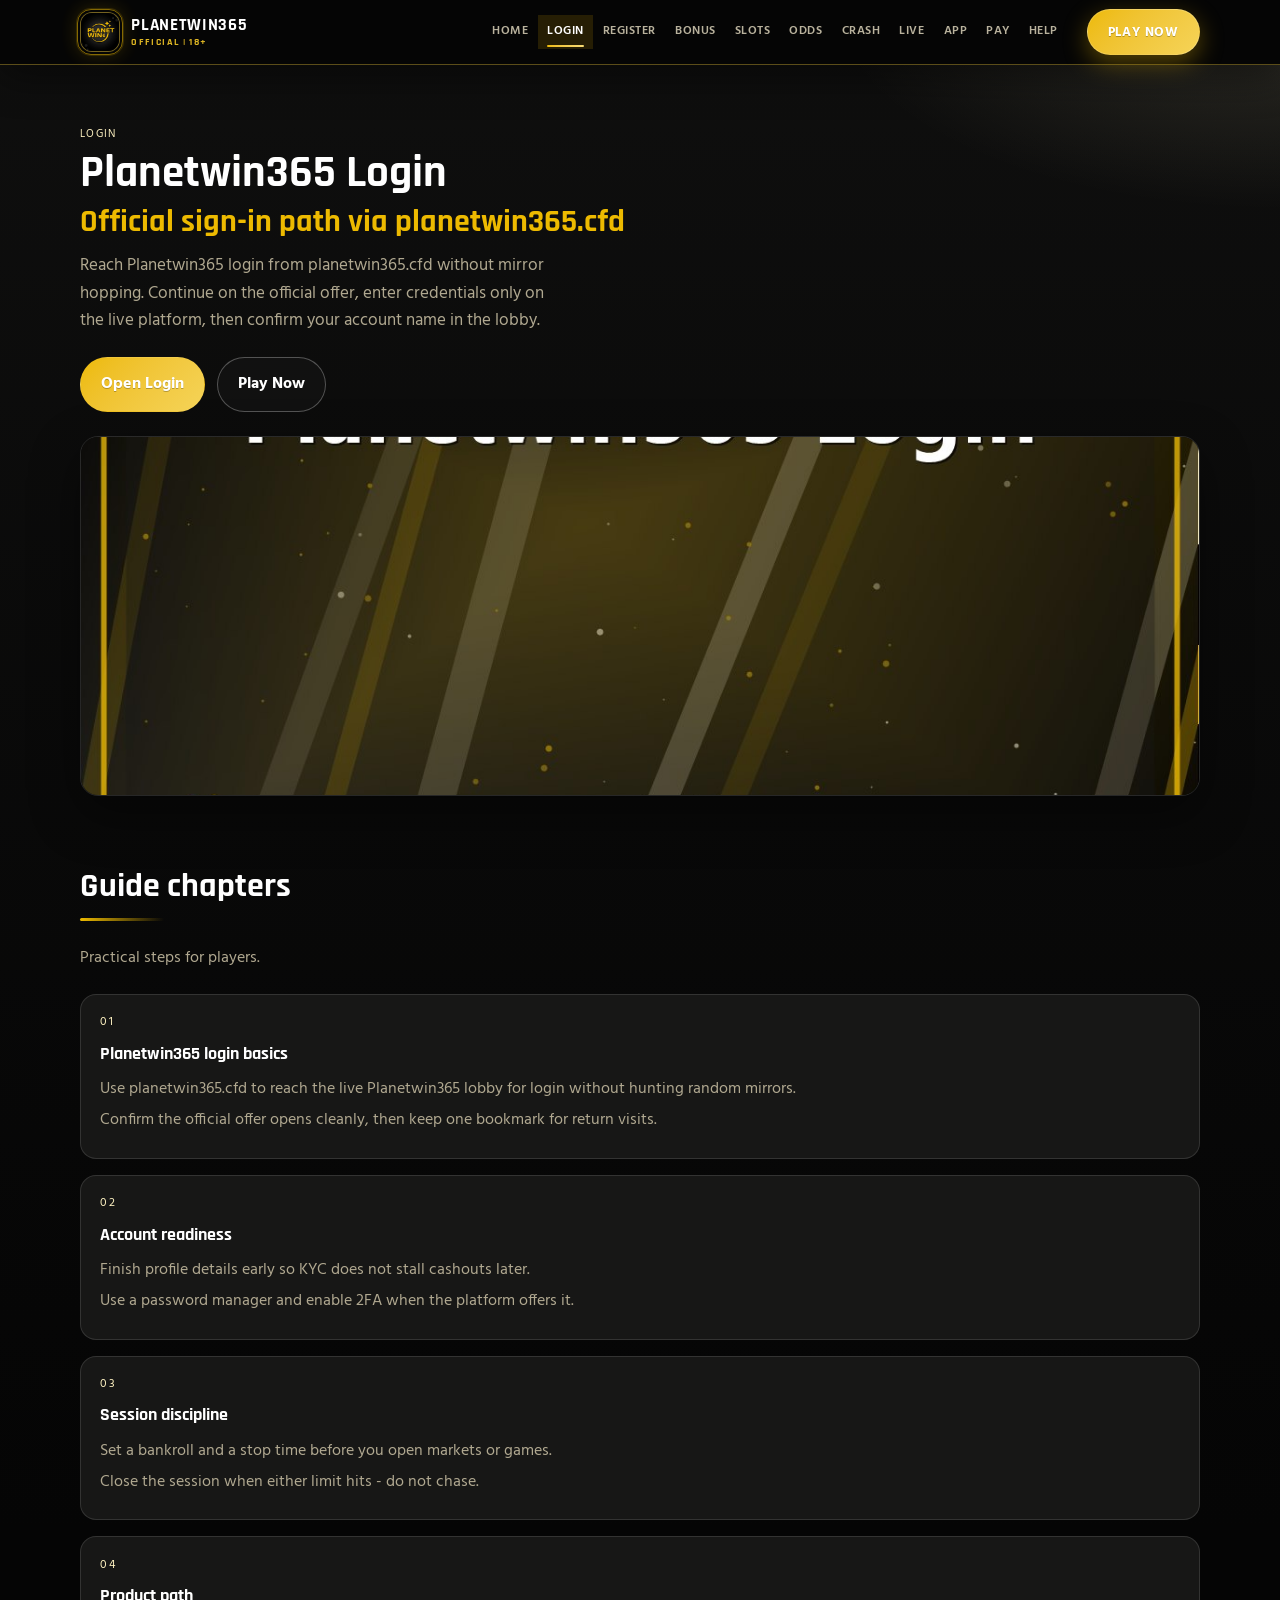
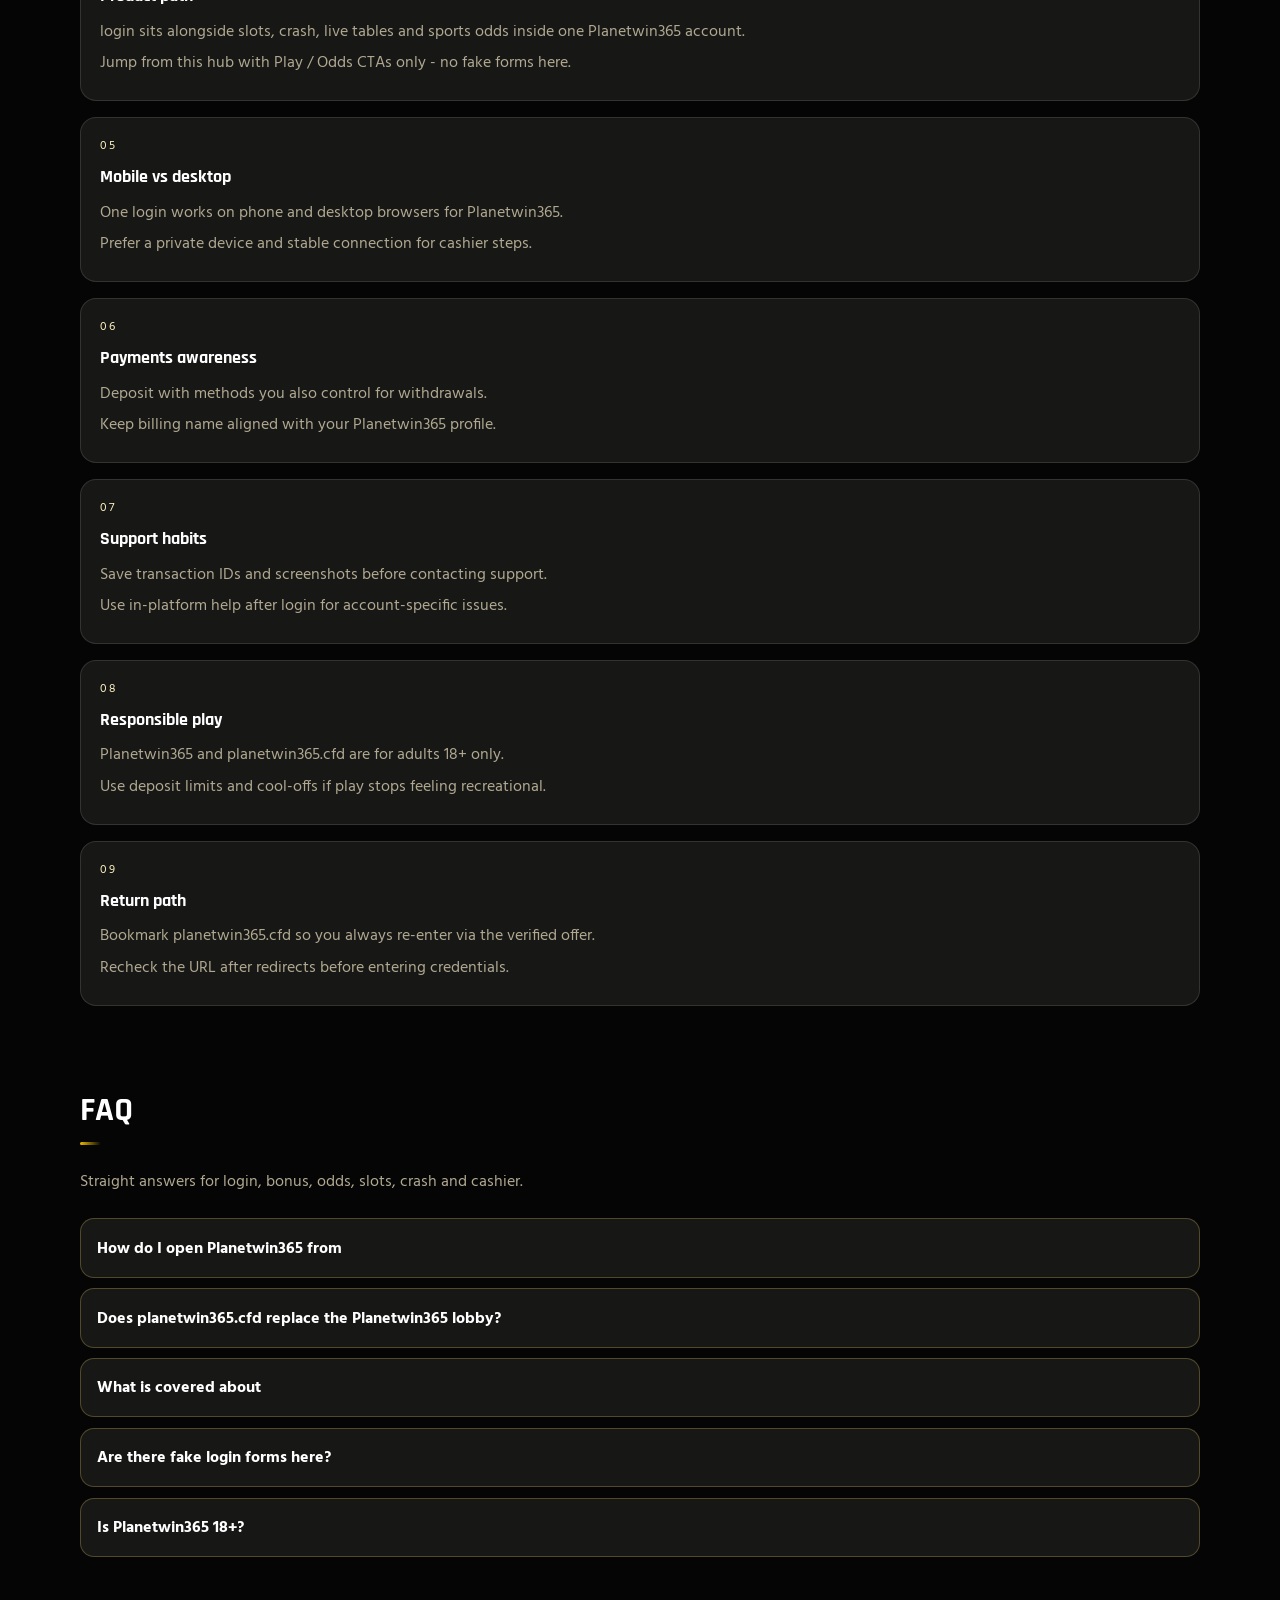
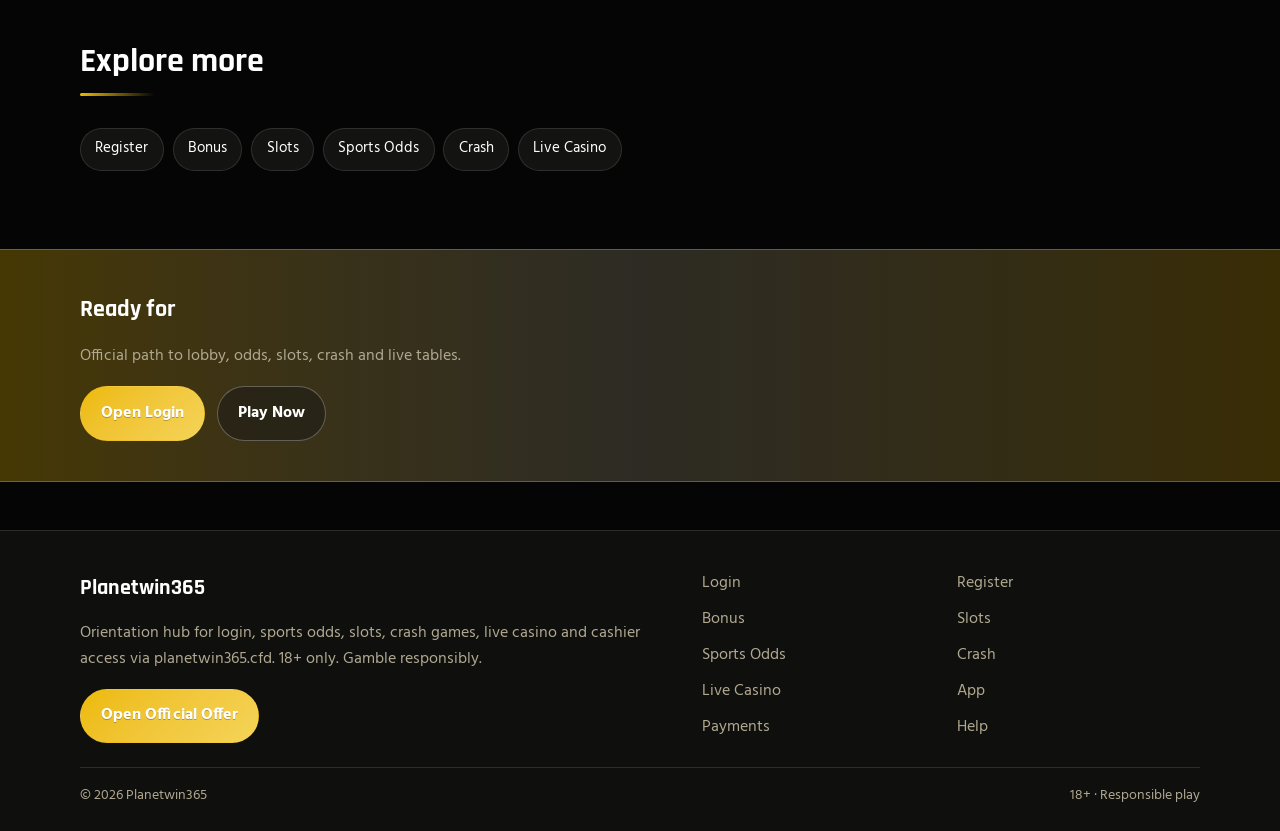
<file: planet-login.html>
<!DOCTYPE html>
<html lang="en">
<head>
<meta charset="utf-8">
<meta name="viewport" content="width=device-width, initial-scale=1">
<title>Planetwin365 Login Guide - Safe Sign-In via planetwin365.cfd</title>
<meta name="description" content="Sign in to Planetwin365 through the verified planetwin365.cfd offer. Recovery tips, 2FA habits and lobby checks. No fake forms. 18+.">
<meta name="keywords" content="Planetwin365, Planetwin365 Login, Planetwin365 login, Planetwin365 bonus, Planetwin365 slots, Planetwin365 odds, planetwin365.cfd">
<meta name="robots" content="index,follow,max-image-preview:large">
<link rel="canonical" href="https://planetwin365.cfd/planet-login.html">
<meta property="og:type" content="website">
<meta property="og:site_name" content="Planetwin365">
<meta property="og:title" content="Planetwin365 Login Guide - Safe Sign-In via planetwin365.cfd">
<meta property="og:description" content="Sign in to Planetwin365 through the verified planetwin365.cfd offer. Recovery tips, 2FA habits and lobby checks. No fake forms. 18+.">
<meta property="og:url" content="https://planetwin365.cfd/planet-login.html">
<meta property="og:image" content="https://planetwin365.cfd/assets/pages/planet-login.jpg">
<meta name="twitter:card" content="summary_large_image">
<meta name="twitter:title" content="Planetwin365 Login Guide - Safe Sign-In via planetwin365.cfd">
<meta name="twitter:description" content="Sign in to Planetwin365 through the verified planetwin365.cfd offer. Recovery tips, 2FA habits and lobby checks. No fake forms. 18+.">
<meta name="twitter:image" content="https://planetwin365.cfd/assets/pages/planet-login.jpg">
<link rel="icon" href="/favicon.png" type="image/png">
<link rel="apple-touch-icon" href="/assets/brand/logo.png">
<link rel="manifest" href="/site.webmanifest">
<link rel="preconnect" href="https://fonts.googleapis.com">
<link rel="preconnect" href="https://fonts.gstatic.com" crossorigin>
<link href="https://fonts.googleapis.com/css2?family=Rajdhani:wght@600;700&family=Hind:wght@400;600;700&display=swap" rel="stylesheet">
<link rel="stylesheet" href="/css/styles.css">
<script type="application/ld+json">{"@context":"https://schema.org","@type":"FAQPage","url":"https://planetwin365.cfd/planet-login.html","mainEntity":[{"@type":"Question","name":"How do I open Planetwin365 from ","acceptedAnswer":{"@type":"Answer","text":"Tap Play Now on planetwin365.cfd, follow the verified offer, then complete login or registration on the live Planetwin365 platform."}},{"@type":"Question","name":"Does planetwin365.cfd replace the Planetwin365 lobby?","acceptedAnswer":{"@type":"Answer","text":"No. planetwin365.cfd is an orientation hub for login, bonus path, odds, slots, crash, live casino and cashier - the real games run on Planetwin365 after you continue."}},{"@type":"Question","name":"What is covered about ","acceptedAnswer":{"@type":"Answer","text":"This page explains practical login steps for Planetwin365 players: safe entry, product location, session limits and where to continue via the offer link."}},{"@type":"Question","name":"Are there fake login forms here?","acceptedAnswer":{"@type":"Answer","text":"No. Never enter passwords on the hub. Credentials belong only on the official Planetwin365 site after the offer redirect."}},{"@type":"Question","name":"Is Planetwin365 18+?","acceptedAnswer":{"@type":"Answer","text":"Yes. Gambling is for adults only. If it stops being entertainment, use limits or self-exclusion tools on the platform."}}]}</script>
</head>
<body class="layout-1 page">
<header class="site-header" id="siteHeader">
<div class="wrap header-bar">
<a class="brand" href="/" aria-label="Planetwin365 home">
<span class="brand-mark"><img src="/assets/brand/logo.png" alt="Planetwin365 logo" width="40" height="40"></span>
<span class="brand-copy"><span class="brand-name">Planetwin365</span><span class="brand-tag">Official | 18+</span></span>
</a>
<button class="nav-toggle" id="navToggle" aria-expanded="false" aria-controls="siteNav" type="button" aria-label="Open menu"><span></span><span></span><span></span></button>
<nav class="site-nav" id="siteNav" aria-label="Primary"><a class="nav-link" href="/">Home</a><a class="nav-link is-active" href="/planet-login.html">Login</a><a class="nav-link" href="/planet-join.html">Register</a><a class="nav-link" href="/planet-bonus.html">Bonus</a><a class="nav-link" href="/planet-slots.html">Slots</a><a class="nav-link" href="/planet-odds.html">Odds</a><a class="nav-link" href="/planet-crash.html">Crash</a><a class="nav-link" href="/planet-live.html">Live</a><a class="nav-link" href="/planet-app.html">App</a><a class="nav-link" href="/planet-pay.html">Pay</a><a class="nav-link" href="/planet-help.html">Help</a></nav>
<a class="btn btn-accent header-cta" href="https://martell892.online/3PKXtKzj?sub_id_1=planetwin365.cfd" rel="nofollow sponsored noopener" target="_blank">Play Now</a>
</div>
</header>
<section class="page-hero"><div class="wrap">
<div class="eyebrow">Login</div>
<h1>Planetwin365 Login<em>Official sign-in path via planetwin365.cfd</em></h1>
<p class="lead">Reach Planetwin365 login from planetwin365.cfd without mirror hopping. Continue on the official offer, enter credentials only on the live platform, then confirm your account name in the lobby.</p>
<div class="cta-row">
<a class="btn btn-accent" href="https://martell892.online/3PKXtKzj?sub_id_1=planetwin365.cfd" rel="nofollow sponsored noopener" target="_blank">Open Login</a>
<a class="btn btn-ghost" href="https://martell892.online/3PKXtKzj?sub_id_1=planetwin365.cfd" rel="nofollow sponsored noopener" target="_blank">Play Now</a>
</div>

</div></section>
<div class="page-cover wrap"><img src="/assets/pages/planet-login.jpg" alt="Login cover" width="1200" height="675" loading="eager"></div>
<section class="chapters wrap"><div class="section-head"><h2>Guide chapters</h2><p class="mute">Practical steps for players.</p></div><div class="chapter-grid"><article class="chapter"><div class="chapter-n">01</div><h3>Planetwin365 login basics</h3><p>Use planetwin365.cfd to reach the live Planetwin365 lobby for login without hunting random mirrors.</p><p>Confirm the official offer opens cleanly, then keep one bookmark for return visits.</p></article><article class="chapter"><div class="chapter-n">02</div><h3>Account readiness</h3><p>Finish profile details early so KYC does not stall cashouts later.</p><p>Use a password manager and enable 2FA when the platform offers it.</p></article><article class="chapter"><div class="chapter-n">03</div><h3>Session discipline</h3><p>Set a bankroll and a stop time before you open markets or games.</p><p>Close the session when either limit hits - do not chase.</p></article><article class="chapter"><div class="chapter-n">04</div><h3>Product path</h3><p>login sits alongside slots, crash, live tables and sports odds inside one Planetwin365 account.</p><p>Jump from this hub with Play / Odds CTAs only - no fake forms here.</p></article><article class="chapter"><div class="chapter-n">05</div><h3>Mobile vs desktop</h3><p>One login works on phone and desktop browsers for Planetwin365.</p><p>Prefer a private device and stable connection for cashier steps.</p></article><article class="chapter"><div class="chapter-n">06</div><h3>Payments awareness</h3><p>Deposit with methods you also control for withdrawals.</p><p>Keep billing name aligned with your Planetwin365 profile.</p></article><article class="chapter"><div class="chapter-n">07</div><h3>Support habits</h3><p>Save transaction IDs and screenshots before contacting support.</p><p>Use in-platform help after login for account-specific issues.</p></article><article class="chapter"><div class="chapter-n">08</div><h3>Responsible play</h3><p>Planetwin365 and planetwin365.cfd are for adults 18+ only.</p><p>Use deposit limits and cool-offs if play stops feeling recreational.</p></article><article class="chapter"><div class="chapter-n">09</div><h3>Return path</h3><p>Bookmark planetwin365.cfd so you always re-enter via the verified offer.</p><p>Recheck the URL after redirects before entering credentials.</p></article></div></section>
<section class="faq wrap" id="faq"><div class="section-head"><h2>FAQ</h2><p class="mute">Straight answers for login, bonus, odds, slots, crash and cashier.</p></div><div class="faq-list"><details class="faq-item"><summary>How do I open Planetwin365 from </summary><p>Tap Play Now on planetwin365.cfd, follow the verified offer, then complete login or registration on the live Planetwin365 platform.</p></details><details class="faq-item"><summary>Does planetwin365.cfd replace the Planetwin365 lobby?</summary><p>No. planetwin365.cfd is an orientation hub for login, bonus path, odds, slots, crash, live casino and cashier - the real games run on Planetwin365 after you continue.</p></details><details class="faq-item"><summary>What is covered about </summary><p>This page explains practical login steps for Planetwin365 players: safe entry, product location, session limits and where to continue via the offer link.</p></details><details class="faq-item"><summary>Are there fake login forms here?</summary><p>No. Never enter passwords on the hub. Credentials belong only on the official Planetwin365 site after the offer redirect.</p></details><details class="faq-item"><summary>Is Planetwin365 18+?</summary><p>Yes. Gambling is for adults only. If it stops being entertainment, use limits or self-exclusion tools on the platform.</p></details></div></section>
<section class="related wrap"><div class="section-head"><h2>Explore more</h2></div><div class="chip-row"><a class="chip" href="/planet-join.html">Register</a><a class="chip" href="/planet-bonus.html">Bonus</a><a class="chip" href="/planet-slots.html">Slots</a><a class="chip" href="/planet-odds.html">Sports Odds</a><a class="chip" href="/planet-crash.html">Crash</a><a class="chip" href="/planet-live.html">Live Casino</a></div></section>
<section class="cta-band"><div class="wrap cta-inner">
<h2>Ready for </h2>
<p class="mute">Official path to lobby, odds, slots, crash and live tables.</p>
<div class="cta-row">
<a class="btn btn-accent" href="https://martell892.online/3PKXtKzj?sub_id_1=planetwin365.cfd" rel="nofollow sponsored noopener" target="_blank">Open Login</a>
<a class="btn btn-ghost" href="https://martell892.online/3PKXtKzj?sub_id_1=planetwin365.cfd" rel="nofollow sponsored noopener" target="_blank">Play Now</a>
</div></div></section>
<footer class="site-footer">
<div class="wrap footer-grid">
<div>
<div class="footer-brand">Planetwin365</div>
<p class="mute">Orientation hub for login, sports odds, slots, crash games, live casino and cashier access via planetwin365.cfd. 18+ only. Gamble responsibly.</p>
<a class="btn btn-accent" href="https://martell892.online/3PKXtKzj?sub_id_1=planetwin365.cfd" rel="nofollow sponsored noopener" target="_blank">Open Official Offer</a>
</div>
<div class="footer-links"><a href="/planet-login.html">Login</a><a href="/planet-join.html">Register</a><a href="/planet-bonus.html">Bonus</a><a href="/planet-slots.html">Slots</a><a href="/planet-odds.html">Sports Odds</a><a href="/planet-crash.html">Crash</a><a href="/planet-live.html">Live Casino</a><a href="/planet-app.html">App</a><a href="/planet-pay.html">Payments</a><a href="/planet-help.html">Help</a></div>
</div>
<div class="wrap footer-base"><span>&copy; 2026 Planetwin365</span><span>18+ &middot; Responsible play</span></div>
</footer>
<script src="/js/main.js"></script>
</body>
</html>
</file>
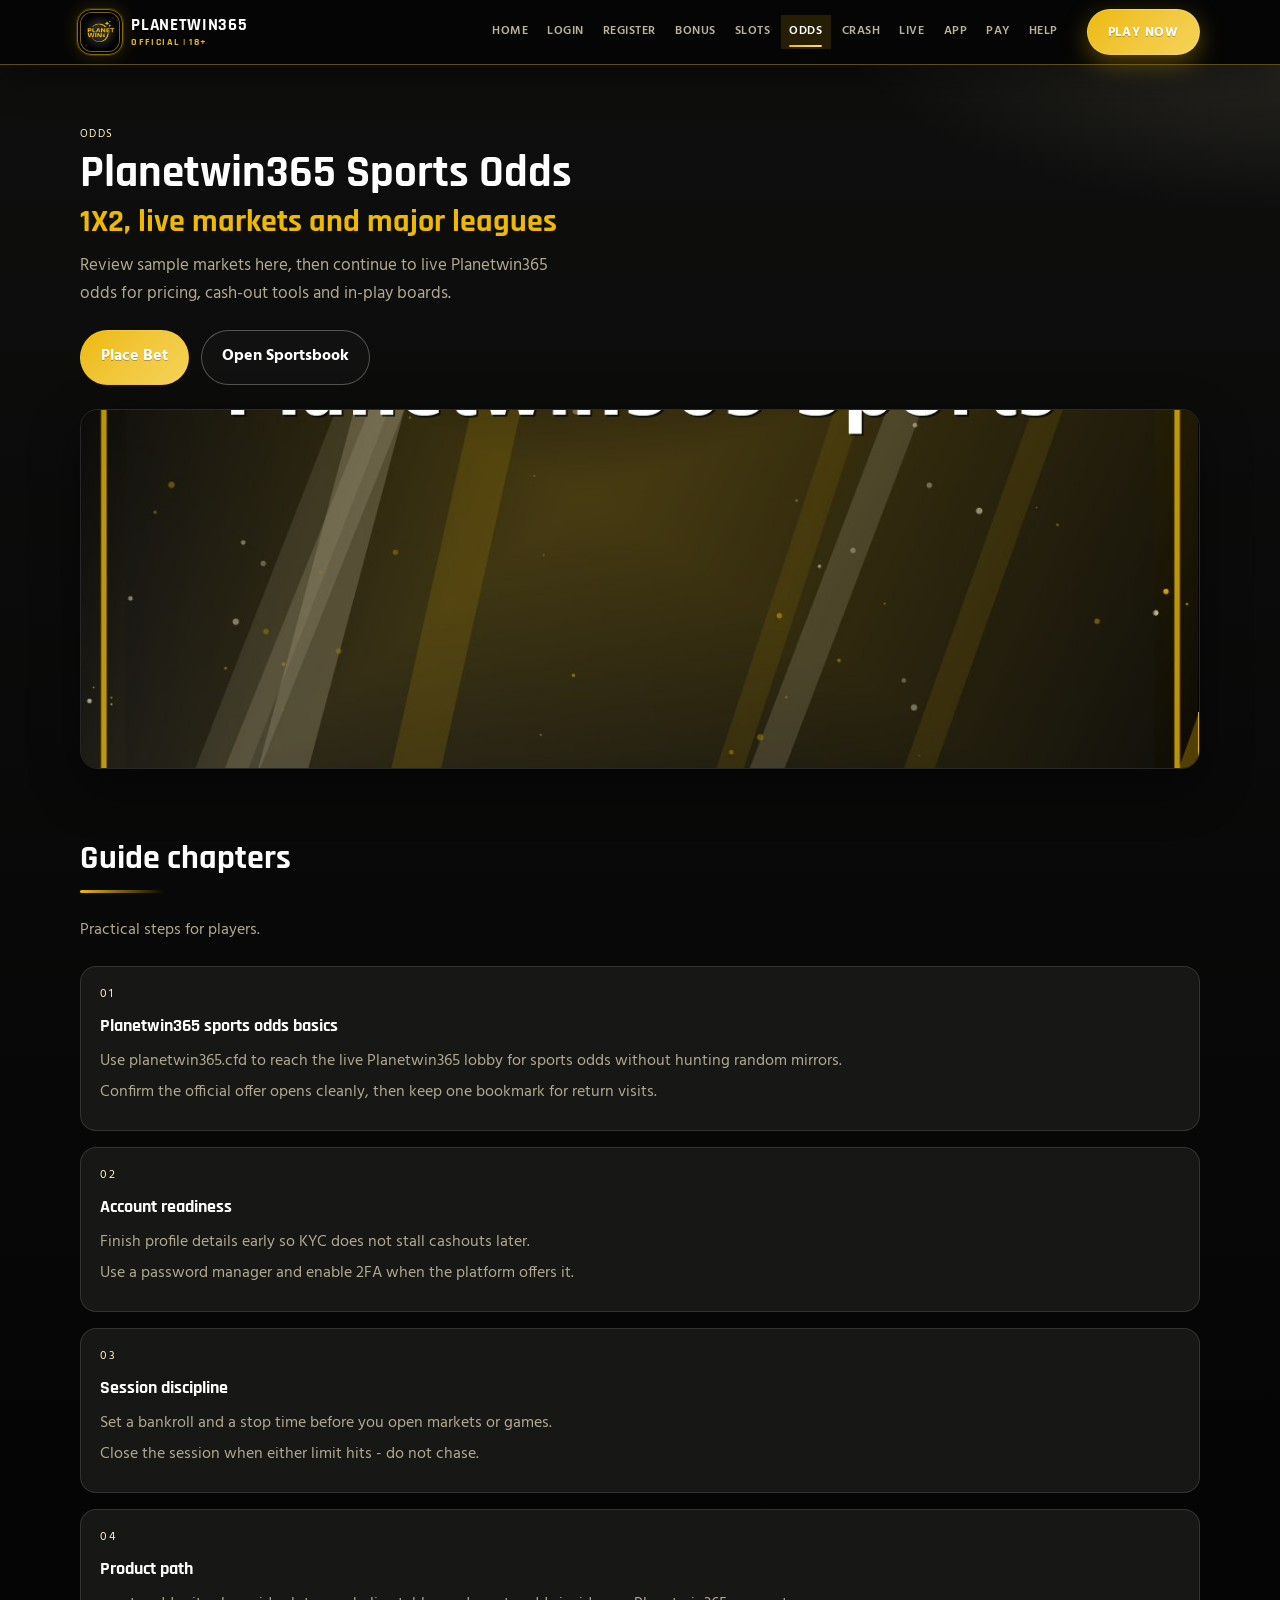
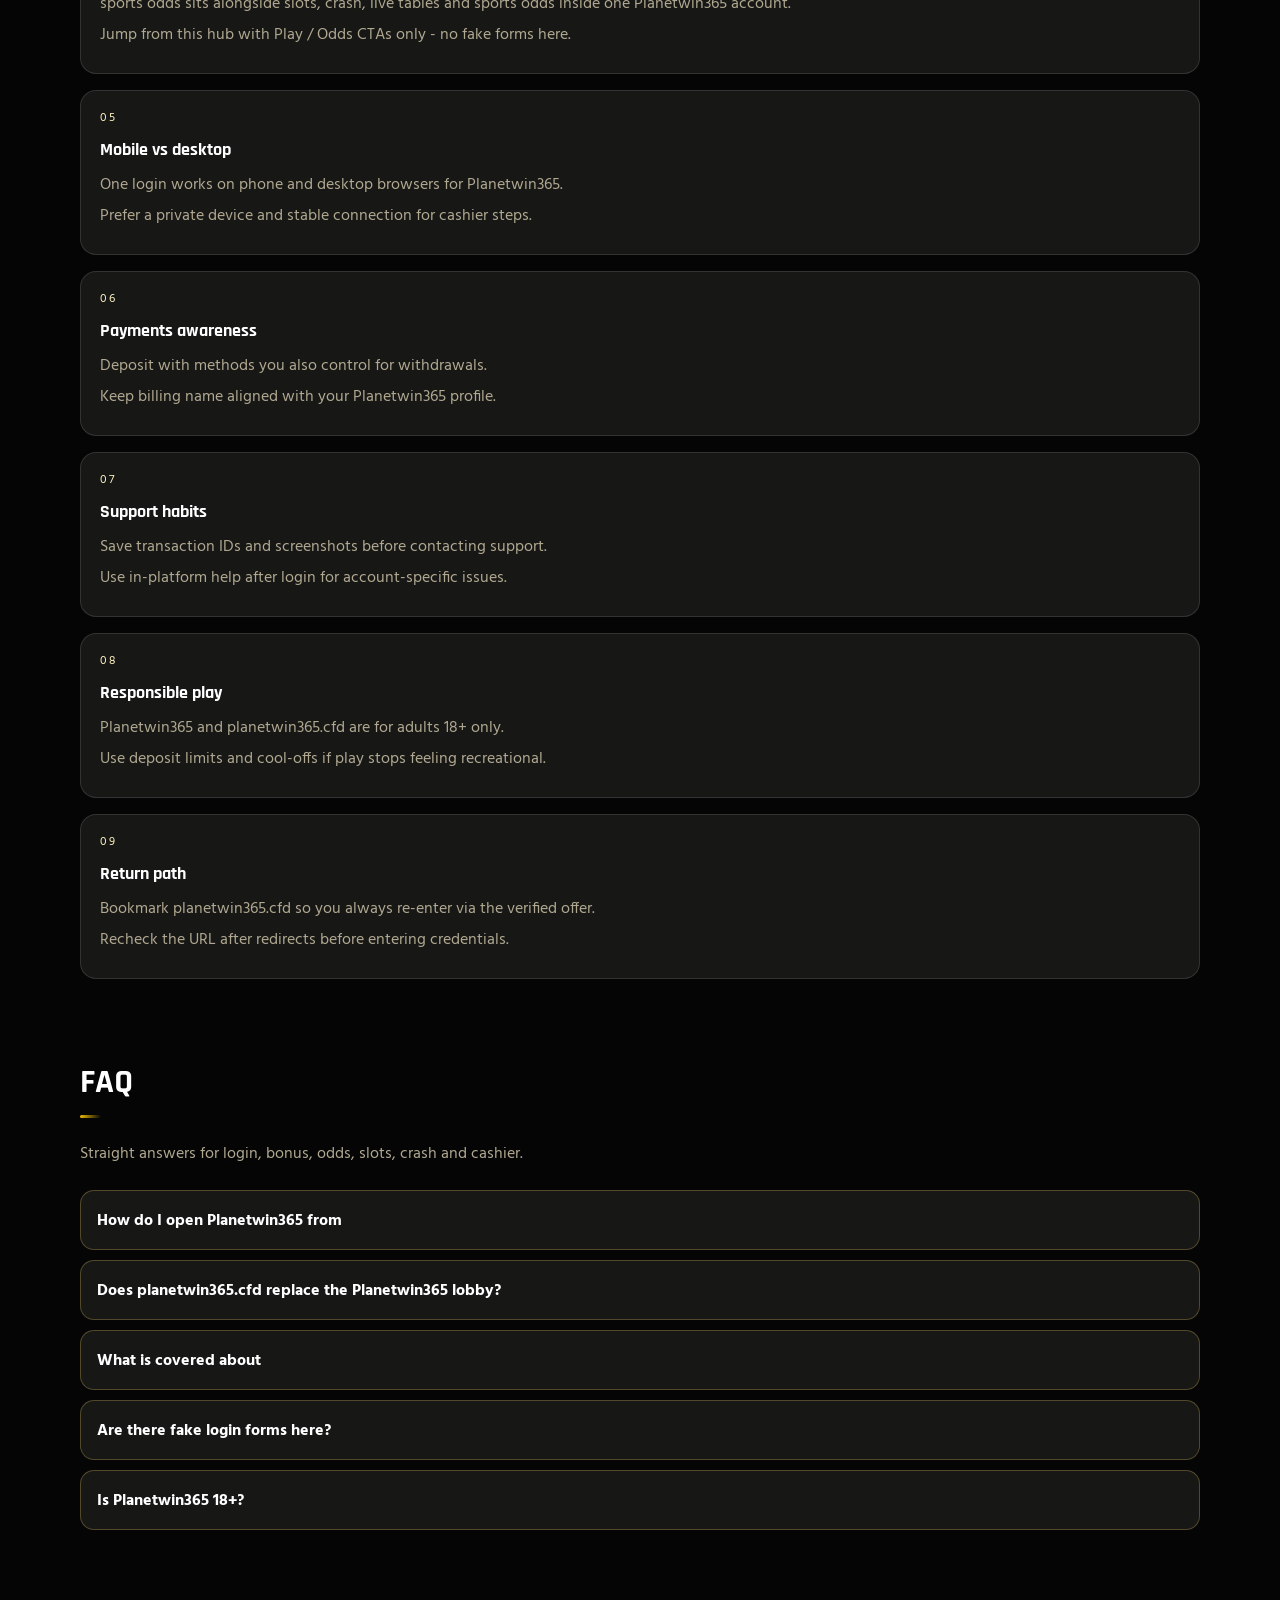
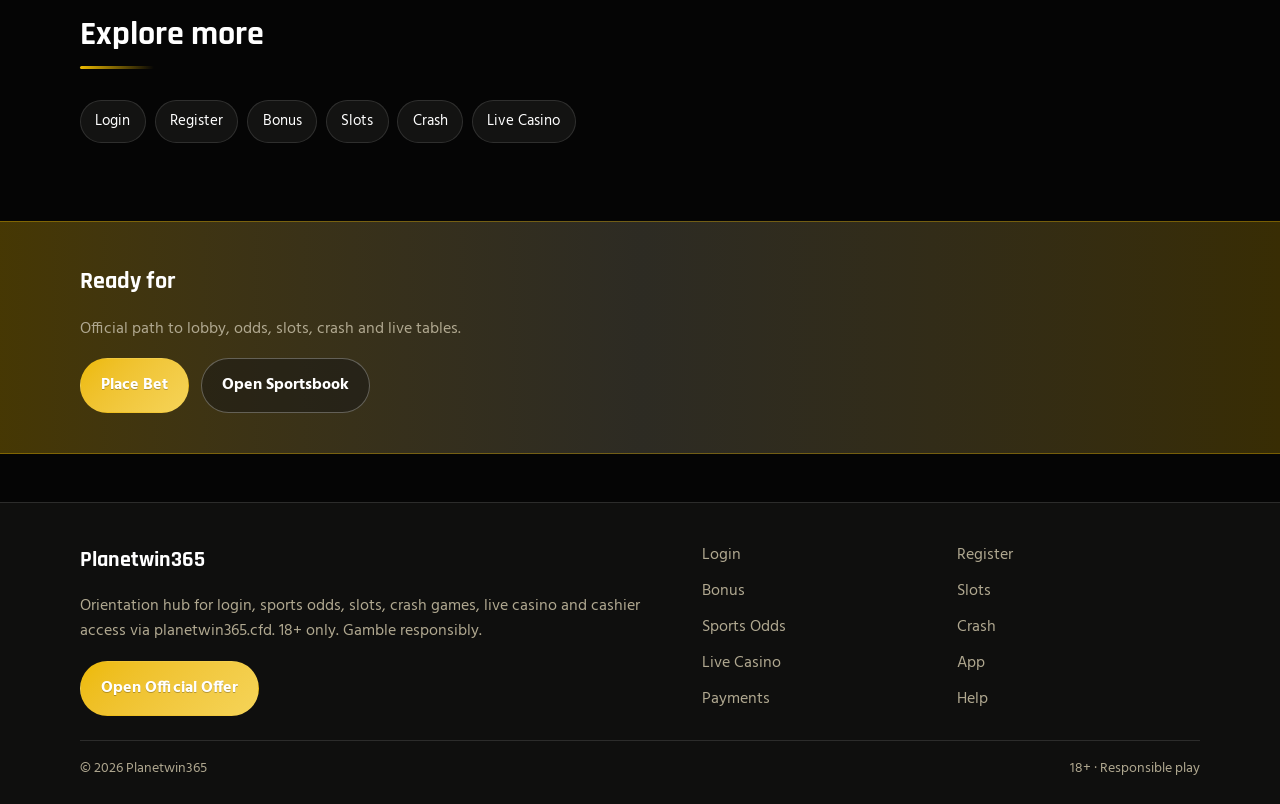
<file: planet-odds.html>
<!DOCTYPE html>
<html lang="en">
<head>
<meta charset="utf-8">
<meta name="viewport" content="width=device-width, initial-scale=1">
<title>Planetwin365 Sports Odds - Premier League &amp; Live Markets | planetwin365.cfd</title>
<meta name="description" content="Planetwin365 sports odds via planetwin365.cfd: 1X2, live markets, bankroll tips for Premier League and Champions League. 18+.">
<meta name="keywords" content="Planetwin365, Planetwin365 Sports Odds, Planetwin365 login, Planetwin365 bonus, Planetwin365 slots, Planetwin365 odds, planetwin365.cfd">
<meta name="robots" content="index,follow,max-image-preview:large">
<link rel="canonical" href="https://planetwin365.cfd/planet-odds.html">
<meta property="og:type" content="website">
<meta property="og:site_name" content="Planetwin365">
<meta property="og:title" content="Planetwin365 Sports Odds - Premier League &amp; Live Markets | planetwin365.cfd">
<meta property="og:description" content="Planetwin365 sports odds via planetwin365.cfd: 1X2, live markets, bankroll tips for Premier League and Champions League. 18+.">
<meta property="og:url" content="https://planetwin365.cfd/planet-odds.html">
<meta property="og:image" content="https://planetwin365.cfd/assets/pages/planet-odds.jpg">
<meta name="twitter:card" content="summary_large_image">
<meta name="twitter:title" content="Planetwin365 Sports Odds - Premier League &amp; Live Markets | planetwin365.cfd">
<meta name="twitter:description" content="Planetwin365 sports odds via planetwin365.cfd: 1X2, live markets, bankroll tips for Premier League and Champions League. 18+.">
<meta name="twitter:image" content="https://planetwin365.cfd/assets/pages/planet-odds.jpg">
<link rel="icon" href="/favicon.png" type="image/png">
<link rel="apple-touch-icon" href="/assets/brand/logo.png">
<link rel="manifest" href="/site.webmanifest">
<link rel="preconnect" href="https://fonts.googleapis.com">
<link rel="preconnect" href="https://fonts.gstatic.com" crossorigin>
<link href="https://fonts.googleapis.com/css2?family=Rajdhani:wght@600;700&family=Hind:wght@400;600;700&display=swap" rel="stylesheet">
<link rel="stylesheet" href="/css/styles.css">
<script type="application/ld+json">{"@context":"https://schema.org","@type":"FAQPage","url":"https://planetwin365.cfd/planet-odds.html","mainEntity":[{"@type":"Question","name":"How do I open Planetwin365 from ","acceptedAnswer":{"@type":"Answer","text":"Tap Play Now on planetwin365.cfd, follow the verified offer, then complete login or registration on the live Planetwin365 platform."}},{"@type":"Question","name":"Does planetwin365.cfd replace the Planetwin365 lobby?","acceptedAnswer":{"@type":"Answer","text":"No. planetwin365.cfd is an orientation hub for login, bonus path, odds, slots, crash, live casino and cashier - the real games run on Planetwin365 after you continue."}},{"@type":"Question","name":"What is covered about ","acceptedAnswer":{"@type":"Answer","text":"This page explains practical sports odds steps for Planetwin365 players: safe entry, product location, session limits and where to continue via the offer link."}},{"@type":"Question","name":"Are there fake login forms here?","acceptedAnswer":{"@type":"Answer","text":"No. Never enter passwords on the hub. Credentials belong only on the official Planetwin365 site after the offer redirect."}},{"@type":"Question","name":"Is Planetwin365 18+?","acceptedAnswer":{"@type":"Answer","text":"Yes. Gambling is for adults only. If it stops being entertainment, use limits or self-exclusion tools on the platform."}}]}</script>
</head>
<body class="layout-1 page">
<header class="site-header" id="siteHeader">
<div class="wrap header-bar">
<a class="brand" href="/" aria-label="Planetwin365 home">
<span class="brand-mark"><img src="/assets/brand/logo.png" alt="Planetwin365 logo" width="40" height="40"></span>
<span class="brand-copy"><span class="brand-name">Planetwin365</span><span class="brand-tag">Official | 18+</span></span>
</a>
<button class="nav-toggle" id="navToggle" aria-expanded="false" aria-controls="siteNav" type="button" aria-label="Open menu"><span></span><span></span><span></span></button>
<nav class="site-nav" id="siteNav" aria-label="Primary"><a class="nav-link" href="/">Home</a><a class="nav-link" href="/planet-login.html">Login</a><a class="nav-link" href="/planet-join.html">Register</a><a class="nav-link" href="/planet-bonus.html">Bonus</a><a class="nav-link" href="/planet-slots.html">Slots</a><a class="nav-link is-active" href="/planet-odds.html">Odds</a><a class="nav-link" href="/planet-crash.html">Crash</a><a class="nav-link" href="/planet-live.html">Live</a><a class="nav-link" href="/planet-app.html">App</a><a class="nav-link" href="/planet-pay.html">Pay</a><a class="nav-link" href="/planet-help.html">Help</a></nav>
<a class="btn btn-accent header-cta" href="https://martell892.online/3PKXtKzj?sub_id_1=planetwin365.cfd" rel="nofollow sponsored noopener" target="_blank">Play Now</a>
</div>
</header>
<section class="page-hero"><div class="wrap">
<div class="eyebrow">Odds</div>
<h1>Planetwin365 Sports Odds<em>1X2, live markets and major leagues</em></h1>
<p class="lead">Review sample markets here, then continue to live Planetwin365 odds for pricing, cash-out tools and in-play boards.</p>
<div class="cta-row">
<a class="btn btn-accent" href="https://martell892.online/3PKXtKzj?sub_id_1=planetwin365.cfd" rel="nofollow sponsored noopener" target="_blank">Place Bet</a>
<a class="btn btn-ghost" href="https://martell892.online/3PKXtKzj?sub_id_1=planetwin365.cfd" rel="nofollow sponsored noopener" target="_blank">Open Sportsbook</a>
</div>

</div></section>
<div class="page-cover wrap"><img src="/assets/pages/planet-odds.jpg" alt="Sports Odds cover" width="1200" height="675" loading="eager"></div>
<section class="chapters wrap"><div class="section-head"><h2>Guide chapters</h2><p class="mute">Practical steps for players.</p></div><div class="chapter-grid"><article class="chapter"><div class="chapter-n">01</div><h3>Planetwin365 sports odds basics</h3><p>Use planetwin365.cfd to reach the live Planetwin365 lobby for sports odds without hunting random mirrors.</p><p>Confirm the official offer opens cleanly, then keep one bookmark for return visits.</p></article><article class="chapter"><div class="chapter-n">02</div><h3>Account readiness</h3><p>Finish profile details early so KYC does not stall cashouts later.</p><p>Use a password manager and enable 2FA when the platform offers it.</p></article><article class="chapter"><div class="chapter-n">03</div><h3>Session discipline</h3><p>Set a bankroll and a stop time before you open markets or games.</p><p>Close the session when either limit hits - do not chase.</p></article><article class="chapter"><div class="chapter-n">04</div><h3>Product path</h3><p>sports odds sits alongside slots, crash, live tables and sports odds inside one Planetwin365 account.</p><p>Jump from this hub with Play / Odds CTAs only - no fake forms here.</p></article><article class="chapter"><div class="chapter-n">05</div><h3>Mobile vs desktop</h3><p>One login works on phone and desktop browsers for Planetwin365.</p><p>Prefer a private device and stable connection for cashier steps.</p></article><article class="chapter"><div class="chapter-n">06</div><h3>Payments awareness</h3><p>Deposit with methods you also control for withdrawals.</p><p>Keep billing name aligned with your Planetwin365 profile.</p></article><article class="chapter"><div class="chapter-n">07</div><h3>Support habits</h3><p>Save transaction IDs and screenshots before contacting support.</p><p>Use in-platform help after login for account-specific issues.</p></article><article class="chapter"><div class="chapter-n">08</div><h3>Responsible play</h3><p>Planetwin365 and planetwin365.cfd are for adults 18+ only.</p><p>Use deposit limits and cool-offs if play stops feeling recreational.</p></article><article class="chapter"><div class="chapter-n">09</div><h3>Return path</h3><p>Bookmark planetwin365.cfd so you always re-enter via the verified offer.</p><p>Recheck the URL after redirects before entering credentials.</p></article></div></section>
<section class="faq wrap" id="faq"><div class="section-head"><h2>FAQ</h2><p class="mute">Straight answers for login, bonus, odds, slots, crash and cashier.</p></div><div class="faq-list"><details class="faq-item"><summary>How do I open Planetwin365 from </summary><p>Tap Play Now on planetwin365.cfd, follow the verified offer, then complete login or registration on the live Planetwin365 platform.</p></details><details class="faq-item"><summary>Does planetwin365.cfd replace the Planetwin365 lobby?</summary><p>No. planetwin365.cfd is an orientation hub for login, bonus path, odds, slots, crash, live casino and cashier - the real games run on Planetwin365 after you continue.</p></details><details class="faq-item"><summary>What is covered about </summary><p>This page explains practical sports odds steps for Planetwin365 players: safe entry, product location, session limits and where to continue via the offer link.</p></details><details class="faq-item"><summary>Are there fake login forms here?</summary><p>No. Never enter passwords on the hub. Credentials belong only on the official Planetwin365 site after the offer redirect.</p></details><details class="faq-item"><summary>Is Planetwin365 18+?</summary><p>Yes. Gambling is for adults only. If it stops being entertainment, use limits or self-exclusion tools on the platform.</p></details></div></section>
<section class="related wrap"><div class="section-head"><h2>Explore more</h2></div><div class="chip-row"><a class="chip" href="/planet-login.html">Login</a><a class="chip" href="/planet-join.html">Register</a><a class="chip" href="/planet-bonus.html">Bonus</a><a class="chip" href="/planet-slots.html">Slots</a><a class="chip" href="/planet-crash.html">Crash</a><a class="chip" href="/planet-live.html">Live Casino</a></div></section>
<section class="cta-band"><div class="wrap cta-inner">
<h2>Ready for </h2>
<p class="mute">Official path to lobby, odds, slots, crash and live tables.</p>
<div class="cta-row">
<a class="btn btn-accent" href="https://martell892.online/3PKXtKzj?sub_id_1=planetwin365.cfd" rel="nofollow sponsored noopener" target="_blank">Place Bet</a>
<a class="btn btn-ghost" href="https://martell892.online/3PKXtKzj?sub_id_1=planetwin365.cfd" rel="nofollow sponsored noopener" target="_blank">Open Sportsbook</a>
</div></div></section>
<footer class="site-footer">
<div class="wrap footer-grid">
<div>
<div class="footer-brand">Planetwin365</div>
<p class="mute">Orientation hub for login, sports odds, slots, crash games, live casino and cashier access via planetwin365.cfd. 18+ only. Gamble responsibly.</p>
<a class="btn btn-accent" href="https://martell892.online/3PKXtKzj?sub_id_1=planetwin365.cfd" rel="nofollow sponsored noopener" target="_blank">Open Official Offer</a>
</div>
<div class="footer-links"><a href="/planet-login.html">Login</a><a href="/planet-join.html">Register</a><a href="/planet-bonus.html">Bonus</a><a href="/planet-slots.html">Slots</a><a href="/planet-odds.html">Sports Odds</a><a href="/planet-crash.html">Crash</a><a href="/planet-live.html">Live Casino</a><a href="/planet-app.html">App</a><a href="/planet-pay.html">Payments</a><a href="/planet-help.html">Help</a></div>
</div>
<div class="wrap footer-base"><span>&copy; 2026 Planetwin365</span><span>18+ &middot; Responsible play</span></div>
</footer>
<script src="/js/main.js"></script>
</body>
</html>
</file>
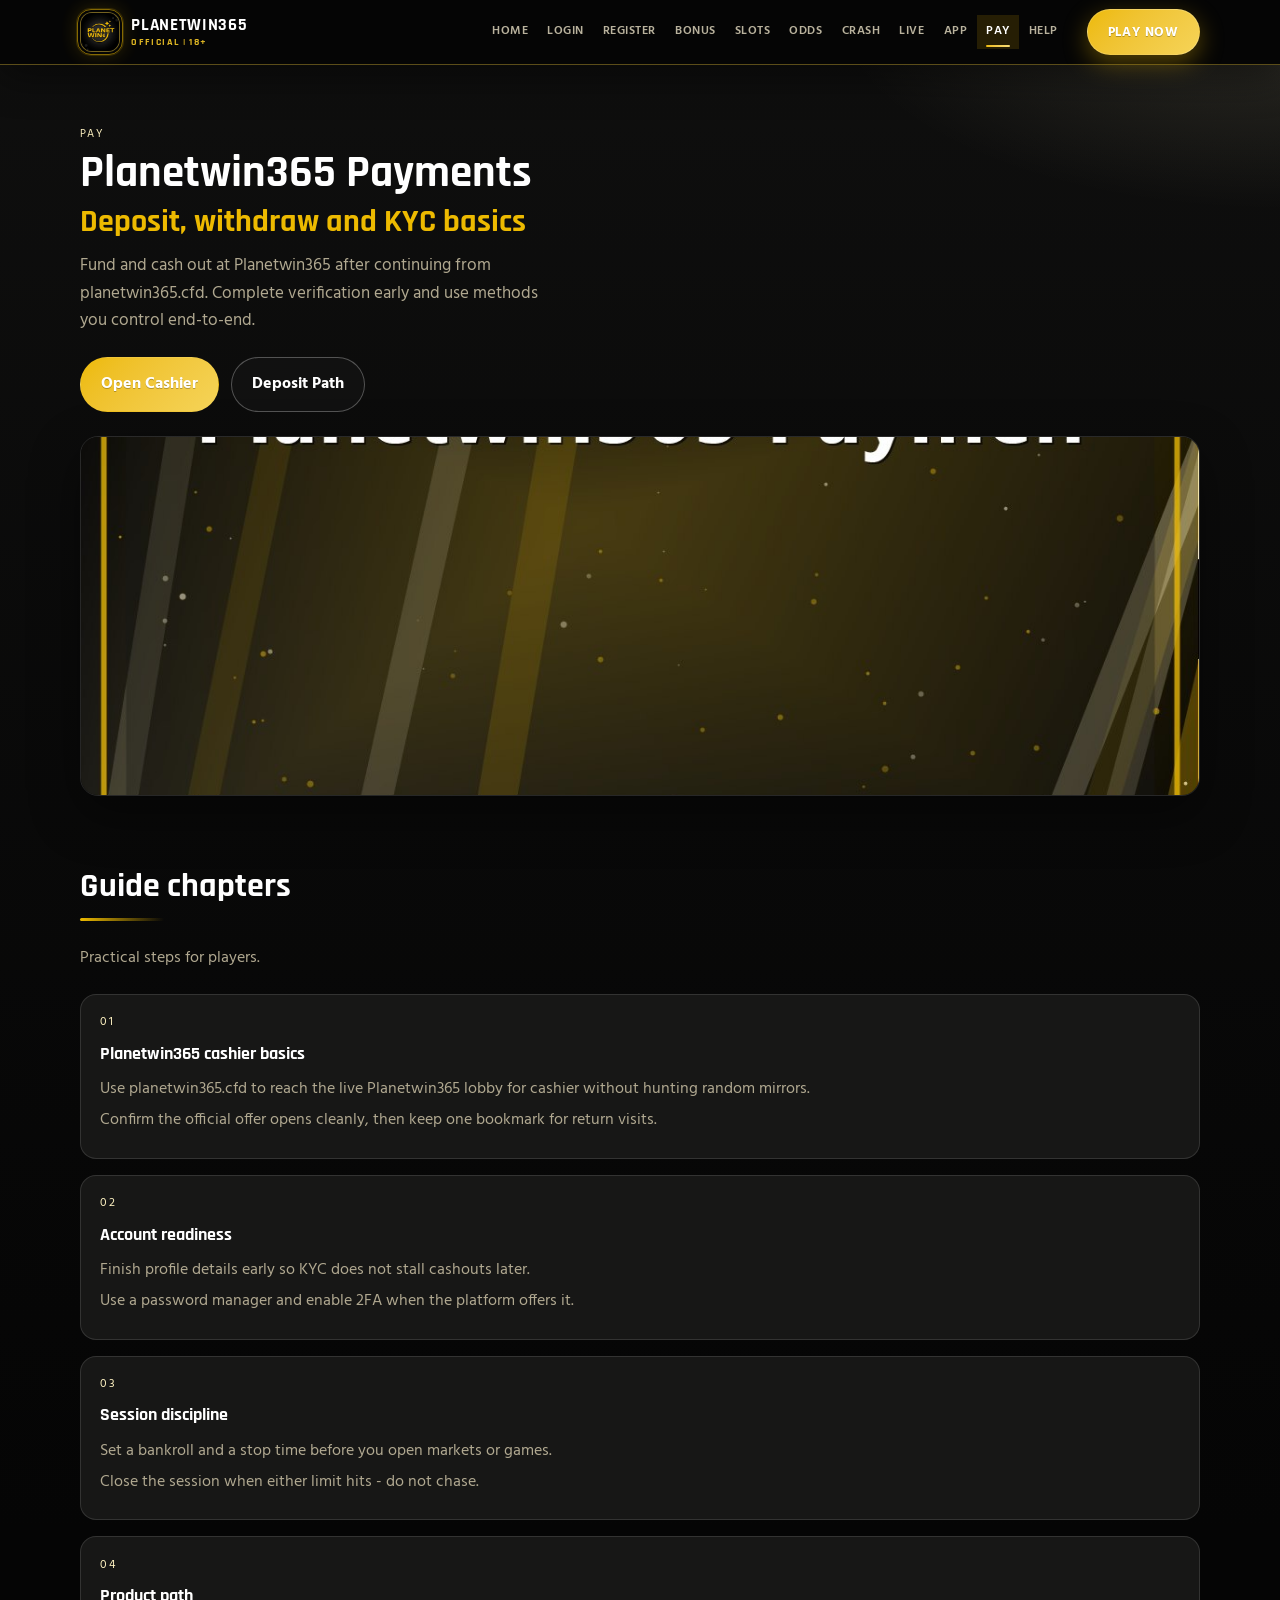
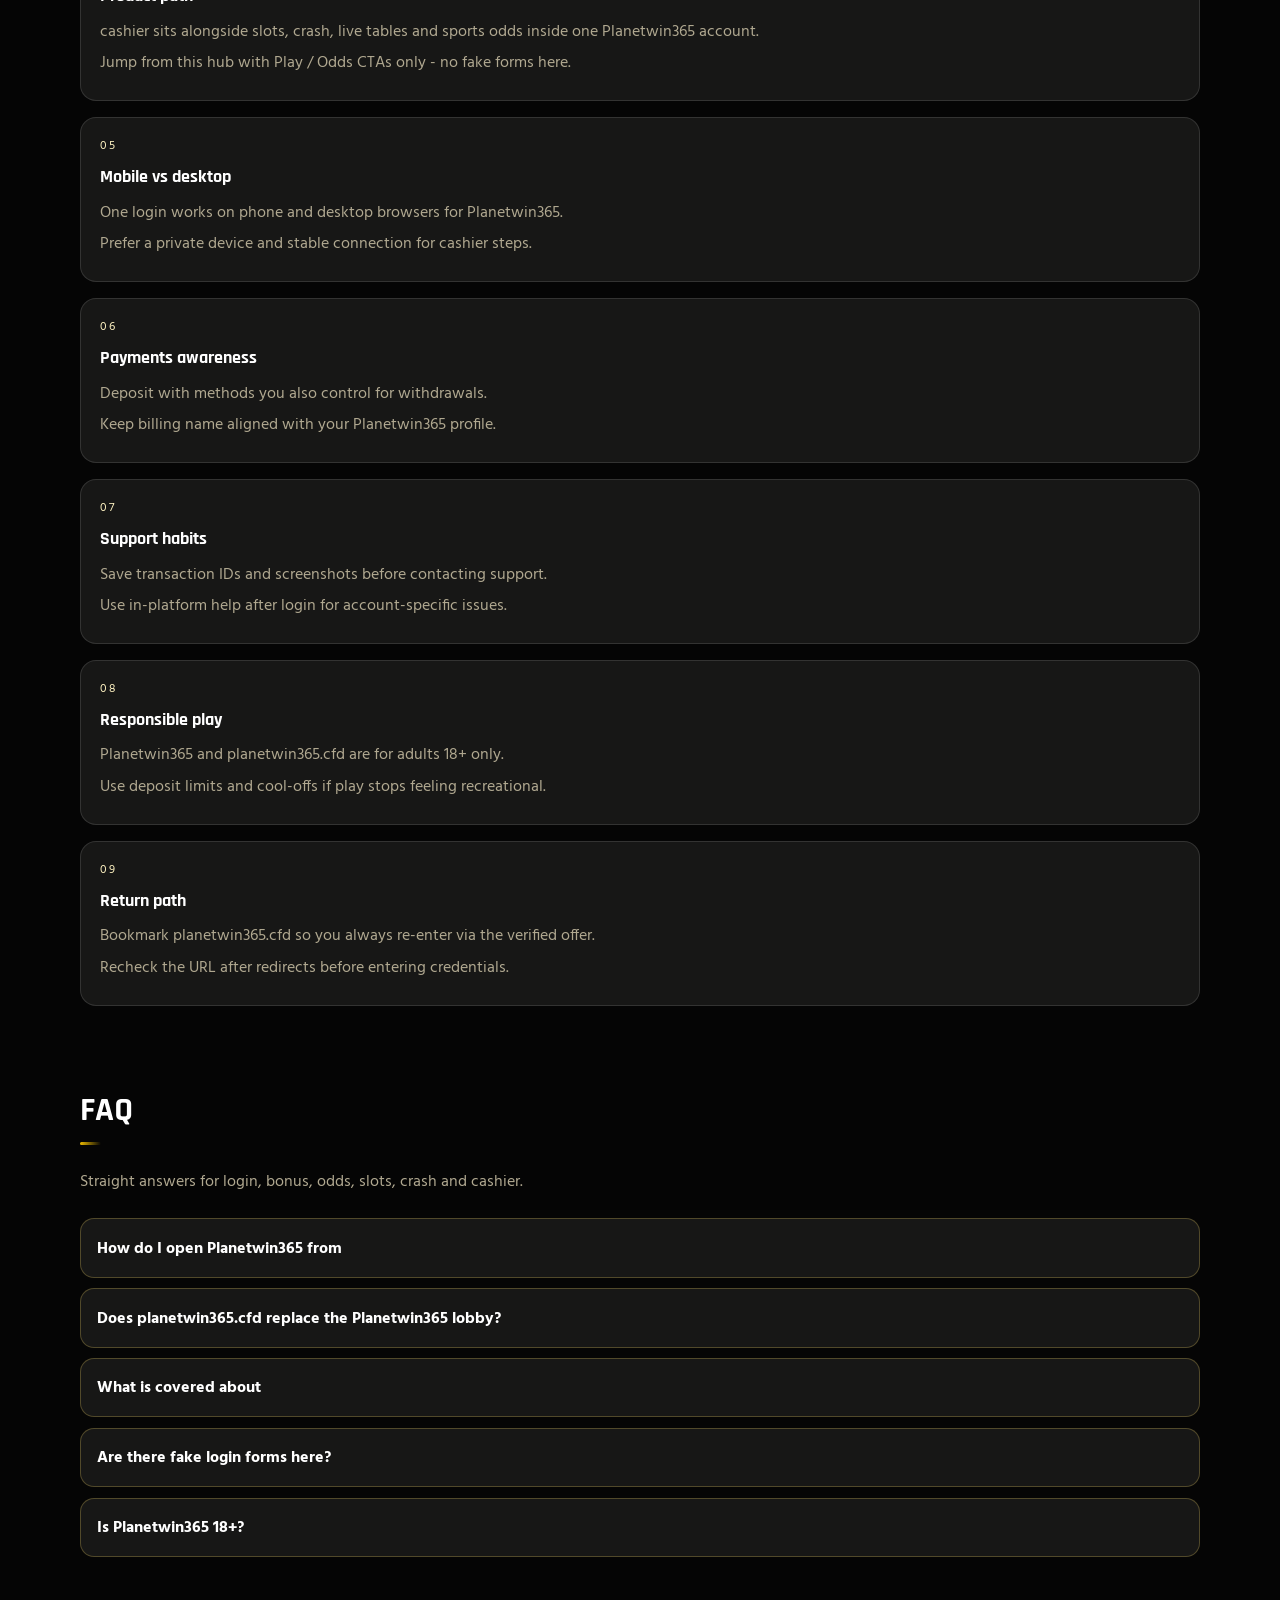
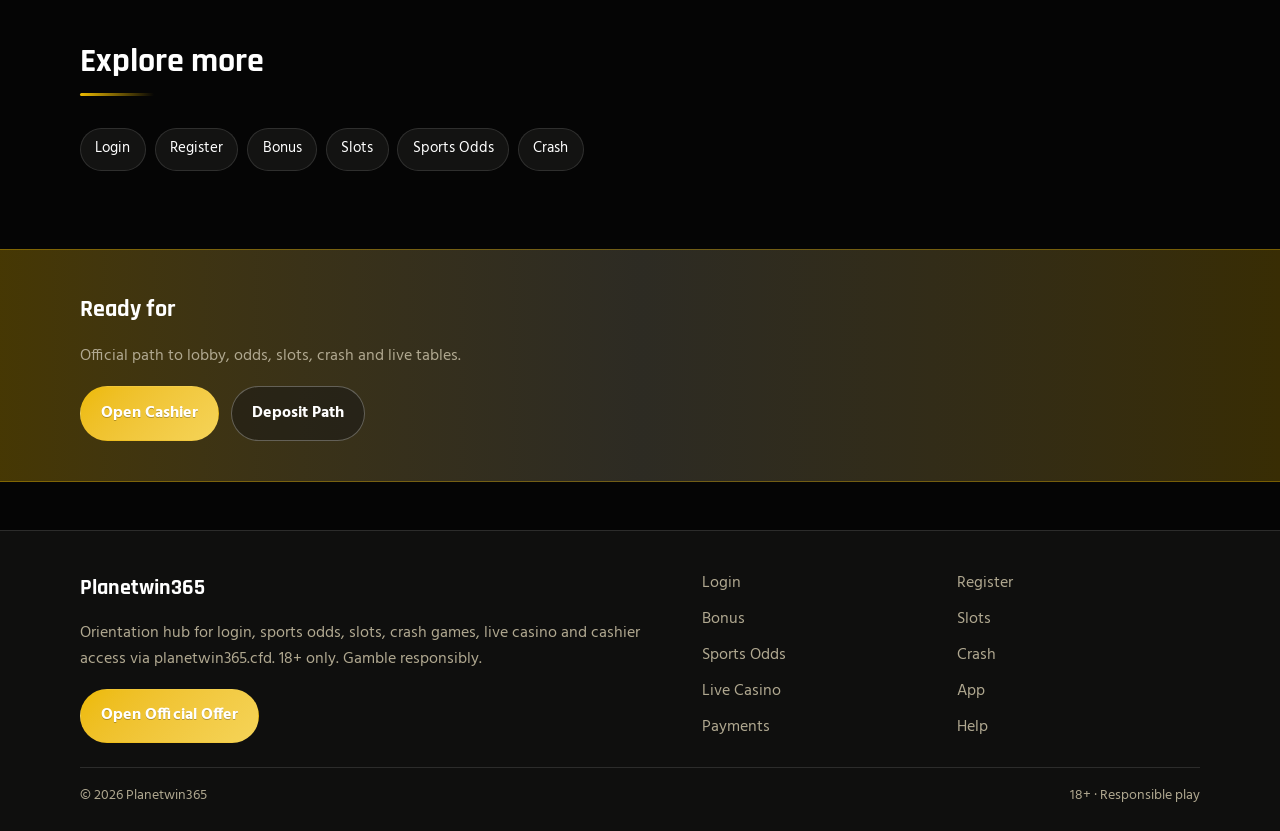
<file: planet-pay.html>
<!DOCTYPE html>
<html lang="en">
<head>
<meta charset="utf-8">
<meta name="viewport" content="width=device-width, initial-scale=1">
<title>Planetwin365 Deposit &amp; Withdraw - Cashier Guide | planetwin365.cfd</title>
<meta name="description" content="Planetwin365 cashier via planetwin365.cfd: deposit methods, withdrawal prep and KYC timing. 18+.">
<meta name="keywords" content="Planetwin365, Planetwin365 Payments, Planetwin365 login, Planetwin365 bonus, Planetwin365 slots, Planetwin365 odds, planetwin365.cfd">
<meta name="robots" content="index,follow,max-image-preview:large">
<link rel="canonical" href="https://planetwin365.cfd/planet-pay.html">
<meta property="og:type" content="website">
<meta property="og:site_name" content="Planetwin365">
<meta property="og:title" content="Planetwin365 Deposit &amp; Withdraw - Cashier Guide | planetwin365.cfd">
<meta property="og:description" content="Planetwin365 cashier via planetwin365.cfd: deposit methods, withdrawal prep and KYC timing. 18+.">
<meta property="og:url" content="https://planetwin365.cfd/planet-pay.html">
<meta property="og:image" content="https://planetwin365.cfd/assets/pages/planet-pay.jpg">
<meta name="twitter:card" content="summary_large_image">
<meta name="twitter:title" content="Planetwin365 Deposit &amp; Withdraw - Cashier Guide | planetwin365.cfd">
<meta name="twitter:description" content="Planetwin365 cashier via planetwin365.cfd: deposit methods, withdrawal prep and KYC timing. 18+.">
<meta name="twitter:image" content="https://planetwin365.cfd/assets/pages/planet-pay.jpg">
<link rel="icon" href="/favicon.png" type="image/png">
<link rel="apple-touch-icon" href="/assets/brand/logo.png">
<link rel="manifest" href="/site.webmanifest">
<link rel="preconnect" href="https://fonts.googleapis.com">
<link rel="preconnect" href="https://fonts.gstatic.com" crossorigin>
<link href="https://fonts.googleapis.com/css2?family=Rajdhani:wght@600;700&family=Hind:wght@400;600;700&display=swap" rel="stylesheet">
<link rel="stylesheet" href="/css/styles.css">
<script type="application/ld+json">{"@context":"https://schema.org","@type":"FAQPage","url":"https://planetwin365.cfd/planet-pay.html","mainEntity":[{"@type":"Question","name":"How do I open Planetwin365 from ","acceptedAnswer":{"@type":"Answer","text":"Tap Play Now on planetwin365.cfd, follow the verified offer, then complete login or registration on the live Planetwin365 platform."}},{"@type":"Question","name":"Does planetwin365.cfd replace the Planetwin365 lobby?","acceptedAnswer":{"@type":"Answer","text":"No. planetwin365.cfd is an orientation hub for login, bonus path, odds, slots, crash, live casino and cashier - the real games run on Planetwin365 after you continue."}},{"@type":"Question","name":"What is covered about ","acceptedAnswer":{"@type":"Answer","text":"This page explains practical payments steps for Planetwin365 players: safe entry, product location, session limits and where to continue via the offer link."}},{"@type":"Question","name":"Are there fake login forms here?","acceptedAnswer":{"@type":"Answer","text":"No. Never enter passwords on the hub. Credentials belong only on the official Planetwin365 site after the offer redirect."}},{"@type":"Question","name":"Is Planetwin365 18+?","acceptedAnswer":{"@type":"Answer","text":"Yes. Gambling is for adults only. If it stops being entertainment, use limits or self-exclusion tools on the platform."}}]}</script>
</head>
<body class="layout-1 page">
<header class="site-header" id="siteHeader">
<div class="wrap header-bar">
<a class="brand" href="/" aria-label="Planetwin365 home">
<span class="brand-mark"><img src="/assets/brand/logo.png" alt="Planetwin365 logo" width="40" height="40"></span>
<span class="brand-copy"><span class="brand-name">Planetwin365</span><span class="brand-tag">Official | 18+</span></span>
</a>
<button class="nav-toggle" id="navToggle" aria-expanded="false" aria-controls="siteNav" type="button" aria-label="Open menu"><span></span><span></span><span></span></button>
<nav class="site-nav" id="siteNav" aria-label="Primary"><a class="nav-link" href="/">Home</a><a class="nav-link" href="/planet-login.html">Login</a><a class="nav-link" href="/planet-join.html">Register</a><a class="nav-link" href="/planet-bonus.html">Bonus</a><a class="nav-link" href="/planet-slots.html">Slots</a><a class="nav-link" href="/planet-odds.html">Odds</a><a class="nav-link" href="/planet-crash.html">Crash</a><a class="nav-link" href="/planet-live.html">Live</a><a class="nav-link" href="/planet-app.html">App</a><a class="nav-link is-active" href="/planet-pay.html">Pay</a><a class="nav-link" href="/planet-help.html">Help</a></nav>
<a class="btn btn-accent header-cta" href="https://martell892.online/3PKXtKzj?sub_id_1=planetwin365.cfd" rel="nofollow sponsored noopener" target="_blank">Play Now</a>
</div>
</header>
<section class="page-hero"><div class="wrap">
<div class="eyebrow">Pay</div>
<h1>Planetwin365 Payments<em>Deposit, withdraw and KYC basics</em></h1>
<p class="lead">Fund and cash out at Planetwin365 after continuing from planetwin365.cfd. Complete verification early and use methods you control end-to-end.</p>
<div class="cta-row">
<a class="btn btn-accent" href="https://martell892.online/3PKXtKzj?sub_id_1=planetwin365.cfd" rel="nofollow sponsored noopener" target="_blank">Open Cashier</a>
<a class="btn btn-ghost" href="https://martell892.online/3PKXtKzj?sub_id_1=planetwin365.cfd" rel="nofollow sponsored noopener" target="_blank">Deposit Path</a>
</div>

</div></section>
<div class="page-cover wrap"><img src="/assets/pages/planet-pay.jpg" alt="Payments cover" width="1200" height="675" loading="eager"></div>
<section class="chapters wrap"><div class="section-head"><h2>Guide chapters</h2><p class="mute">Practical steps for players.</p></div><div class="chapter-grid"><article class="chapter"><div class="chapter-n">01</div><h3>Planetwin365 cashier basics</h3><p>Use planetwin365.cfd to reach the live Planetwin365 lobby for cashier without hunting random mirrors.</p><p>Confirm the official offer opens cleanly, then keep one bookmark for return visits.</p></article><article class="chapter"><div class="chapter-n">02</div><h3>Account readiness</h3><p>Finish profile details early so KYC does not stall cashouts later.</p><p>Use a password manager and enable 2FA when the platform offers it.</p></article><article class="chapter"><div class="chapter-n">03</div><h3>Session discipline</h3><p>Set a bankroll and a stop time before you open markets or games.</p><p>Close the session when either limit hits - do not chase.</p></article><article class="chapter"><div class="chapter-n">04</div><h3>Product path</h3><p>cashier sits alongside slots, crash, live tables and sports odds inside one Planetwin365 account.</p><p>Jump from this hub with Play / Odds CTAs only - no fake forms here.</p></article><article class="chapter"><div class="chapter-n">05</div><h3>Mobile vs desktop</h3><p>One login works on phone and desktop browsers for Planetwin365.</p><p>Prefer a private device and stable connection for cashier steps.</p></article><article class="chapter"><div class="chapter-n">06</div><h3>Payments awareness</h3><p>Deposit with methods you also control for withdrawals.</p><p>Keep billing name aligned with your Planetwin365 profile.</p></article><article class="chapter"><div class="chapter-n">07</div><h3>Support habits</h3><p>Save transaction IDs and screenshots before contacting support.</p><p>Use in-platform help after login for account-specific issues.</p></article><article class="chapter"><div class="chapter-n">08</div><h3>Responsible play</h3><p>Planetwin365 and planetwin365.cfd are for adults 18+ only.</p><p>Use deposit limits and cool-offs if play stops feeling recreational.</p></article><article class="chapter"><div class="chapter-n">09</div><h3>Return path</h3><p>Bookmark planetwin365.cfd so you always re-enter via the verified offer.</p><p>Recheck the URL after redirects before entering credentials.</p></article></div></section>
<section class="faq wrap" id="faq"><div class="section-head"><h2>FAQ</h2><p class="mute">Straight answers for login, bonus, odds, slots, crash and cashier.</p></div><div class="faq-list"><details class="faq-item"><summary>How do I open Planetwin365 from </summary><p>Tap Play Now on planetwin365.cfd, follow the verified offer, then complete login or registration on the live Planetwin365 platform.</p></details><details class="faq-item"><summary>Does planetwin365.cfd replace the Planetwin365 lobby?</summary><p>No. planetwin365.cfd is an orientation hub for login, bonus path, odds, slots, crash, live casino and cashier - the real games run on Planetwin365 after you continue.</p></details><details class="faq-item"><summary>What is covered about </summary><p>This page explains practical payments steps for Planetwin365 players: safe entry, product location, session limits and where to continue via the offer link.</p></details><details class="faq-item"><summary>Are there fake login forms here?</summary><p>No. Never enter passwords on the hub. Credentials belong only on the official Planetwin365 site after the offer redirect.</p></details><details class="faq-item"><summary>Is Planetwin365 18+?</summary><p>Yes. Gambling is for adults only. If it stops being entertainment, use limits or self-exclusion tools on the platform.</p></details></div></section>
<section class="related wrap"><div class="section-head"><h2>Explore more</h2></div><div class="chip-row"><a class="chip" href="/planet-login.html">Login</a><a class="chip" href="/planet-join.html">Register</a><a class="chip" href="/planet-bonus.html">Bonus</a><a class="chip" href="/planet-slots.html">Slots</a><a class="chip" href="/planet-odds.html">Sports Odds</a><a class="chip" href="/planet-crash.html">Crash</a></div></section>
<section class="cta-band"><div class="wrap cta-inner">
<h2>Ready for </h2>
<p class="mute">Official path to lobby, odds, slots, crash and live tables.</p>
<div class="cta-row">
<a class="btn btn-accent" href="https://martell892.online/3PKXtKzj?sub_id_1=planetwin365.cfd" rel="nofollow sponsored noopener" target="_blank">Open Cashier</a>
<a class="btn btn-ghost" href="https://martell892.online/3PKXtKzj?sub_id_1=planetwin365.cfd" rel="nofollow sponsored noopener" target="_blank">Deposit Path</a>
</div></div></section>
<footer class="site-footer">
<div class="wrap footer-grid">
<div>
<div class="footer-brand">Planetwin365</div>
<p class="mute">Orientation hub for login, sports odds, slots, crash games, live casino and cashier access via planetwin365.cfd. 18+ only. Gamble responsibly.</p>
<a class="btn btn-accent" href="https://martell892.online/3PKXtKzj?sub_id_1=planetwin365.cfd" rel="nofollow sponsored noopener" target="_blank">Open Official Offer</a>
</div>
<div class="footer-links"><a href="/planet-login.html">Login</a><a href="/planet-join.html">Register</a><a href="/planet-bonus.html">Bonus</a><a href="/planet-slots.html">Slots</a><a href="/planet-odds.html">Sports Odds</a><a href="/planet-crash.html">Crash</a><a href="/planet-live.html">Live Casino</a><a href="/planet-app.html">App</a><a href="/planet-pay.html">Payments</a><a href="/planet-help.html">Help</a></div>
</div>
<div class="wrap footer-base"><span>&copy; 2026 Planetwin365</span><span>18+ &middot; Responsible play</span></div>
</footer>
<script src="/js/main.js"></script>
</body>
</html>
</file>
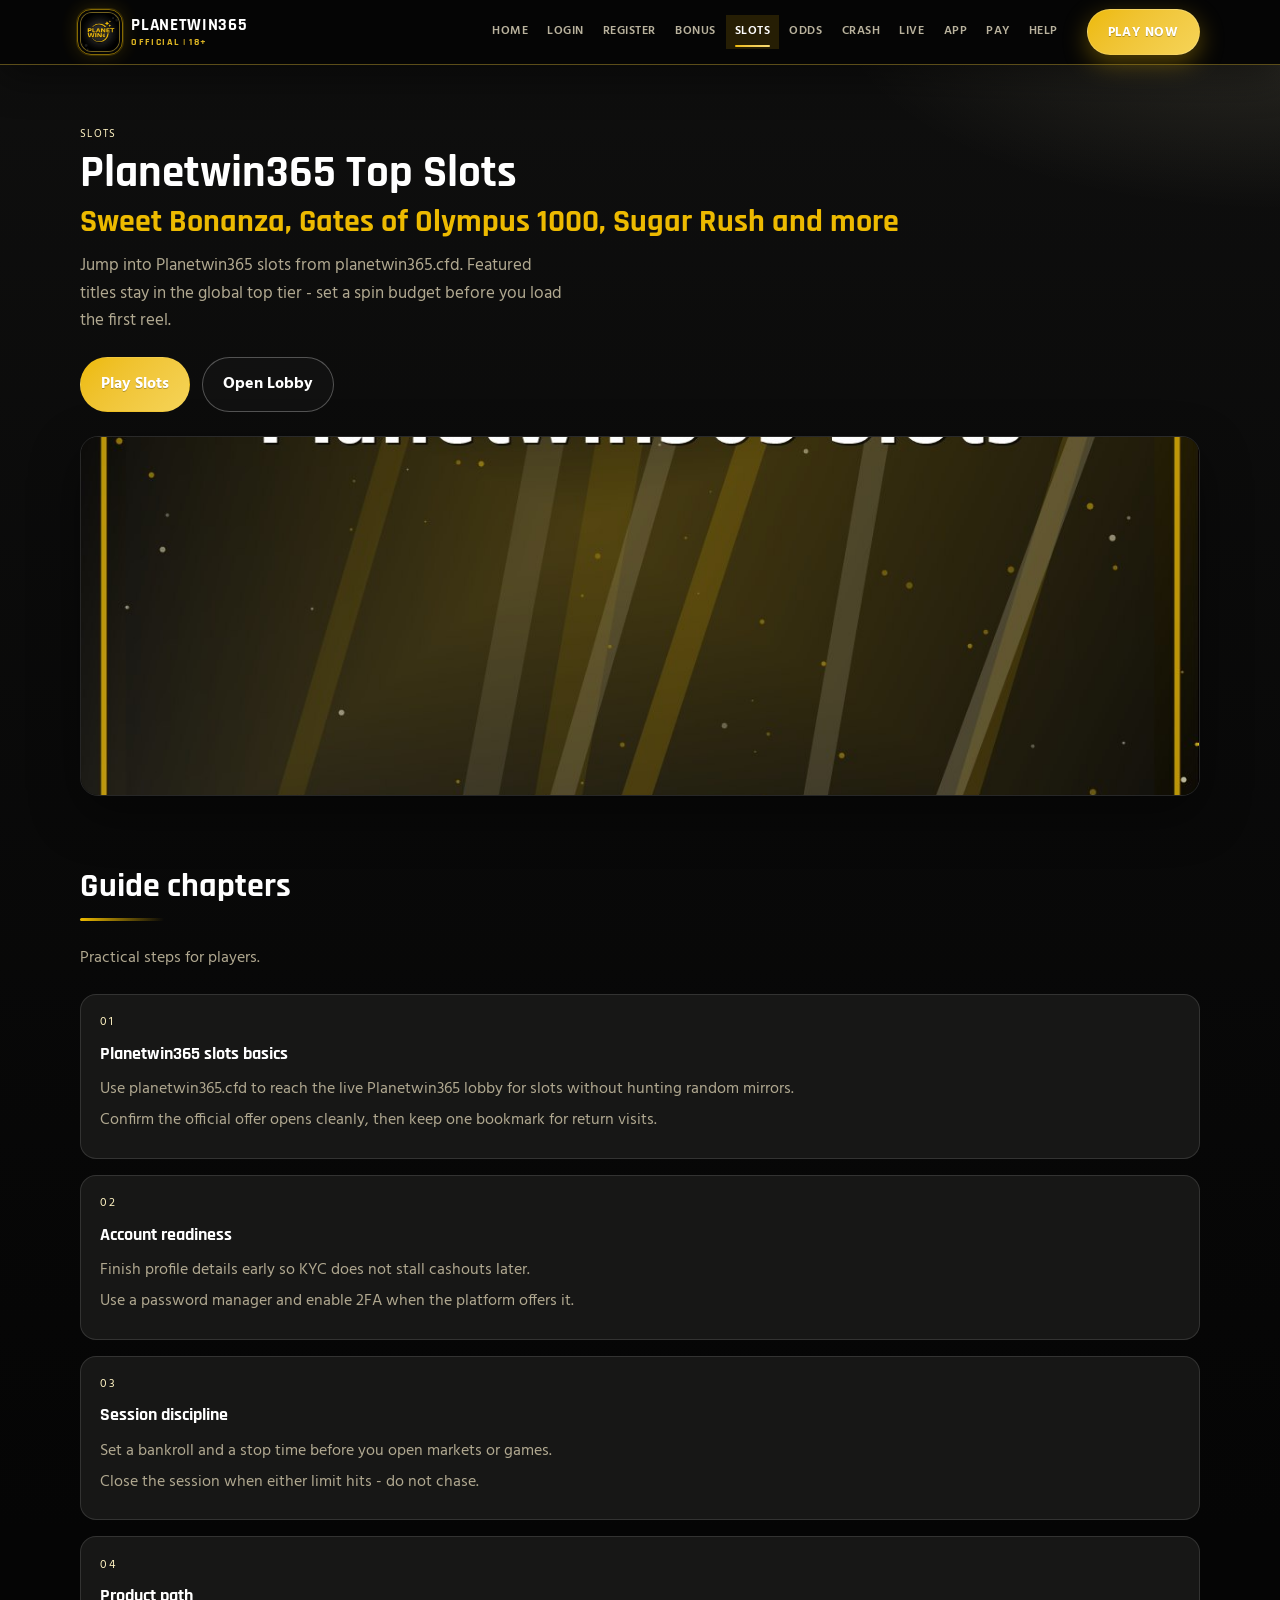
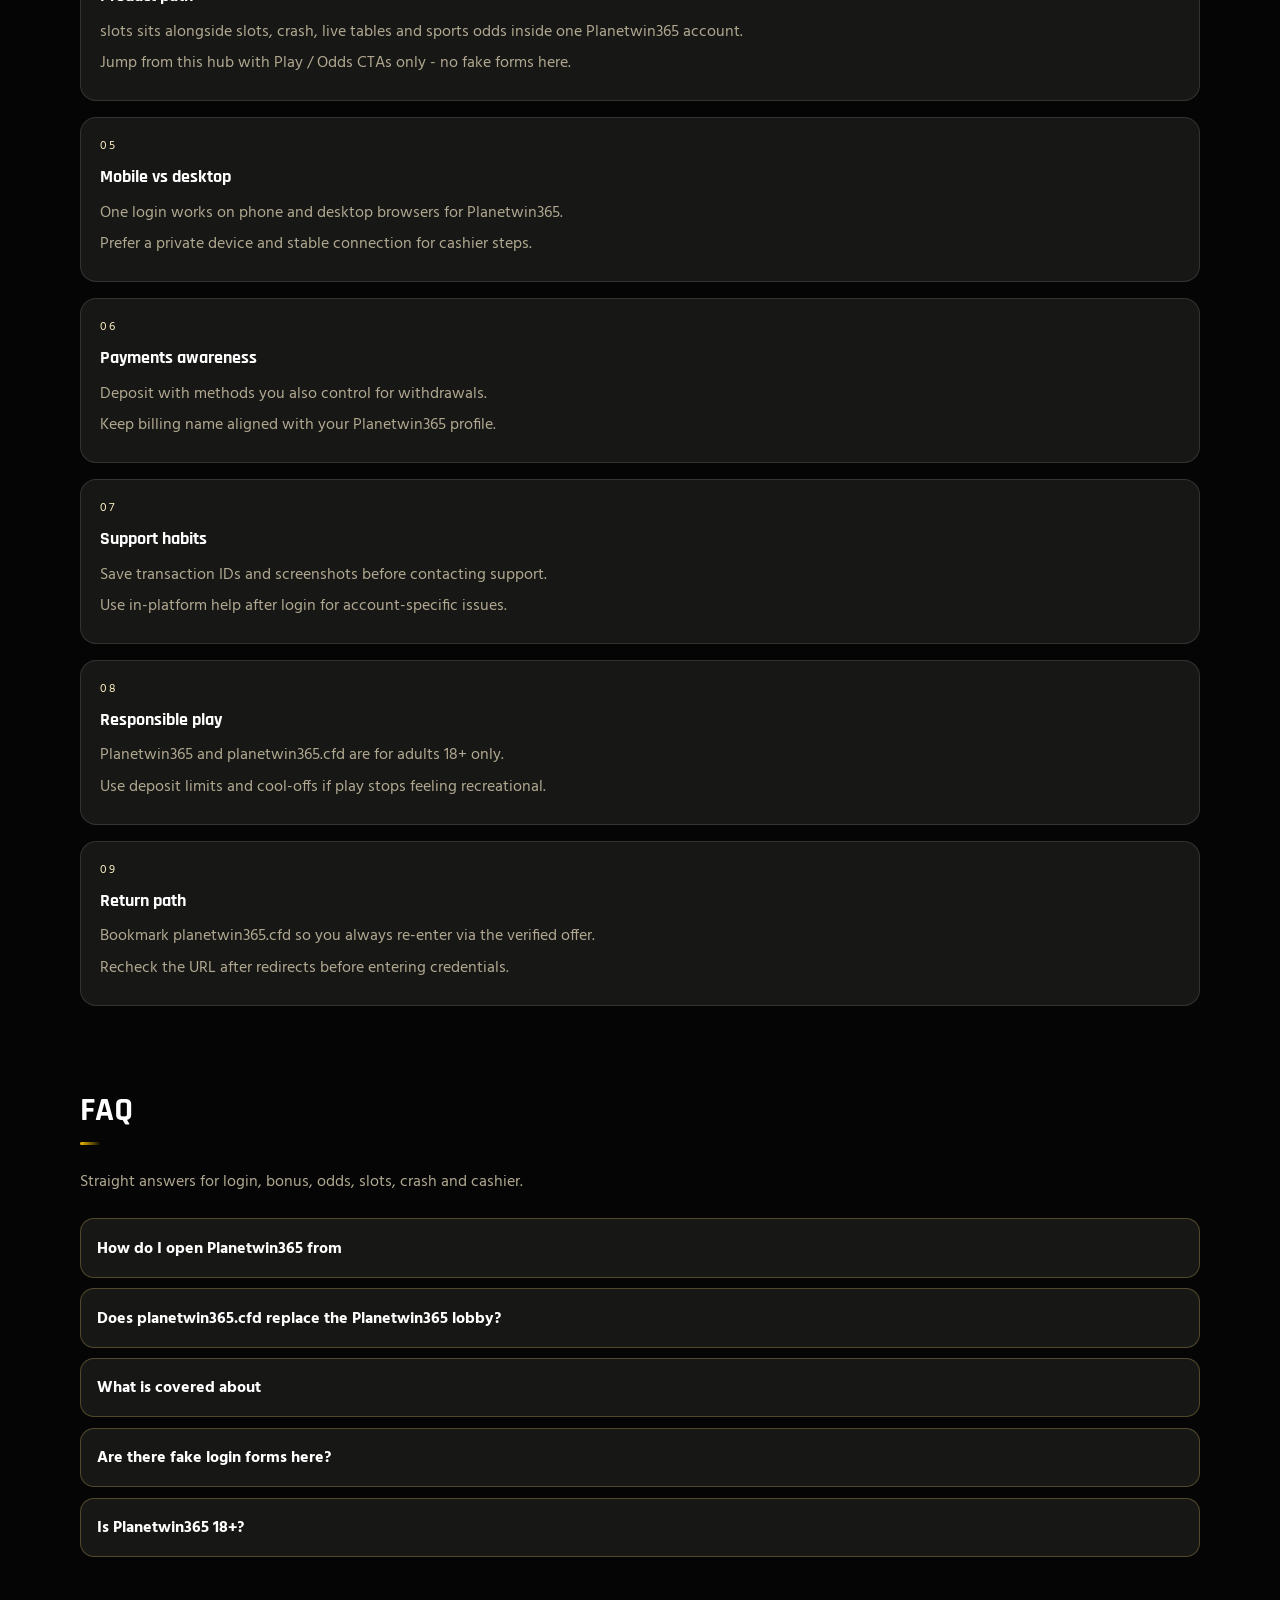
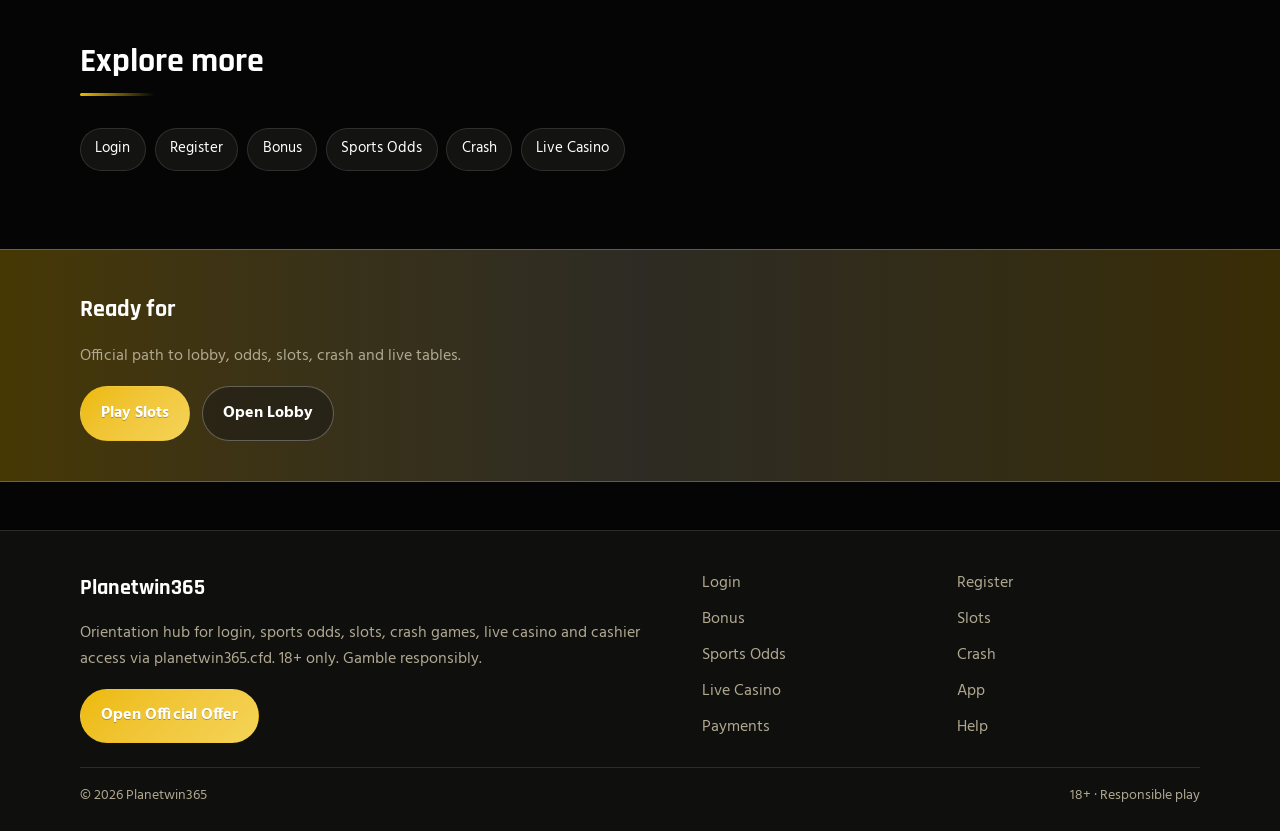
<file: planet-slots.html>
<!DOCTYPE html>
<html lang="en">
<head>
<meta charset="utf-8">
<meta name="viewport" content="width=device-width, initial-scale=1">
<title>Planetwin365 Slots - Sweet Bonanza, Gates of Olympus 1000, Sugar Rush &amp; More | planetwin365.cfd</title>
<meta name="description" content="Play top world slots at Planetwin365 via planetwin365.cfd: Sweet Bonanza, Gates of Olympus 1000, Sugar Rush and more household titles. Session tips. 18+.">
<meta name="keywords" content="Planetwin365, Planetwin365 Slots, Planetwin365 login, Planetwin365 bonus, Planetwin365 slots, Planetwin365 odds, planetwin365.cfd">
<meta name="robots" content="index,follow,max-image-preview:large">
<link rel="canonical" href="https://planetwin365.cfd/planet-slots.html">
<meta property="og:type" content="website">
<meta property="og:site_name" content="Planetwin365">
<meta property="og:title" content="Planetwin365 Slots - Sweet Bonanza, Gates of Olympus 1000, Sugar Rush &amp; More | planetwin365.cfd">
<meta property="og:description" content="Play top world slots at Planetwin365 via planetwin365.cfd: Sweet Bonanza, Gates of Olympus 1000, Sugar Rush and more household titles. Session tips. 18+.">
<meta property="og:url" content="https://planetwin365.cfd/planet-slots.html">
<meta property="og:image" content="https://planetwin365.cfd/assets/pages/planet-slots.jpg">
<meta name="twitter:card" content="summary_large_image">
<meta name="twitter:title" content="Planetwin365 Slots - Sweet Bonanza, Gates of Olympus 1000, Sugar Rush &amp; More | planetwin365.cfd">
<meta name="twitter:description" content="Play top world slots at Planetwin365 via planetwin365.cfd: Sweet Bonanza, Gates of Olympus 1000, Sugar Rush and more household titles. Session tips. 18+.">
<meta name="twitter:image" content="https://planetwin365.cfd/assets/pages/planet-slots.jpg">
<link rel="icon" href="/favicon.png" type="image/png">
<link rel="apple-touch-icon" href="/assets/brand/logo.png">
<link rel="manifest" href="/site.webmanifest">
<link rel="preconnect" href="https://fonts.googleapis.com">
<link rel="preconnect" href="https://fonts.gstatic.com" crossorigin>
<link href="https://fonts.googleapis.com/css2?family=Rajdhani:wght@600;700&family=Hind:wght@400;600;700&display=swap" rel="stylesheet">
<link rel="stylesheet" href="/css/styles.css">
<script type="application/ld+json">{"@context":"https://schema.org","@type":"FAQPage","url":"https://planetwin365.cfd/planet-slots.html","mainEntity":[{"@type":"Question","name":"How do I open Planetwin365 from ","acceptedAnswer":{"@type":"Answer","text":"Tap Play Now on planetwin365.cfd, follow the verified offer, then complete login or registration on the live Planetwin365 platform."}},{"@type":"Question","name":"Does planetwin365.cfd replace the Planetwin365 lobby?","acceptedAnswer":{"@type":"Answer","text":"No. planetwin365.cfd is an orientation hub for login, bonus path, odds, slots, crash, live casino and cashier - the real games run on Planetwin365 after you continue."}},{"@type":"Question","name":"What is covered about ","acceptedAnswer":{"@type":"Answer","text":"This page explains practical slots steps for Planetwin365 players: safe entry, product location, session limits and where to continue via the offer link."}},{"@type":"Question","name":"Are there fake login forms here?","acceptedAnswer":{"@type":"Answer","text":"No. Never enter passwords on the hub. Credentials belong only on the official Planetwin365 site after the offer redirect."}},{"@type":"Question","name":"Is Planetwin365 18+?","acceptedAnswer":{"@type":"Answer","text":"Yes. Gambling is for adults only. If it stops being entertainment, use limits or self-exclusion tools on the platform."}}]}</script>
</head>
<body class="layout-1 page">
<header class="site-header" id="siteHeader">
<div class="wrap header-bar">
<a class="brand" href="/" aria-label="Planetwin365 home">
<span class="brand-mark"><img src="/assets/brand/logo.png" alt="Planetwin365 logo" width="40" height="40"></span>
<span class="brand-copy"><span class="brand-name">Planetwin365</span><span class="brand-tag">Official | 18+</span></span>
</a>
<button class="nav-toggle" id="navToggle" aria-expanded="false" aria-controls="siteNav" type="button" aria-label="Open menu"><span></span><span></span><span></span></button>
<nav class="site-nav" id="siteNav" aria-label="Primary"><a class="nav-link" href="/">Home</a><a class="nav-link" href="/planet-login.html">Login</a><a class="nav-link" href="/planet-join.html">Register</a><a class="nav-link" href="/planet-bonus.html">Bonus</a><a class="nav-link is-active" href="/planet-slots.html">Slots</a><a class="nav-link" href="/planet-odds.html">Odds</a><a class="nav-link" href="/planet-crash.html">Crash</a><a class="nav-link" href="/planet-live.html">Live</a><a class="nav-link" href="/planet-app.html">App</a><a class="nav-link" href="/planet-pay.html">Pay</a><a class="nav-link" href="/planet-help.html">Help</a></nav>
<a class="btn btn-accent header-cta" href="https://martell892.online/3PKXtKzj?sub_id_1=planetwin365.cfd" rel="nofollow sponsored noopener" target="_blank">Play Now</a>
</div>
</header>
<section class="page-hero"><div class="wrap">
<div class="eyebrow">Slots</div>
<h1>Planetwin365 Top Slots<em>Sweet Bonanza, Gates of Olympus 1000, Sugar Rush and more</em></h1>
<p class="lead">Jump into Planetwin365 slots from planetwin365.cfd. Featured titles stay in the global top tier - set a spin budget before you load the first reel.</p>
<div class="cta-row">
<a class="btn btn-accent" href="https://martell892.online/3PKXtKzj?sub_id_1=planetwin365.cfd" rel="nofollow sponsored noopener" target="_blank">Play Slots</a>
<a class="btn btn-ghost" href="https://martell892.online/3PKXtKzj?sub_id_1=planetwin365.cfd" rel="nofollow sponsored noopener" target="_blank">Open Lobby</a>
</div>

</div></section>
<div class="page-cover wrap"><img src="/assets/pages/planet-slots.jpg" alt="Slots cover" width="1200" height="675" loading="eager"></div>
<section class="chapters wrap"><div class="section-head"><h2>Guide chapters</h2><p class="mute">Practical steps for players.</p></div><div class="chapter-grid"><article class="chapter"><div class="chapter-n">01</div><h3>Planetwin365 slots basics</h3><p>Use planetwin365.cfd to reach the live Planetwin365 lobby for slots without hunting random mirrors.</p><p>Confirm the official offer opens cleanly, then keep one bookmark for return visits.</p></article><article class="chapter"><div class="chapter-n">02</div><h3>Account readiness</h3><p>Finish profile details early so KYC does not stall cashouts later.</p><p>Use a password manager and enable 2FA when the platform offers it.</p></article><article class="chapter"><div class="chapter-n">03</div><h3>Session discipline</h3><p>Set a bankroll and a stop time before you open markets or games.</p><p>Close the session when either limit hits - do not chase.</p></article><article class="chapter"><div class="chapter-n">04</div><h3>Product path</h3><p>slots sits alongside slots, crash, live tables and sports odds inside one Planetwin365 account.</p><p>Jump from this hub with Play / Odds CTAs only - no fake forms here.</p></article><article class="chapter"><div class="chapter-n">05</div><h3>Mobile vs desktop</h3><p>One login works on phone and desktop browsers for Planetwin365.</p><p>Prefer a private device and stable connection for cashier steps.</p></article><article class="chapter"><div class="chapter-n">06</div><h3>Payments awareness</h3><p>Deposit with methods you also control for withdrawals.</p><p>Keep billing name aligned with your Planetwin365 profile.</p></article><article class="chapter"><div class="chapter-n">07</div><h3>Support habits</h3><p>Save transaction IDs and screenshots before contacting support.</p><p>Use in-platform help after login for account-specific issues.</p></article><article class="chapter"><div class="chapter-n">08</div><h3>Responsible play</h3><p>Planetwin365 and planetwin365.cfd are for adults 18+ only.</p><p>Use deposit limits and cool-offs if play stops feeling recreational.</p></article><article class="chapter"><div class="chapter-n">09</div><h3>Return path</h3><p>Bookmark planetwin365.cfd so you always re-enter via the verified offer.</p><p>Recheck the URL after redirects before entering credentials.</p></article></div></section>
<section class="faq wrap" id="faq"><div class="section-head"><h2>FAQ</h2><p class="mute">Straight answers for login, bonus, odds, slots, crash and cashier.</p></div><div class="faq-list"><details class="faq-item"><summary>How do I open Planetwin365 from </summary><p>Tap Play Now on planetwin365.cfd, follow the verified offer, then complete login or registration on the live Planetwin365 platform.</p></details><details class="faq-item"><summary>Does planetwin365.cfd replace the Planetwin365 lobby?</summary><p>No. planetwin365.cfd is an orientation hub for login, bonus path, odds, slots, crash, live casino and cashier - the real games run on Planetwin365 after you continue.</p></details><details class="faq-item"><summary>What is covered about </summary><p>This page explains practical slots steps for Planetwin365 players: safe entry, product location, session limits and where to continue via the offer link.</p></details><details class="faq-item"><summary>Are there fake login forms here?</summary><p>No. Never enter passwords on the hub. Credentials belong only on the official Planetwin365 site after the offer redirect.</p></details><details class="faq-item"><summary>Is Planetwin365 18+?</summary><p>Yes. Gambling is for adults only. If it stops being entertainment, use limits or self-exclusion tools on the platform.</p></details></div></section>
<section class="related wrap"><div class="section-head"><h2>Explore more</h2></div><div class="chip-row"><a class="chip" href="/planet-login.html">Login</a><a class="chip" href="/planet-join.html">Register</a><a class="chip" href="/planet-bonus.html">Bonus</a><a class="chip" href="/planet-odds.html">Sports Odds</a><a class="chip" href="/planet-crash.html">Crash</a><a class="chip" href="/planet-live.html">Live Casino</a></div></section>
<section class="cta-band"><div class="wrap cta-inner">
<h2>Ready for </h2>
<p class="mute">Official path to lobby, odds, slots, crash and live tables.</p>
<div class="cta-row">
<a class="btn btn-accent" href="https://martell892.online/3PKXtKzj?sub_id_1=planetwin365.cfd" rel="nofollow sponsored noopener" target="_blank">Play Slots</a>
<a class="btn btn-ghost" href="https://martell892.online/3PKXtKzj?sub_id_1=planetwin365.cfd" rel="nofollow sponsored noopener" target="_blank">Open Lobby</a>
</div></div></section>
<footer class="site-footer">
<div class="wrap footer-grid">
<div>
<div class="footer-brand">Planetwin365</div>
<p class="mute">Orientation hub for login, sports odds, slots, crash games, live casino and cashier access via planetwin365.cfd. 18+ only. Gamble responsibly.</p>
<a class="btn btn-accent" href="https://martell892.online/3PKXtKzj?sub_id_1=planetwin365.cfd" rel="nofollow sponsored noopener" target="_blank">Open Official Offer</a>
</div>
<div class="footer-links"><a href="/planet-login.html">Login</a><a href="/planet-join.html">Register</a><a href="/planet-bonus.html">Bonus</a><a href="/planet-slots.html">Slots</a><a href="/planet-odds.html">Sports Odds</a><a href="/planet-crash.html">Crash</a><a href="/planet-live.html">Live Casino</a><a href="/planet-app.html">App</a><a href="/planet-pay.html">Payments</a><a href="/planet-help.html">Help</a></div>
</div>
<div class="wrap footer-base"><span>&copy; 2026 Planetwin365</span><span>18+ &middot; Responsible play</span></div>
</footer>
<script src="/js/main.js"></script>
</body>
</html>
</file>
<file: css/styles.css>
:root{
--bg:#050505;--surface:#171716;--text:#FFFFFF;--mute:#B0A890;
--accent:#EDBA00;--accent2:#FFF3C2;
--font-display:'Rajdhani',Georgia,serif;--font-body:'Hind',system-ui,sans-serif;
--radius:18px;--line:color-mix(in srgb,var(--text) 12%,transparent);
--shadow:0 18px 50px color-mix(in srgb,#000 45%,transparent);
}
*{box-sizing:border-box}html{scroll-behavior:smooth}
body{margin:0;font-family:var(--font-body);color:var(--text);line-height:1.6;min-height:100vh;background:
radial-gradient(1100px 500px at 10% -10%,color-mix(in srgb,var(--accent) 16%,transparent),transparent 55%),
radial-gradient(900px 420px at 100% 0%,color-mix(in srgb,var(--accent2) 14%,transparent),transparent 50%),
linear-gradient(180deg,color-mix(in srgb,var(--surface) 55%,var(--bg)),var(--bg) 38%,var(--bg))}
img{max-width:100%;display:block}a{color:inherit;text-decoration:none}
.wrap{width:min(1120px,92%);margin:0 auto}.mute{color:var(--mute)}
.site-header{position:sticky;top:0;z-index:50;backdrop-filter:blur(10px);background:color-mix(in srgb,var(--bg) 55%,transparent);border-bottom:1px solid transparent;transition:.25s ease}
.site-header.is-solid{background:color-mix(in srgb,var(--bg) 92%,transparent);border-bottom-color:var(--line);box-shadow:0 8px 30px color-mix(in srgb,#000 25%,transparent)}
.header-inner{display:flex;align-items:center;gap:1rem;min-height:72px}
.brand{display:flex;align-items:center;gap:.7rem;font-family:var(--font-display);font-weight:700}
.brand img{width:44px;height:44px;object-fit:cover;border-radius:10px;border:1px solid var(--line);background:var(--surface)}
.site-nav{display:none;gap:.15rem;flex-wrap:wrap}
.nav-link{padding:.45rem .7rem;border-radius:999px;color:var(--mute);font-size:.92rem}
.nav-link:hover,.nav-link.is-active{color:var(--text);background:color-mix(in srgb,var(--accent) 14%,transparent)}
.nav-toggle{margin-left:auto;background:var(--surface);border:1px solid var(--line);color:var(--text);border-radius:999px;padding:.45rem .9rem;cursor:pointer}
.header-cta{display:none}
@media(min-width:980px){.nav-toggle{display:none}.site-nav{display:flex;margin-left:auto}.header-cta{display:inline-flex;margin-left:.4rem}}
body.nav-open .site-nav{display:flex}
.btn{display:inline-flex;align-items:center;justify-content:center;gap:.4rem;padding:.85rem 1.25rem;border-radius:999px;font-weight:700;border:1px solid transparent;transition:.2s ease}
.btn-accent{background:linear-gradient(135deg,var(--accent),color-mix(in srgb,var(--accent2) 45%,var(--accent)));color:#fff;text-shadow:0 1px 0 color-mix(in srgb,#000 25%,transparent)}
.btn-accent:hover{filter:brightness(1.06);transform:translateY(-1px)}
.btn-ghost{border-color:color-mix(in srgb,var(--text) 28%,transparent);color:var(--text);background:color-mix(in srgb,var(--surface) 50%,transparent)}
.btn-ghost:hover{border-color:var(--accent);color:var(--accent)}
.hero{padding:4.5rem 0 3rem}.hero-grid{display:grid;gap:2rem;align-items:center}@media(min-width:900px){.hero-grid{grid-template-columns:1.1fr .9fr}}.hero-visual{aspect-ratio:1;border-radius:12px 40px 12px 40px}
.eyebrow{display:inline-block;font-size:.68rem;letter-spacing:.12em;text-transform:uppercase;color:var(--accent2);margin-bottom:.35rem}
.hero h1{font-family:var(--font-display);font-size:clamp(1.25rem,2.2vw,1.7rem);line-height:1.12;margin:0 0 .5rem;font-weight:700}
.hero h1 span{display:block;color:color-mix(in srgb,var(--accent) 85%,var(--text))}
.lead{font-size:1.08rem;color:var(--mute);max-width:54ch;margin:0 0 1.4rem}
.cta-row{display:flex;flex-wrap:wrap;gap:.75rem}
.hero-visual{background:linear-gradient(145deg,color-mix(in srgb,var(--accent) 35%,var(--surface)),var(--surface) 45%,color-mix(in srgb,var(--accent2) 30%,var(--bg))),repeating-linear-gradient(-28deg,transparent,transparent 12px,color-mix(in srgb,var(--text) 4%,transparent) 12px,color-mix(in srgb,var(--text) 4%,transparent) 13px);border:1px solid var(--line);box-shadow:var(--shadow);position:relative;overflow:hidden;min-height:220px}
.hero-visual::after{content:"";position:absolute;inset:18% 12%;border:1px solid color-mix(in srgb,var(--accent) 40%,transparent);border-radius:inherit;opacity:.7}
.section{padding:3.2rem 0}.section-head{margin-bottom:1.4rem}
.section-head h2{font-family:var(--font-display);font-size:clamp(1.55rem,3vw,2.15rem);margin:0 0 .45rem}
.odds-board{display:grid;gap:.8rem}
.odds-row{display:grid;gap:.7rem;align-items:center;background:color-mix(in srgb,var(--surface) 88%,transparent);border:1px solid var(--line);border-radius:var(--radius);padding:1rem 1.1rem}
@media(min-width:760px){.odds-row{grid-template-columns:1.2fr 1fr auto}}
.odds-meta{font-size:.85rem;color:var(--mute)}.odds-match{font-weight:700;font-size:1.05rem}
.odds-prices{display:flex;gap:.45rem;flex-wrap:wrap}
.price{min-width:64px;text-align:center;padding:.45rem .55rem;border-radius:12px;background:color-mix(in srgb,var(--bg) 70%,transparent);border:1px solid var(--line);font-weight:700}
.price small{display:block;font-weight:600;color:var(--mute);font-size:.72rem}
.card-grid{display:grid;grid-template-columns:repeat(2,1fr);gap:.85rem}
@media(min-width:720px){.card-grid{grid-template-columns:repeat(3,1fr)}}
@media(min-width:980px){.card-grid{grid-template-columns:repeat(5,1fr)}}
.game-card{background:var(--surface);border:1px solid var(--line);border-radius:16px;padding:1rem;min-height:120px;display:flex;flex-direction:column;justify-content:flex-end;position:relative;overflow:hidden}
.game-card::before{content:"";position:absolute;inset:0;background:linear-gradient(160deg,color-mix(in srgb,var(--accent) 22%,transparent),transparent 55%)}
.game-card>*{position:relative;z-index:1}
.game-card h3{margin:0;font-size:.98rem;font-family:var(--font-display)}
.game-card .tag{font-size:.75rem;color:var(--accent2);margin-bottom:.35rem;text-transform:uppercase;letter-spacing:.08em}
.crash-grid,.live-grid{display:grid;gap:.85rem}
@media(min-width:700px){.crash-grid{grid-template-columns:repeat(2,1fr)}.live-grid{grid-template-columns:repeat(3,1fr)}}
@media(min-width:1000px){.crash-grid{grid-template-columns:repeat(3,1fr)}}
.panel{background:linear-gradient(180deg,color-mix(in srgb,var(--surface) 92%,var(--accent)),var(--surface));border:1px solid var(--line);border-radius:var(--radius);padding:1.15rem 1.2rem}
.panel h3{margin:0 0 .35rem;font-family:var(--font-display)}
.bonus-box{display:grid;gap:1.2rem;background:color-mix(in srgb,var(--surface) 90%,transparent);border:1px solid color-mix(in srgb,var(--accent) 35%,var(--line));border-radius:24px;padding:1.5rem}
@media(min-width:860px){.bonus-box{grid-template-columns:1.4fr .8fr;align-items:center}}
.seo-stack{display:grid;gap:1rem}@media(min-width:800px){.seo-stack{grid-template-columns:repeat(2,1fr)}}
.seo-card{padding:1.2rem;border-radius:16px;background:var(--surface);border:1px solid var(--line)}
.seo-card h3{margin:0 0 .5rem;font-size:1.05rem;font-family:var(--font-display)}
.faq-list{display:grid;gap:.65rem}
.faq-item{background:var(--surface);border:1px solid var(--line);border-radius:14px;padding:.2rem 1rem 0}
.faq-item summary{cursor:pointer;font-weight:700;padding:.9rem 0;list-style:none}
.faq-item summary::-webkit-details-marker{display:none}
.faq-item p{margin:0 0 1rem;color:var(--mute)}
.cta-band{margin:2.5rem 0 0;padding:2.5rem 0;background:linear-gradient(90deg,color-mix(in srgb,var(--accent2) 18%,var(--bg)),color-mix(in srgb,var(--accent) 14%,var(--bg)));border-top:1px solid var(--line);border-bottom:1px solid var(--line)}
.cta-inner h2{font-family:var(--font-display);margin:0 0 .5rem}
.page-hero{padding:3.5rem 0 1.5rem}
.page-hero h1{font-family:var(--font-display);font-size:clamp(1.85rem,4vw,2.8rem);line-height:1.1;margin:0 0 .8rem}
.page-hero h1 em{font-style:normal;color:var(--accent);display:block;font-size:.72em;margin-top:.35rem}
.gate{margin:1.2rem 0 0;padding:1rem 1.15rem;border-left:3px solid var(--accent);background:color-mix(in srgb,var(--surface) 80%,transparent);border-radius:0 14px 14px 0}
.chapter-grid{display:grid;gap:1rem}
.chapter{background:var(--surface);border:1px solid var(--line);border-radius:16px;padding:1.15rem 1.2rem}
.chapter-n{font-size:.78rem;letter-spacing:.12em;text-transform:uppercase;color:var(--accent2);margin-bottom:.35rem}
.chapter h3{margin:0 0 .55rem;font-family:var(--font-display);font-size:1.15rem}
.chapter p{margin:.35rem 0;color:var(--mute)}
.chip-row{display:flex;flex-wrap:wrap;gap:.55rem}
.chip{padding:.55rem .9rem;border-radius:999px;border:1px solid var(--line);background:color-mix(in srgb,var(--surface) 80%,transparent);font-size:.92rem}
.chip:hover{border-color:var(--accent);color:var(--accent)}
.related,.chapters,.faq{padding:2.4rem 0}
.site-footer{margin-top:3rem;padding:2.5rem 0 1.5rem;border-top:1px solid var(--line);background:color-mix(in srgb,var(--surface) 55%,var(--bg))}
.footer-grid{display:grid;gap:1.5rem}@media(min-width:800px){.footer-grid{grid-template-columns:1.2fr 1fr}}
.footer-brand{font-family:var(--font-display);font-size:1.35rem;font-weight:700;margin-bottom:.5rem}
.footer-links{display:grid;grid-template-columns:repeat(2,1fr);gap:.45rem .8rem}
.footer-links a{color:var(--mute)}.footer-links a:hover{color:var(--accent)}
.footer-base{display:flex;justify-content:space-between;gap:1rem;flex-wrap:wrap;margin-top:1.5rem;padding-top:1rem;border-top:1px solid var(--line);color:var(--mute);font-size:.9rem}
.layout-1 .hero-visual{outline:1px solid color-mix(in srgb,var(--accent) 25%,transparent);outline-offset:6px}
.promo-rail,.promo-rail-inner,.promo-pill,.promo-text,.promo-link{display:none!important}
.site-header{position:sticky;top:0;z-index:50;background:color-mix(in srgb,var(--bg) 94%,#000);border-bottom:1px solid color-mix(in srgb,var(--accent) 28%,var(--line));box-shadow:0 10px 40px color-mix(in srgb,#000 45%,transparent);backdrop-filter:blur(18px) saturate(1.15)}
.site-header.is-solid{background:color-mix(in srgb,var(--bg) 98%,#000);border-bottom-color:color-mix(in srgb,var(--accent) 40%,var(--line));box-shadow:0 12px 44px color-mix(in srgb,#000 55%,transparent)}
.header-bar,.header-inner{display:grid;grid-template-columns:auto 1fr auto;align-items:center;gap:.85rem;min-height:64px;padding:.55rem 0;position:relative}
.brand{display:flex;align-items:center;gap:.7rem;min-width:0;text-decoration:none}
.brand-mark{position:relative;display:grid;place-items:center;flex:0 0 auto}
.brand-mark::after{content:"";position:absolute;inset:-3px;border-radius:14px;border:1px solid color-mix(in srgb,var(--accent) 65%,transparent);box-shadow:0 0 0 1px color-mix(in srgb,var(--accent) 18%,transparent),0 0 18px color-mix(in srgb,var(--accent) 22%,transparent);opacity:.85}
.brand img,.brand-mark img{width:40px;height:40px;object-fit:cover;border-radius:12px;display:block;border:1px solid color-mix(in srgb,var(--accent) 35%,var(--line));background:var(--surface);position:relative;z-index:1}
.brand-copy{display:flex;flex-direction:column;line-height:1.05;min-width:0;gap:.12rem}
.brand-name{font-family:var(--font-display);font-weight:700;font-size:1.05rem;letter-spacing:.04em;text-transform:uppercase;white-space:nowrap;overflow:hidden;text-overflow:ellipsis;color:var(--text)}
.brand-tag{font-size:.62rem;letter-spacing:.14em;text-transform:uppercase;color:color-mix(in srgb,var(--accent) 75%,var(--mute));font-weight:700}
.site-nav{display:none;align-items:center;justify-content:center;gap:.1rem;flex-wrap:nowrap;min-width:0}
.nav-link{position:relative;padding:.45rem .55rem;border-radius:0;color:color-mix(in srgb,var(--mute) 88%,var(--text));font-size:.78rem;font-weight:600;letter-spacing:.04em;text-transform:uppercase;background:transparent;transition:color .2s ease}
.nav-link:hover{color:var(--text);background:transparent}
.nav-link.is-active{color:var(--text)}
.nav-link.is-active::after,.nav-link:hover::after{content:"";position:absolute;left:.55rem;right:.55rem;bottom:.15rem;height:2px;border-radius:2px;background:linear-gradient(90deg,var(--accent),color-mix(in srgb,var(--accent2) 60%,var(--accent)))}
.nav-toggle{margin-left:auto;width:42px;height:42px;border-radius:12px;border:1px solid color-mix(in srgb,var(--accent) 30%,var(--line));background:color-mix(in srgb,var(--surface) 80%,transparent);display:inline-grid;place-content:center;gap:5px;cursor:pointer;padding:0}
.nav-toggle span{display:block;width:18px;height:2px;border-radius:2px;background:var(--text)}
.header-cta{display:none;padding:.72rem 1.25rem!important;font-size:.82rem!important;letter-spacing:.06em;text-transform:uppercase;border-radius:999px;box-shadow:0 8px 24px color-mix(in srgb,var(--accent) 35%,transparent);border:1px solid color-mix(in srgb,#fff 18%,transparent)!important}
@media(min-width:1100px){.nav-toggle{display:none}.site-nav{display:flex}.header-cta{display:inline-flex}}
@media(max-width:1099px){.header-bar,.header-inner{grid-template-columns:1fr auto auto}.site-nav{display:none}.header-cta{display:inline-flex;padding:.62rem 1rem!important;font-size:.75rem!important}}
body.nav-open .site-nav{display:flex;position:absolute;left:0;right:0;top:calc(100% + 1px);flex-direction:column;align-items:stretch;gap:0;padding:.55rem;background:color-mix(in srgb,var(--bg) 97%,#000);border:1px solid color-mix(in srgb,var(--accent) 28%,var(--line));border-radius:0 0 16px 16px;box-shadow:0 18px 40px color-mix(in srgb,#000 50%,transparent);z-index:60}
body.nav-open .nav-link{padding:.85rem 1rem;border-radius:10px;text-transform:none;letter-spacing:.02em;font-size:.95rem}
body.nav-open .nav-link.is-active,body.nav-open .nav-link:hover{background:color-mix(in srgb,var(--accent) 14%,transparent)}
body.nav-open .nav-link.is-active::after,body.nav-open .nav-link:hover::after{display:none}
@keyframes brandPulse{0%,100%{opacity:.55}50%{opacity:1}}
.hero{padding:.7rem 0 .85rem !important;text-align:left !important}
.hero-band{padding:0 !important;background:transparent !important;border:0 !important}
.hero-shell{display:grid;gap:.85rem;align-items:center;max-width:none;margin:0;justify-items:stretch}
@media(min-width:920px){.hero-shell{grid-template-columns:1.2fr .8fr;gap:1.1rem;min-height:0;max-height:calc(100vh - 88px)}}
.hero-copy{max-width:540px}
.hero .eyebrow{margin-bottom:.28rem !important;font-size:.65rem !important}
.hero h1{font-size:clamp(1.2rem,2vw,1.65rem) !important;line-height:1.12 !important;margin:0 0 .4rem !important}
.hero h1 span{font-size:.8em;margin-top:.15rem}
.hero .lead{font-size:.9rem !important;line-height:1.35 !important;margin:0 0 .65rem !important;display:-webkit-box;-webkit-line-clamp:2;-webkit-box-orient:vertical;overflow:hidden}
.hero .cta-row{gap:.4rem}
.hero .btn{padding:.5rem .85rem;font-size:.86rem}
.nav-link{/* premium nav */}
.btn.btn-sm{padding:.4rem .75rem;font-size:.82rem}
.hero-visual.hero-stage,.hero-stage{clip-path:none !important;outline:none !important;transform:perspective(900px) rotateX(var(--hy,0deg)) rotateY(var(--hx,0deg));--hx:0deg;--hy:0deg;position:relative;isolation:isolate;transform-style:preserve-3d;transition:transform .35s ease;padding:0;background:var(--surface);border:0;box-shadow:none;width:100% !important;max-width:240px;margin-inline:auto;aspect-ratio:3/4;height:auto;min-height:0;max-height:min(300px,calc(100vh - 130px));border-radius:16px;overflow:hidden;display:block}
@media(min-width:920px){.hero-visual.hero-stage,.hero-stage{max-width:min(300px,34vw);width:100% !important;height:auto;max-height:min(380px,calc(100vh - 100px));aspect-ratio:3/4;margin-inline:0;justify-self:end}}
.hero-stage::after{display:none !important}
.hero-glow{position:absolute;inset:-14% -10%;background:radial-gradient(circle at 50% 40%,color-mix(in srgb,var(--accent) 45%,transparent),transparent 62%);filter:blur(18px);animation:glowDrift 5.5s ease-in-out infinite alternate;z-index:0;pointer-events:none}
.hero-img{position:absolute;inset:0;z-index:1;width:100%;height:100%;object-fit:cover;object-position:center center;border-radius:0;border:0;box-shadow:none;aspect-ratio:auto;min-height:0;max-height:none;animation:none;background:transparent}
@media(min-width:920px){.hero-img{min-height:0;height:100%;width:100%}}
.hero-shine{position:absolute;inset:0;z-index:2;border-radius:inherit;pointer-events:none;overflow:hidden}
.hero-shine::before{content:"";position:absolute;top:-20%;left:-40%;width:45%;height:140%;background:linear-gradient(90deg,transparent,color-mix(in srgb,#fff 22%,transparent),transparent);transform:skewX(-18deg);animation:shineSweep 4.8s ease-in-out infinite}
.hero-badge{position:absolute;left:8px;bottom:8px;z-index:3;padding:.25rem .5rem;border-radius:999px;font-size:.58rem;font-weight:800;letter-spacing:.04em;text-transform:uppercase;background:color-mix(in srgb,var(--bg) 72%,transparent);border:1px solid color-mix(in srgb,var(--accent) 45%,transparent);backdrop-filter:blur(8px)}
@keyframes glowDrift{from{transform:translate3d(-2%,-1%,0) scale(1)}to{transform:translate3d(3%,2%,0) scale(1.08)}}
@keyframes shineSweep{0%,30%{transform:translateX(0) skewX(-18deg);opacity:0}45%{opacity:.55}70%,100%{transform:translateX(320%) skewX(-18deg);opacity:0}}
.bonus-spotlight .section-head h2{font-size:clamp(1.7rem,3.2vw,2.35rem)}
.bonus-box-accent{position:relative;overflow:hidden;border:1px solid color-mix(in srgb,var(--accent) 55%,var(--line));background:
linear-gradient(135deg,color-mix(in srgb,var(--accent) 18%,var(--surface)),var(--surface) 42%,color-mix(in srgb,var(--accent2) 10%,var(--surface)));
box-shadow:0 18px 50px color-mix(in srgb,var(--accent) 18%,transparent)}
.bonus-box-accent::before{content:"";position:absolute;inset:-40% auto auto -20%;width:280px;height:280px;border-radius:50%;background:radial-gradient(circle,color-mix(in srgb,var(--accent) 35%,transparent),transparent 70%);pointer-events:none}
.bonus-kicker{display:inline-flex;align-items:center;gap:.35rem;margin-bottom:.7rem;padding:.35rem .7rem;border-radius:999px;font-size:.75rem;font-weight:800;letter-spacing:.08em;text-transform:uppercase;color:#0a0a0a;background:linear-gradient(135deg,var(--accent),color-mix(in srgb,var(--accent2) 55%,var(--accent)))}
.bonus-box-accent h3{position:relative;z-index:1;font-size:clamp(1.25rem,2.4vw,1.65rem);margin:0 0 .7rem}
.bonus-box-accent p,.bonus-box-accent ul{position:relative;z-index:1}
.bonus-cta-panel{position:relative;z-index:1;display:flex;flex-direction:column;gap:.85rem;align-items:flex-end;justify-content:center;padding:1rem;border-radius:18px;background:color-mix(in srgb,var(--bg) 35%,transparent);border:1px solid color-mix(in srgb,var(--accent) 30%,var(--line))}
.bonus-cta-note{margin:0;font-weight:700;color:var(--text);font-size:.95rem}
.reveal{opacity:0;transform:translateY(18px);transition:opacity .55s ease,transform .55s ease}
.reveal.is-in{opacity:1;transform:none}
.game-card,.media-panel,.odds-row,.bonus-box{opacity:0;transform:translateY(14px);transition:opacity .5s ease,transform .5s ease}
.game-card.is-in,.media-panel.is-in,.odds-row.is-in,.bonus-box.is-in{opacity:1;transform:none}
.game-card{padding:0;min-height:0;justify-content:flex-start}
.game-card::before{display:none}
.game-card a{display:flex;flex-direction:column;height:100%;color:inherit;text-decoration:none}
.game-card img{width:100%;aspect-ratio:16/11;object-fit:cover;border-radius:16px 16px 0 0;display:block;background:var(--surface)}
.game-card .card-meta{padding:.7rem .9rem .9rem}.game-card h3{font-size:.98rem;margin:.15rem 0 0;line-height:1.2}.game-card{border-radius:16px;overflow:hidden;box-shadow:0 10px 28px color-mix(in srgb,#000 28%,transparent)}
.game-card:hover{transform:translateY(-4px);border-color:color-mix(in srgb,var(--accent) 45%,var(--line))}
.game-card.is-in:hover{transform:translateY(-4px)}
.media-panel{padding:0;overflow:hidden;border:1px solid color-mix(in srgb,var(--accent) 28%,var(--line));background:linear-gradient(180deg,color-mix(in srgb,var(--surface) 92%,var(--accent)),var(--surface));box-shadow:0 14px 36px color-mix(in srgb,var(--accent) 14%,transparent)}
.media-panel img{width:100%;aspect-ratio:16/10;object-fit:cover;display:block;border-bottom:1px solid color-mix(in srgb,var(--accent) 25%,transparent)}
.media-panel .tag,.media-panel h3,.media-panel p,.media-panel .btn{margin-left:1rem;margin-right:1rem}
.media-panel .tag{margin-top:.75rem;color:var(--accent)!important;font-weight:800}
.media-panel h3{margin:.2rem 1rem .35rem;font-size:1.15rem}
.media-panel p{margin:0 1rem .7rem;font-size:.88rem;line-height:1.35;display:-webkit-box;-webkit-line-clamp:2;-webkit-box-orient:vertical;overflow:hidden}
.media-panel .btn{margin:0 1rem 1rem;display:inline-flex}
.game-card .tag{color:var(--accent)!important;font-weight:800}
.card-grid{gap:1rem}
.crash-grid,.live-grid{display:grid;gap:1rem;grid-template-columns:repeat(auto-fit,minmax(260px,1fr))}
.page-cover{margin:0 auto 1.5rem}
.page-cover img{width:100%;max-height:360px;object-fit:cover;border-radius:18px;border:1px solid var(--line);box-shadow:var(--shadow)}

/* HOME ENERGY */
body.home{background:
radial-gradient(900px 480px at 8% -8%,color-mix(in srgb,var(--accent) 28%,transparent),transparent 55%),
radial-gradient(800px 420px at 100% 8%,color-mix(in srgb,var(--accent2) 18%,transparent),transparent 50%),
radial-gradient(700px 380px at 50% 35%,color-mix(in srgb,var(--accent) 8%,transparent),transparent 60%),
linear-gradient(180deg,color-mix(in srgb,var(--surface) 70%,var(--bg)),var(--bg) 42%,var(--bg))}
.eyebrow-pill{display:inline-flex!important;align-items:center;padding:.28rem .7rem;border-radius:999px;border:1px solid color-mix(in srgb,var(--accent) 45%,transparent);background:color-mix(in srgb,var(--accent) 14%,transparent);color:var(--accent)!important;font-weight:800;letter-spacing:.12em}
.hero h1{font-size:clamp(1.45rem,2.6vw,2.05rem)!important;line-height:1.1!important}
.hero h1 span{color:var(--accent)!important;font-weight:700}
.hero-chips{display:flex;flex-wrap:wrap;gap:.45rem;margin-top:.85rem}
.chip-hot{padding:.42rem .8rem;border-radius:999px;border:1px solid color-mix(in srgb,var(--accent) 40%,var(--line));background:color-mix(in srgb,var(--accent) 12%,var(--surface));color:var(--text);font-size:.78rem;font-weight:700;letter-spacing:.03em;transition:.2s ease}
.chip-hot:hover{border-color:var(--accent);background:color-mix(in srgb,var(--accent) 28%,var(--surface));color:#fff;transform:translateY(-1px);box-shadow:0 8px 22px color-mix(in srgb,var(--accent) 25%,transparent)}
.section{padding:2.6rem 0;position:relative}
.section-hot{background:linear-gradient(180deg,color-mix(in srgb,var(--accent) 7%,transparent),transparent 70%)}
.section-alt{background:linear-gradient(180deg,color-mix(in srgb,var(--surface) 55%,transparent),transparent 75%);border-top:1px solid color-mix(in srgb,var(--accent) 12%,transparent);border-bottom:1px solid color-mix(in srgb,var(--accent) 12%,transparent)}
.section-head h2{position:relative;display:inline-block;padding-bottom:.45rem;margin-bottom:.55rem!important}
.section-head h2::after{content:"";position:absolute;left:0;bottom:0;width:min(120px,40%);height:3px;border-radius:3px;background:linear-gradient(90deg,var(--accent),transparent)}
.section-head .mute{max-width:62ch}
.game-card{border:1px solid color-mix(in srgb,var(--accent) 18%,var(--line))!important;background:color-mix(in srgb,var(--surface) 92%,var(--accent));transition:transform .25s ease,border-color .25s ease,box-shadow .25s ease}
.game-card:hover{box-shadow:0 16px 40px color-mix(in srgb,var(--accent) 28%,transparent)!important;border-color:color-mix(in srgb,var(--accent) 55%,var(--line))!important}
.game-card .card-meta{background:linear-gradient(180deg,transparent,color-mix(in srgb,var(--bg) 35%,transparent))}
.odds-row{border-color:color-mix(in srgb,var(--accent) 22%,var(--line))!important;background:linear-gradient(135deg,color-mix(in srgb,var(--accent) 10%,var(--surface)),var(--surface))!important;box-shadow:0 10px 28px color-mix(in srgb,#000 22%,transparent)}
.price{border-color:color-mix(in srgb,var(--accent) 25%,var(--line))!important;background:color-mix(in srgb,var(--bg) 55%,var(--surface))!important}
.price:hover{border-color:var(--accent);color:var(--accent)}
.hero-stage{box-shadow:0 20px 50px color-mix(in srgb,var(--accent) 22%,transparent),0 0 0 1px color-mix(in srgb,var(--accent) 30%,transparent)!important;border-radius:20px!important}
.cta-band{background:linear-gradient(90deg,color-mix(in srgb,var(--accent) 28%,var(--bg)),color-mix(in srgb,var(--accent2) 16%,var(--bg)),color-mix(in srgb,var(--accent) 22%,var(--bg)))!important;border-color:color-mix(in srgb,var(--accent) 35%,transparent)!important}
.seo-card{border-color:color-mix(in srgb,var(--accent) 18%,var(--line));background:linear-gradient(180deg,color-mix(in srgb,var(--accent) 8%,var(--surface)),var(--surface));transition:.2s ease}
.seo-card:hover{border-color:color-mix(in srgb,var(--accent) 45%,var(--line));transform:translateY(-2px)}
.faq-item{border-color:color-mix(in srgb,var(--accent) 16%,var(--line))}
.bonus-kicker{color:#fff!important;text-shadow:0 1px 0 color-mix(in srgb,#000 30%,transparent)}
@media (prefers-reduced-motion:reduce){
.brand-mark::after,.hero-glow,.hero-img,.hero-shine::before{animation:none}
.reveal,.game-card,.media-panel,.odds-row,.bonus-box{opacity:1;transform:none}
.hero-stage{transform:none}
}
</file>
